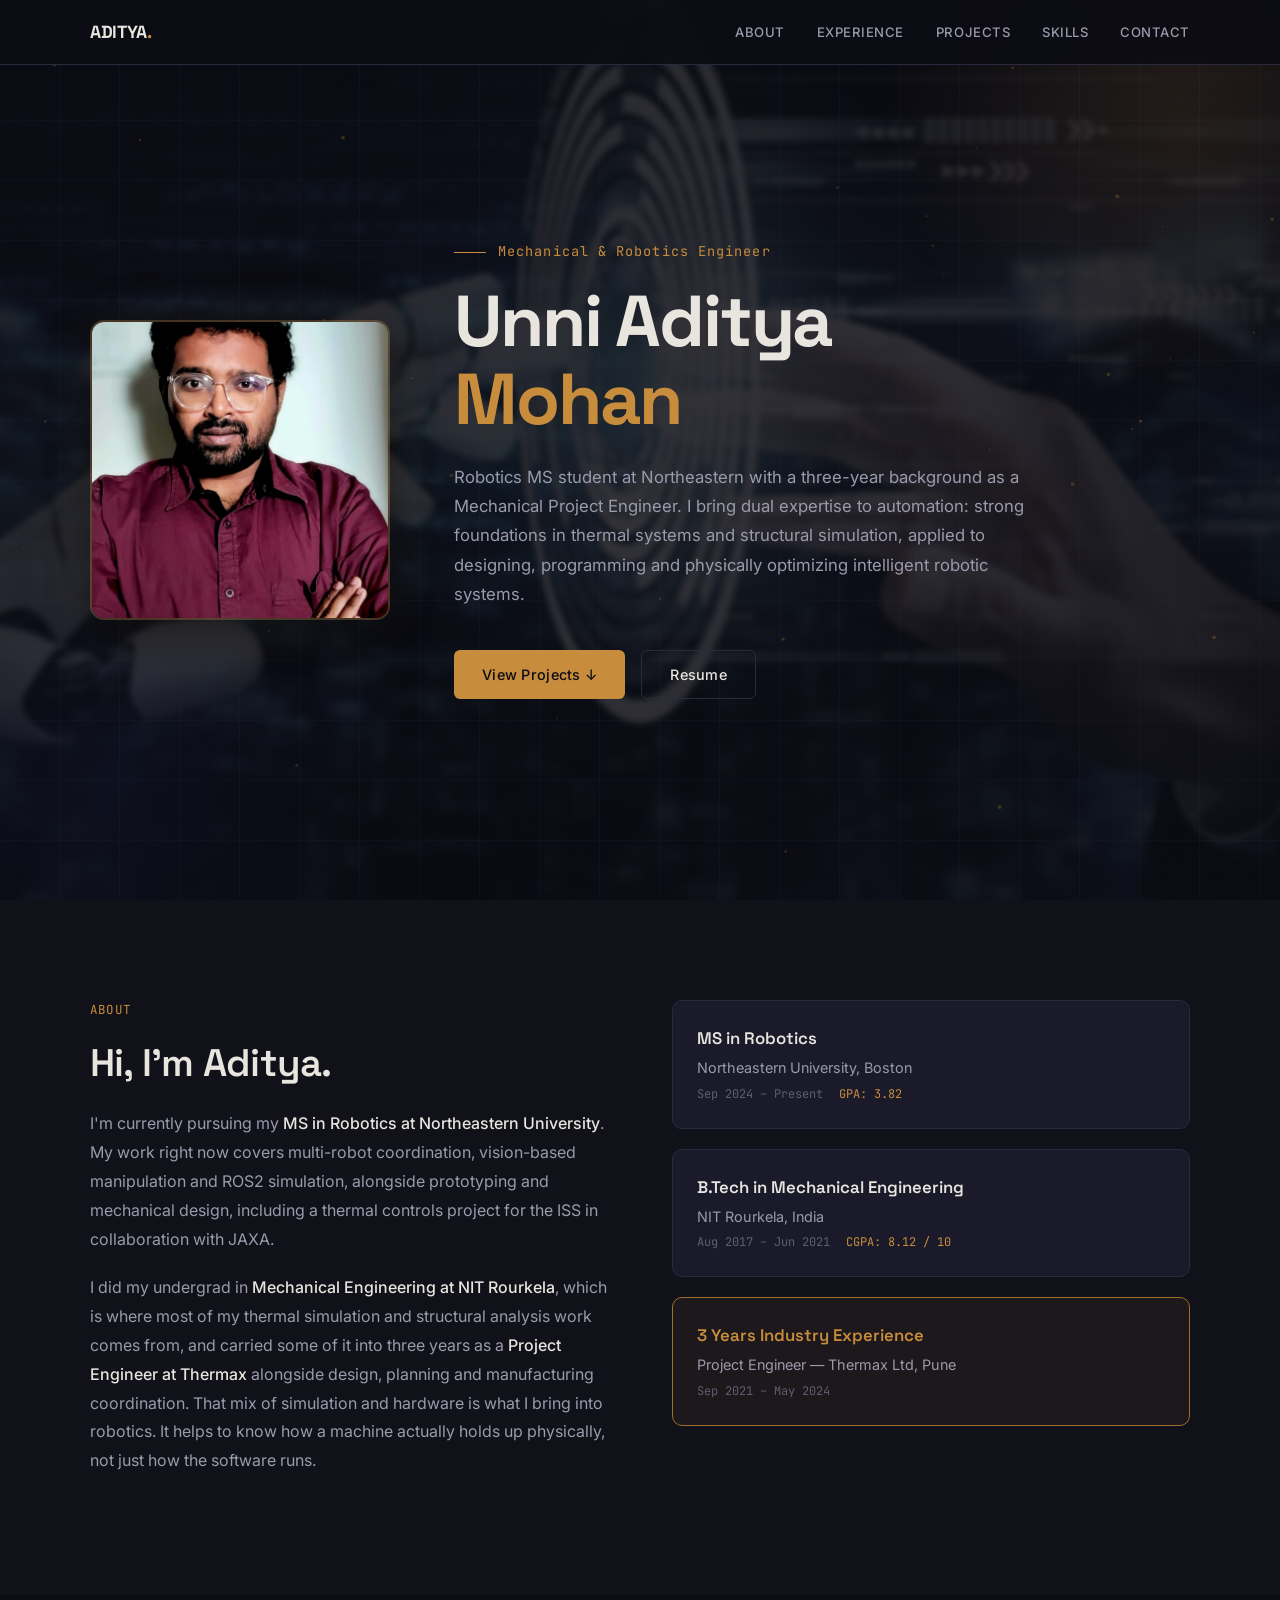
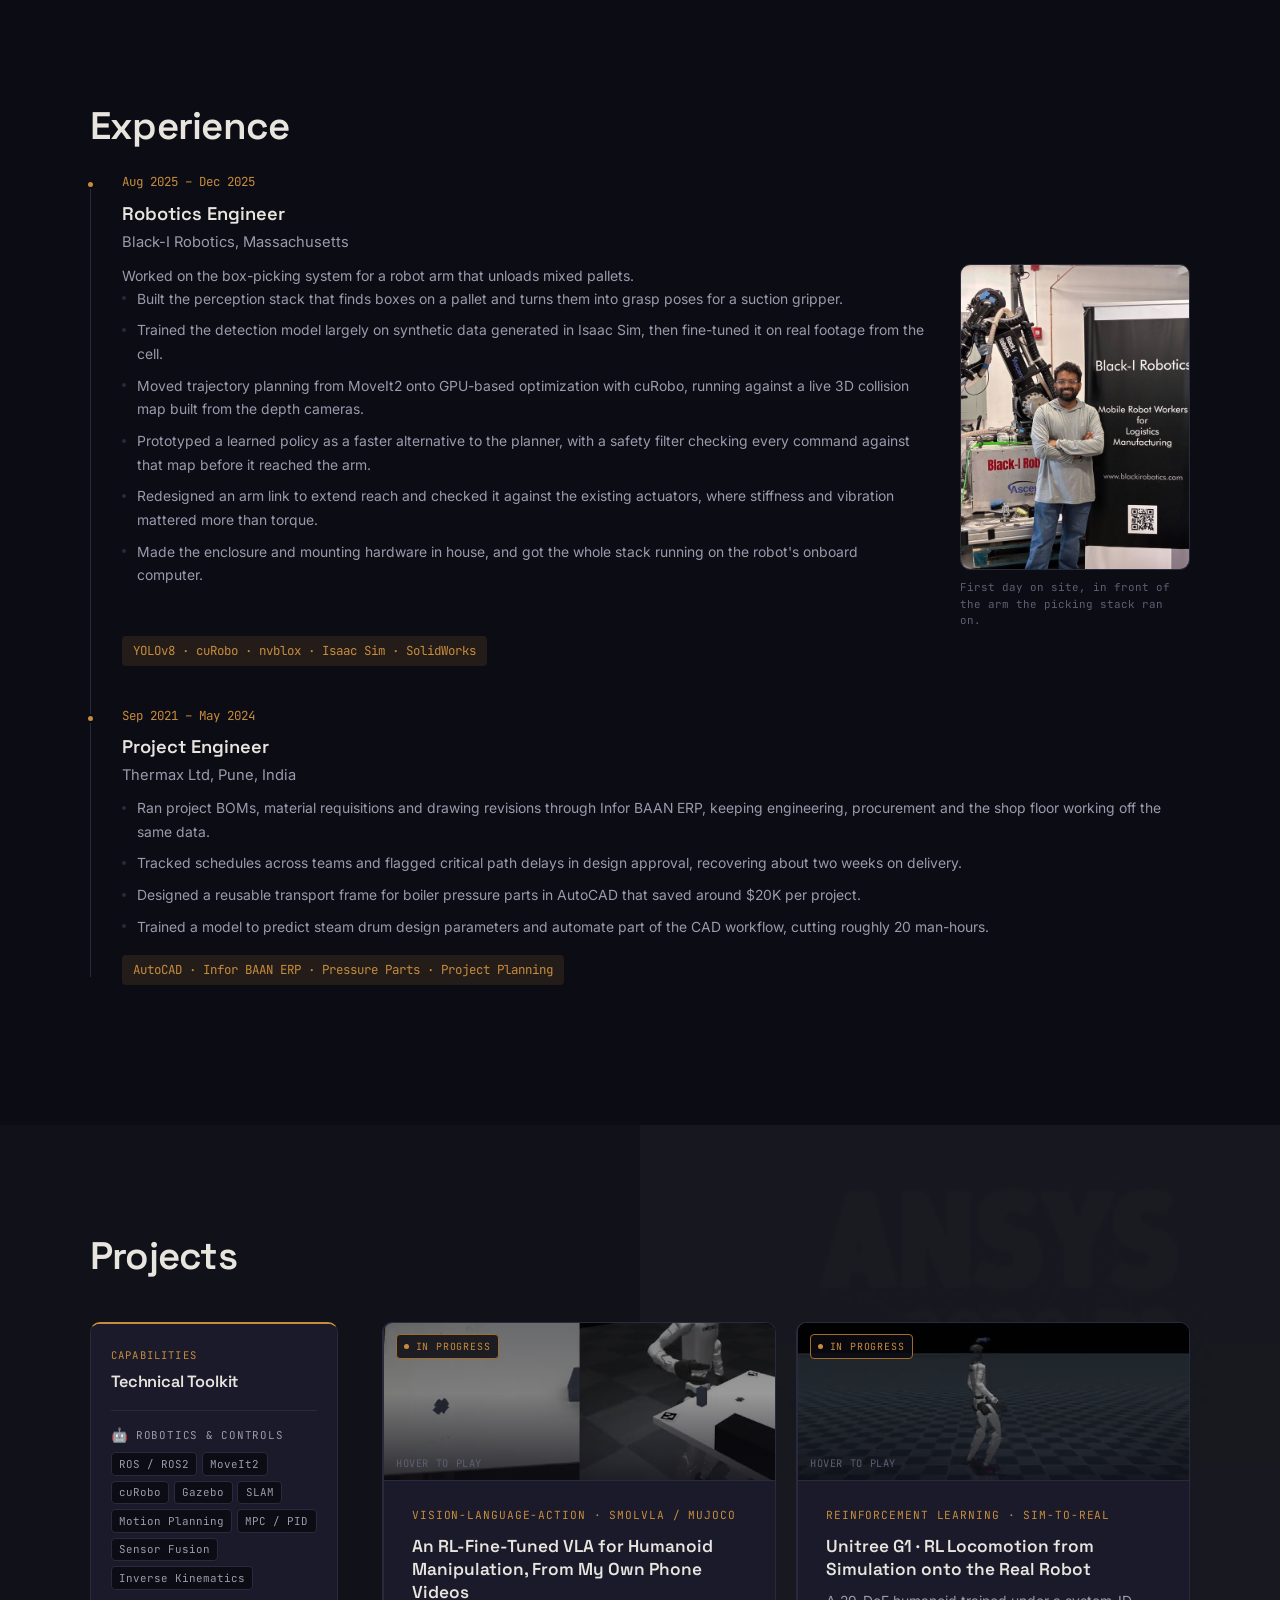
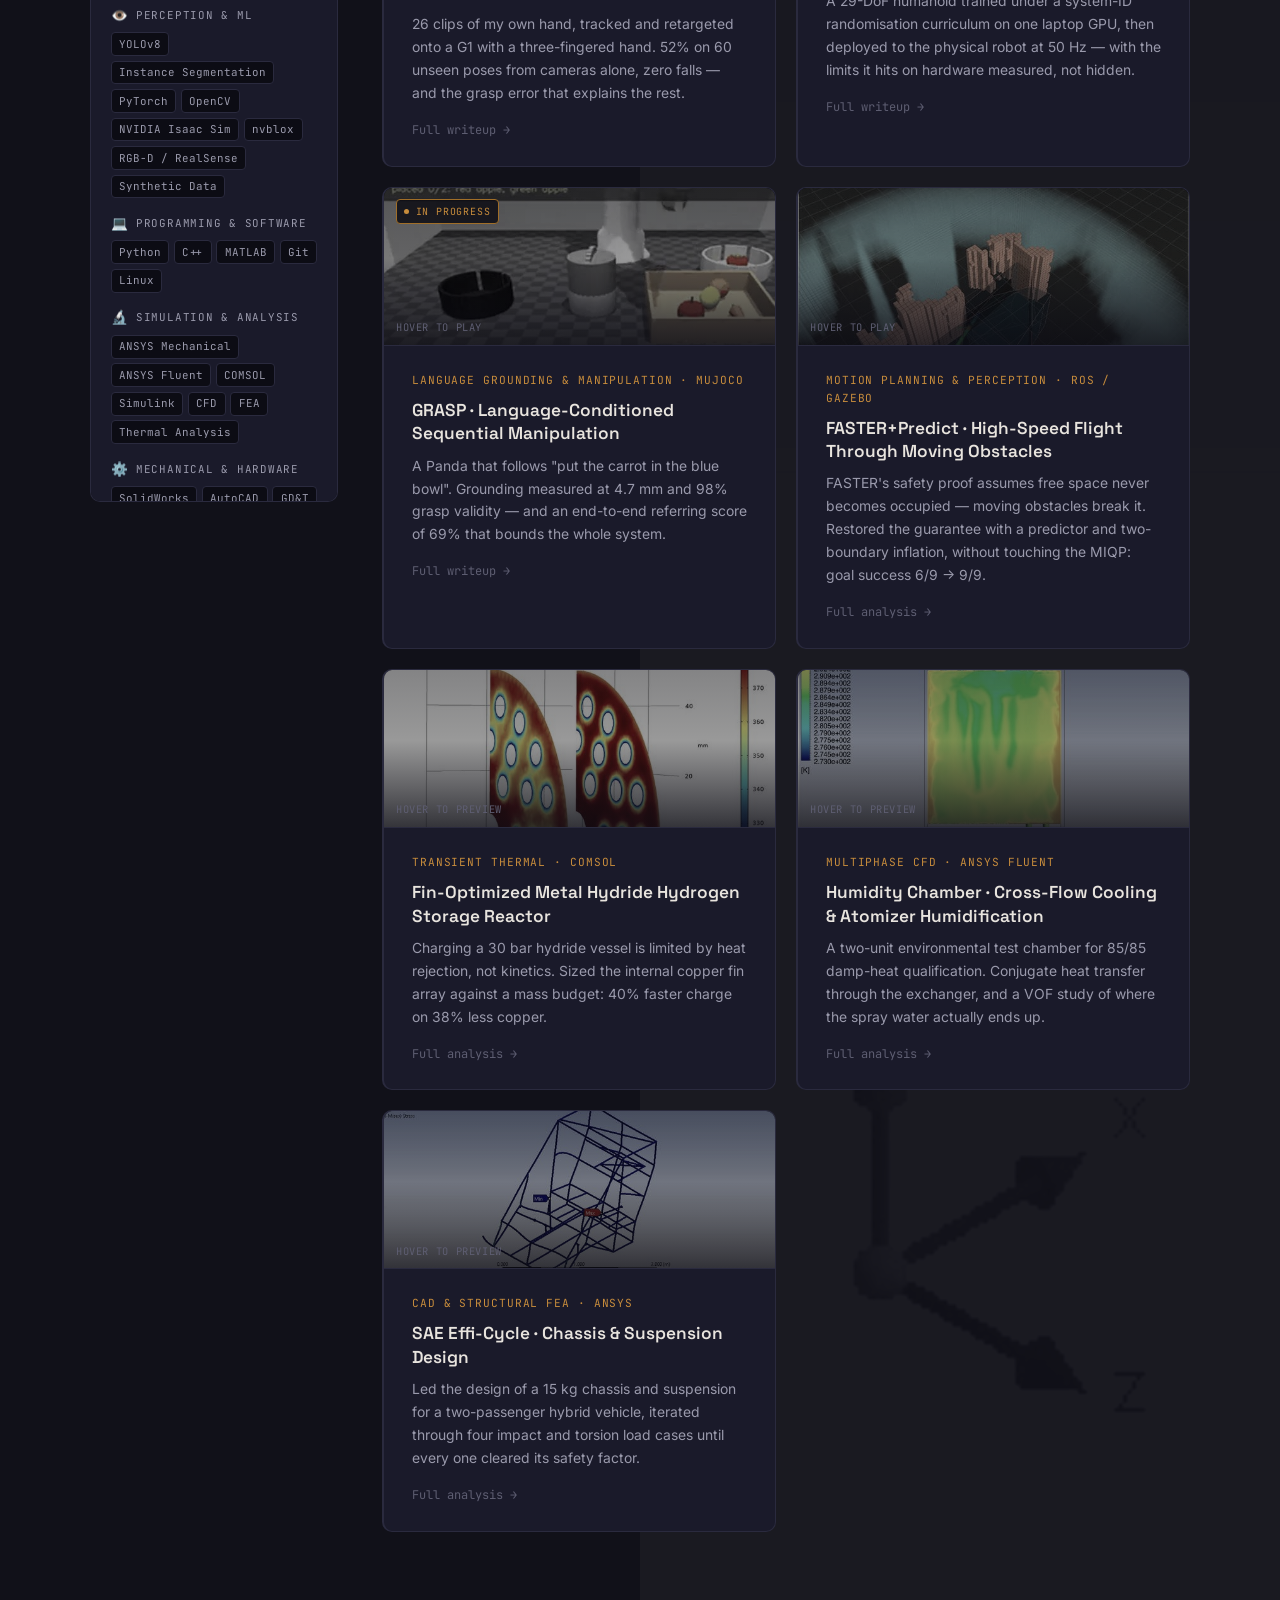
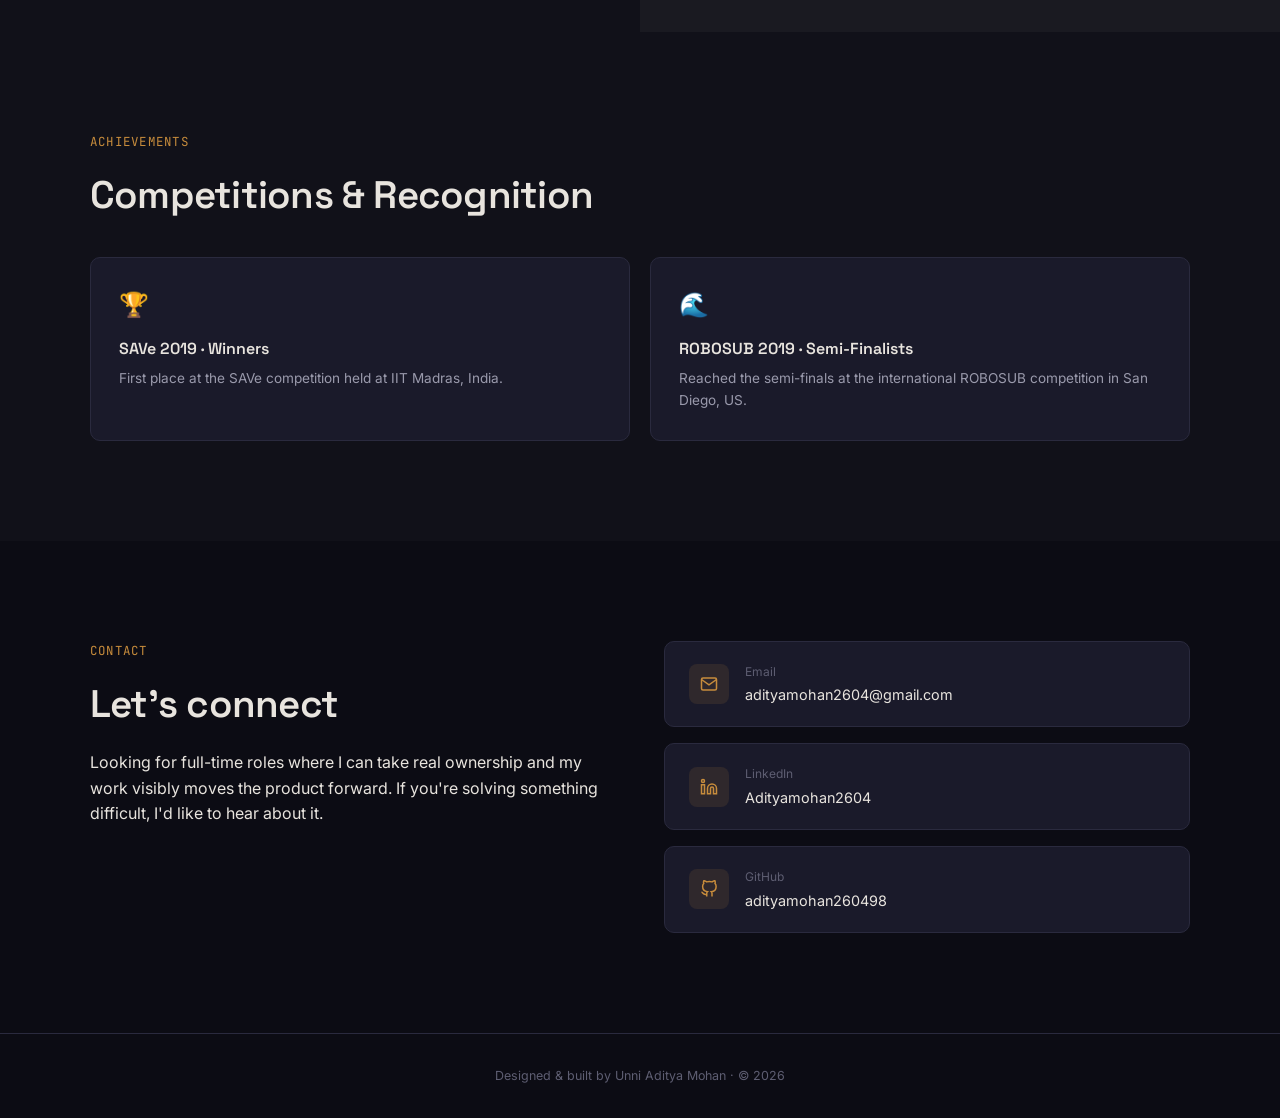
<file: index.html>
<!DOCTYPE html>
<html lang="en">
<head>
  <meta charset="UTF-8">
  <meta name="viewport" content="width=device-width, initial-scale=1.0">
  <title>Unni Aditya Mohan · Mechanical & Robotics Engineer</title>
  <meta name="description" content="Portfolio of Unni Aditya Mohan. Mechanical and robotics engineer: thermal and structural simulation, machine design, robot perception and motion planning. MS Robotics at Northeastern University.">
  <link rel="preconnect" href="https://fonts.googleapis.com">
  <link rel="preconnect" href="https://fonts.gstatic.com" crossorigin>
  <link href="https://fonts.googleapis.com/css2?family=Space+Grotesk:wght@400;500;600;700&family=Inter:wght@300;400;500;600&family=JetBrains+Mono:wght@400;500&display=swap" rel="stylesheet">
  <link rel="stylesheet" href="assets/css/main.css?v=7">
</head>
<body>

<!-- ════════════════════════════════════════════ NAV ════════════════════════════════════════════ -->
<nav>
  <div class="nav-inner">
    <a class="nav-logo" href="#">ADITYA<span>.</span></a>
    <button class="hamburger" onclick="document.querySelector('.nav-links').classList.toggle('open')" aria-label="Menu">
      <span></span><span></span><span></span>
    </button>
    <ul class="nav-links">
      <li><a href="#about">About</a></li>
      <li><a href="#experience">Experience</a></li>
      <li><a href="#projects">Projects</a></li>
      <li><a href="#skills">Skills</a></li>
      <li><a href="#contact">Contact</a></li>
    </ul>
  </div>
</nav>

<!-- ════════════════════════════════════════════ HERO ════════════════════════════════════════════ -->
<section class="hero">
  <div class="hero-bg"></div>
  <div class="hero-overlay"></div>
  <div class="hero-glow-2"></div>
  <canvas id="hero-particles"></canvas>
  <div class="hero-inner">
    <div class="hero-content">
      <div class="hero-eyebrow">Mechanical &amp; Robotics Engineer</div>
      <h1>Unni Aditya<br><span class="accent">Mohan</span></h1>
      <p class="hero-desc">
        Robotics MS student at Northeastern with a three-year background as a Mechanical
        Project Engineer. I bring dual expertise to automation: strong foundations in thermal
        systems and structural simulation, applied to designing, programming and physically
        optimizing intelligent robotic systems.
      </p>
      <div class="hero-ctas">
        <a href="#projects" class="btn btn-primary">View Projects &darr;</a>
        <a href="resume.pdf" class="btn btn-outline" target="_blank">Resume</a>
      </div>
    </div>
    <div class="hero-pic">
      <img src="assets/images/background/profile_pic.jpg" alt="Unni Aditya Mohan">
    </div>
  </div>
</section>

<!-- ════════════════════════════════════════════ ABOUT ════════════════════════════════════════════ -->
<section id="about">
  <div class="section-inner">
    <div class="about-grid">
      <div class="about-text reveal">
        <div class="section-label">About</div>
        <div class="section-title">Hi, I'm Aditya.</div>
        <p>
          I'm currently pursuing my <strong>MS in Robotics at Northeastern University</strong>.
          My work right now covers multi-robot coordination, vision-based manipulation and
          ROS2 simulation, alongside prototyping and mechanical design, including a thermal
          controls project for the ISS in collaboration with JAXA.
        </p>
        <p>
          I did my undergrad in <strong>Mechanical Engineering at NIT Rourkela</strong>, which
          is where most of my thermal simulation and structural analysis work comes from, and
          carried some of it into three years as a <strong>Project Engineer at Thermax</strong>
          alongside design, planning and manufacturing coordination. That mix of simulation and
          hardware is what I bring into robotics. It helps to know how a machine actually holds
          up physically, not just how the software runs.
        </p>
      </div>
      <div class="edu-cards reveal">
        <div class="edu-card">
          <div class="edu-degree">MS in Robotics</div>
          <div class="edu-school">Northeastern University, Boston</div>
          <div class="edu-meta">
            <span>Sep 2024 &ndash; Present</span>
            <span class="gpa">GPA: 3.82</span>
          </div>
        </div>
        <div class="edu-card">
          <div class="edu-degree">B.Tech in Mechanical Engineering</div>
          <div class="edu-school">NIT Rourkela, India</div>
          <div class="edu-meta">
            <span>Aug 2017 &ndash; Jun 2021</span>
            <span class="gpa">CGPA: 8.12 / 10</span>
          </div>
        </div>
        <div class="edu-card" style="border-color: var(--accent-dim); background: var(--accent-soft);">
          <div class="edu-degree" style="color: var(--accent);">3 Years Industry Experience</div>
          <div class="edu-school">Project Engineer &mdash; Thermax Ltd, Pune</div>
          <div class="edu-meta"><span>Sep 2021 &ndash; May 2024</span></div>
        </div>
      </div>
    </div>
  </div>
</section>

<!-- ════════════════════════════════════════════ EXPERIENCE ════════════════════════════════════════════ -->
<section id="experience">
  <div class="section-inner">
    <div class="section-title reveal">Experience</div>
    <div class="timeline">

      <div class="timeline-item reveal">
        <div class="timeline-date">Aug 2025 &ndash; Dec 2025</div>
        <div class="timeline-role">Robotics Engineer</div>
        <div class="timeline-company">Black-I Robotics, Massachusetts</div>

        <div class="exp-split">
          <div class="exp-main">
            <div class="timeline-desc">
              Worked on the box-picking system for a robot arm that unloads mixed pallets.
            </div>
            <div class="exp-group">
              <ul>
                <li>Built the perception stack that finds boxes on a pallet and turns them into grasp poses for a suction gripper.</li>
                <li>Trained the detection model largely on synthetic data generated in Isaac Sim, then fine-tuned it on real footage from the cell.</li>
                <li>Moved trajectory planning from MoveIt2 onto GPU-based optimization with cuRobo, running against a live 3D collision map built from the depth cameras.</li>
                <li>Prototyped a learned policy as a faster alternative to the planner, with a safety filter checking every command against that map before it reached the arm.</li>
                <li>Redesigned an arm link to extend reach and checked it against the existing actuators, where stiffness and vibration mattered more than torque.</li>
                <li>Made the enclosure and mounting hardware in house, and got the whole stack running on the robot's onboard computer.</li>
              </ul>
            </div>
          </div>

          <figure class="exp-photo reveal">
            <img src="assets/images/black-i/joining.jpg" alt="Unni Aditya Mohan at Black-I Robotics, in front of the robot arm" loading="lazy">
            <figcaption>First day on site, in front of the arm the picking stack ran on.</figcaption>
          </figure>
        </div>

        <div class="timeline-highlight">YOLOv8 · cuRobo · nvblox · Isaac Sim · SolidWorks</div>
      </div>

      <div class="timeline-item reveal">
        <div class="timeline-date">Sep 2021 &ndash; May 2024</div>
        <div class="timeline-role">Project Engineer</div>
        <div class="timeline-company">Thermax Ltd, Pune, India</div>
        <div class="exp-group">
          <ul>
            <li>Ran project BOMs, material requisitions and drawing revisions through Infor BAAN ERP, keeping engineering, procurement and the shop floor working off the same data.</li>
            <li>Tracked schedules across teams and flagged critical path delays in design approval, recovering about two weeks on delivery.</li>
            <li>Designed a reusable transport frame for boiler pressure parts in AutoCAD that saved around $20K per project.</li>
            <li>Trained a model to predict steam drum design parameters and automate part of the CAD workflow, cutting roughly 20 man-hours.</li>
          </ul>
        </div>
        <div class="timeline-highlight">AutoCAD · Infor BAAN ERP · Pressure Parts · Project Planning</div>
      </div>

    </div>
  </div>
</section>



<!-- ════════════════════════════════════════════ PROJECTS ════════════════════════════════════════════ -->
<section id="projects">
  <div class="section-inner">
    <div class="section-title reveal">Projects</div>

    <div class="projects-split">
      <aside class="skills-rail" id="skills" aria-label="Technical skills">
        <div class="rail-head">
          <div class="rail-eyebrow">Capabilities</div>
          <div class="rail-title">Technical Toolkit</div>
        </div>
        <div class="rail-group">
          <div class="rail-cat"><span class="rail-ico">🤖</span>Robotics &amp; Controls</div>
          <div class="rail-tags">
            <span class="skill-tag">ROS / ROS2</span>
            <span class="skill-tag">MoveIt2</span>
            <span class="skill-tag">cuRobo</span>
            <span class="skill-tag">Gazebo</span>
            <span class="skill-tag">SLAM</span>
            <span class="skill-tag">Motion Planning</span>
            <span class="skill-tag">MPC / PID</span>
            <span class="skill-tag">Sensor Fusion</span>
            <span class="skill-tag">Inverse Kinematics</span>
          </div>
        </div>
        <div class="rail-group">
          <div class="rail-cat"><span class="rail-ico">👁️</span>Perception &amp; ML</div>
          <div class="rail-tags">
            <span class="skill-tag">YOLOv8</span>
            <span class="skill-tag">Instance Segmentation</span>
            <span class="skill-tag">PyTorch</span>
            <span class="skill-tag">OpenCV</span>
            <span class="skill-tag">NVIDIA Isaac Sim</span>
            <span class="skill-tag">nvblox</span>
            <span class="skill-tag">RGB-D / RealSense</span>
            <span class="skill-tag">Synthetic Data</span>
          </div>
        </div>
        <div class="rail-group">
          <div class="rail-cat"><span class="rail-ico">💻</span>Programming &amp; Software</div>
          <div class="rail-tags">
            <span class="skill-tag">Python</span>
            <span class="skill-tag">C++</span>
            <span class="skill-tag">MATLAB</span>
            <span class="skill-tag">Git</span>
            <span class="skill-tag">Linux</span>
          </div>
        </div>
        <div class="rail-group">
          <div class="rail-cat"><span class="rail-ico">🔬</span>Simulation &amp; Analysis</div>
          <div class="rail-tags">
            <span class="skill-tag">ANSYS Mechanical</span>
            <span class="skill-tag">ANSYS Fluent</span>
            <span class="skill-tag">COMSOL</span>
            <span class="skill-tag">Simulink</span>
            <span class="skill-tag">CFD</span>
            <span class="skill-tag">FEA</span>
            <span class="skill-tag">Thermal Analysis</span>
          </div>
        </div>
        <div class="rail-group">
          <div class="rail-cat"><span class="rail-ico">⚙️</span>Mechanical &amp; Hardware</div>
          <div class="rail-tags">
            <span class="skill-tag">SolidWorks</span>
            <span class="skill-tag">AutoCAD</span>
            <span class="skill-tag">GD&amp;T</span>
            <span class="skill-tag">DFM / DFA</span>
            <span class="skill-tag">3D Printing</span>
            <span class="skill-tag">Laser Cutting</span>
            <span class="skill-tag">CNC Machining</span>
            <span class="skill-tag">Arduino</span>
          </div>
        </div>
      </aside>

      <div class="projects-main">
      <!-- ──── PROJECT INDEX ────────────────────────────────────────────────
           Each card links to its own detail page. The .pc-preview band cycles
           result thumbnails on hover. Frames 2+ use data-src so the landing
           page only loads one image per card.
           Thumbnails are generated by tools/build_thumbs.py.
      ───────────────────────────────────────────────────────────────────── -->
      <div class="project-index">

        <!-- Cards with a .pc-wip pip are live projects — the detail page carries a
             .wip-banner saying what works today and what is still open. -->
        <a class="project-card reveal" id="p-humanoid-vla" href="projects/humanoid-vla.html">
          <div class="pc-preview" data-interval="1000">
            <img class="active" src="assets/images/thumbs/humanoid-vla/01.jpg" alt="Tracked human hand grasping a block beside the G1 doing the same in MuJoCo">
            <img data-src="assets/images/thumbs/humanoid-vla/02.jpg" alt="MediaPipe hand track next to the retargeted robot motion">
            <img data-src="assets/images/thumbs/humanoid-vla/03.jpg" alt="G1 and Dex3-1 hand lifting the block">
            <img data-src="assets/images/thumbs/humanoid-vla/04.jpg" alt="Hand and robot placing the block on the star">
            <video data-src="assets/videos/humanoid-vla/card-loop.mp4" loop muted playsinline preload="none"
                   aria-hidden="true" tabindex="-1"></video>
            <span class="pc-wip">In progress</span>
            <span class="pc-hint">Hover to play</span>
            <div class="pc-dots"><i class="on"></i><i></i><i></i><i></i></div>
          </div>
          <div class="pc-body">
            <div class="pc-type">Vision-Language-Action · SmolVLA / MuJoCo</div>
            <div class="pc-title">An RL-Fine-Tuned VLA for Humanoid Manipulation, From My Own Phone Videos</div>
            <div class="pc-desc">
              26 clips of my own hand, tracked and retargeted onto a G1 with a three-fingered hand. 52% on 60
              unseen poses from cameras alone, zero falls — and the grasp error that explains the rest.
            </div>
            <div class="pc-go">Full writeup <span>→</span></div>
          </div>
        </a>

        <a class="project-card reveal" id="p-g1-locomotion" href="projects/g1-locomotion.html">
          <div class="pc-preview" data-interval="1000">
            <!-- Simulation footage only. The real-robot video lives on the project
                 page, where it has room and a caption. -->
            <img class="active" src="assets/images/thumbs/g1-locomotion/01.jpg" alt="Unitree G1 humanoid walking forward in MuJoCo">
            <img data-src="assets/images/thumbs/g1-locomotion/02.jpg" alt="G1 stepping sideways with command velocity arrow">
            <img data-src="assets/images/thumbs/g1-locomotion/03.jpg" alt="G1 support phase with foot contact markers">
            <img data-src="assets/images/thumbs/g1-locomotion/04.jpg" alt="G1 walking backward during the distance sequence">
            <video data-src="assets/videos/g1/card-loop.mp4" loop muted playsinline preload="none"
                   aria-hidden="true" tabindex="-1"></video>
            <span class="pc-wip">In progress</span>
            <span class="pc-hint">Hover to play</span>
            <div class="pc-dots"><i class="on"></i><i></i><i></i><i></i></div>
          </div>
          <div class="pc-body">
            <div class="pc-type">Reinforcement Learning · Sim-to-Real</div>
            <div class="pc-title">Unitree G1 · RL Locomotion from Simulation onto the Real Robot</div>
            <div class="pc-desc">
              A 29-DoF humanoid trained under a system-ID randomisation curriculum on one laptop GPU, then
              deployed to the physical robot at 50 Hz — with the limits it hits on hardware measured, not hidden.
            </div>
            <div class="pc-go">Full writeup <span>→</span></div>
          </div>
        </a>

        <a class="project-card reveal" id="p-kitchen-pick-place" href="projects/kitchen-pick-place.html">
          <div class="pc-preview" data-interval="1000">
            <img class="active" src="assets/images/thumbs/kitchen-pick-place/01.jpg" alt="OWLv2 grounding with oriented bounding boxes on kitchen objects">
            <img data-src="assets/images/thumbs/kitchen-pick-place/02.jpg" alt="Franka Panda executing a pick in the randomised kitchen">
            <img data-src="assets/images/thumbs/kitchen-pick-place/03.jpg" alt="Command to VLM to execution pipeline demo">
            <img data-src="assets/images/thumbs/kitchen-pick-place/04.jpg" alt="Forearm camera view of the counter">
            <video data-src="assets/videos/kitchen/card-loop.mp4" loop muted playsinline preload="none"
                   aria-hidden="true" tabindex="-1"></video>
            <span class="pc-wip">In progress</span>
            <span class="pc-hint">Hover to play</span>
            <div class="pc-dots"><i class="on"></i><i></i><i></i><i></i></div>
          </div>
          <div class="pc-body">
            <div class="pc-type">Language Grounding &amp; Manipulation · MuJoCo</div>
            <div class="pc-title">GRASP · Language-Conditioned Sequential Manipulation</div>
            <div class="pc-desc">
              A Panda that follows "put the carrot in the blue bowl". Grounding measured at 4.7 mm and 98%
              grasp validity — and an end-to-end referring score of 69% that bounds the whole system.
            </div>
            <div class="pc-go">Full writeup <span>→</span></div>
          </div>
        </a>

        <!-- This card plays a real clip on hover. The four stills below are the
             fallback: they cycle exactly like every other card if JS is off, if
             autoplay is blocked, or under prefers-reduced-motion. The video
             carries data-src so the clip is only fetched once someone hovers. -->
        <a class="project-card reveal" id="p-faster-dynamic" href="projects/faster-dynamic.html">
          <div class="pc-preview" data-interval="1000">
            <img class="active" src="assets/images/thumbs/faster-dynamic/01.jpg" alt="RViz view of occupancy voxels, unknown space and the committed trajectory">
            <img data-src="assets/images/thumbs/faster-dynamic/02.jpg" alt="Gazebo corridor world with moving wall panels">
            <img data-src="assets/images/thumbs/faster-dynamic/03.jpg" alt="Convex corridor polyhedra around the planned path">
            <img data-src="assets/images/thumbs/faster-dynamic/04.jpg" alt="Dynamic forest world in Gazebo">
            <video data-src="assets/videos/faster/card-loop.mp4" loop muted playsinline preload="none"
                   aria-hidden="true" tabindex="-1"></video>
            <span class="pc-hint">Hover to play</span>
            <div class="pc-dots"><i class="on"></i><i></i><i></i><i></i></div>
          </div>
          <div class="pc-body">
            <div class="pc-type">Motion Planning &amp; Perception · ROS / Gazebo</div>
            <div class="pc-title">FASTER+Predict · High-Speed Flight Through Moving Obstacles</div>
            <div class="pc-desc">
              FASTER's safety proof assumes free space never becomes occupied — moving obstacles break it.
              Restored the guarantee with a predictor and two-boundary inflation, without touching the MIQP:
              goal success 6/9 → 9/9.
            </div>
            <div class="pc-go">Full analysis <span>→</span></div>
          </div>
        </a>

        <a class="project-card reveal" id="p-metal-hydride-reactor" href="projects/metal-hydride-reactor.html">
          <div class="pc-preview" data-interval="1000">
            <img class="active" src="assets/images/thumbs/metal-hydride-reactor/01.jpg" alt="Hydride bed temperature field at 50 s">
            <img data-src="assets/images/thumbs/metal-hydride-reactor/02.jpg" alt="Hydride bed temperature field at 200 s">
            <img data-src="assets/images/thumbs/metal-hydride-reactor/03.jpg" alt="3-D quarter-symmetry reactor model">
            <img data-src="assets/images/thumbs/metal-hydride-reactor/04.jpg" alt="2-D cross-section with 60 cooling tubes">
            <span class="pc-hint">Hover to preview</span>
            <div class="pc-dots"><i class="on"></i><i></i><i></i><i></i></div>
          </div>
          <div class="pc-body">
            <div class="pc-type">Transient Thermal · COMSOL</div>
            <div class="pc-title">Fin-Optimized Metal Hydride Hydrogen Storage Reactor</div>
            <div class="pc-desc">
              Charging a 30 bar hydride vessel is limited by heat rejection, not kinetics. Sized the internal copper
              fin array against a mass budget: 40% faster charge on 38% less copper.
            </div>
            <div class="pc-go">Full analysis <span>→</span></div>
          </div>
        </a>

        <a class="project-card reveal" id="p-humidity-chamber" href="projects/humidity-chamber.html">
          <div class="pc-preview" data-interval="1000">
            <img class="active" src="assets/images/thumbs/humidity-chamber/01.jpg" alt="Air-side temperature field through the heat exchanger">
            <img data-src="assets/images/thumbs/humidity-chamber/02.jpg" alt="Air velocity streamlines through the exchanger core">
            <img data-src="assets/images/thumbs/humidity-chamber/03.jpg" alt="Atomizer spray volume fraction at the orifices">
            <img data-src="assets/images/thumbs/humidity-chamber/04.jpg" alt="Cross-flow finned heat exchanger CAD">
            <span class="pc-hint">Hover to preview</span>
            <div class="pc-dots"><i class="on"></i><i></i><i></i><i></i></div>
          </div>
          <div class="pc-body">
            <div class="pc-type">Multiphase CFD · ANSYS Fluent</div>
            <div class="pc-title">Humidity Chamber · Cross-Flow Cooling &amp; Atomizer Humidification</div>
            <div class="pc-desc">
              A two-unit environmental test chamber for 85/85 damp-heat qualification. Conjugate heat transfer through
              the exchanger, and a VOF study of where the spray water actually ends up.
            </div>
            <div class="pc-go">Full analysis <span>→</span></div>
          </div>
        </a>

        <!-- ══════════════════════════════════════════════════════════════
           PARKED: ISS Active Thermal Control System
           Writeup source is still at content/iss-thermal-control.frag.
           To put it back: uncomment this card, re-enable the entry in
           PAGES in tools/build_project_pages.py, then run that script.
           ══════════════════════════════════════════════════════════════
       No result imagery captured for this one yet. Drop screenshots into
             assets/images/iss-thermal/, list them in tools/build_thumbs.py, then
             replace this .pc-stat band with an image band like the cards above. 
        <a class="project-card reveal" id="p-iss-thermal-control" href="projects/iss-thermal-control.html">
          <div class="pc-preview pc-stat">
            <div class="pc-stat-num">13.9<small> kW</small></div>
            <div class="pc-stat-label">Peak solar load · 6 panels</div>
          </div>
          <div class="pc-body">
            <div class="pc-type">Thermal Controls · ROS 2</div>
            <div class="pc-title">ISS Active Thermal Control System</div>
            <div class="pc-desc">
              A two-stage water-to-ammonia heat rejection architecture in C++, with a URDF-derived conduction network
              integrated at 10 Hz. Built for Space Station OS in collaboration with JAXA.
            </div>
            <div class="pc-go">Full analysis <span>→</span></div>
          </div>
        </a>
      -->

        <a class="project-card reveal" id="p-effi-cycle" href="projects/effi-cycle.html">
          <div class="pc-preview" data-interval="1000">
            <img class="active" src="assets/images/thumbs/effi-cycle/01.jpg" alt="Von Mises stress under front impact">
            <img data-src="assets/images/thumbs/effi-cycle/02.jpg" alt="Total deformation contour">
            <img data-src="assets/images/thumbs/effi-cycle/03.jpg" alt="Factor of safety contour">
            <img data-src="assets/images/thumbs/effi-cycle/04.jpg" alt="Chassis CAD top view">
            <span class="pc-hint">Hover to preview</span>
            <div class="pc-dots"><i class="on"></i><i></i><i></i><i></i></div>
          </div>
          <div class="pc-body">
            <div class="pc-type">CAD &amp; Structural FEA · ANSYS</div>
            <div class="pc-title">SAE Effi-Cycle · Chassis &amp; Suspension Design</div>
            <div class="pc-desc">
              Led the design of a 15 kg chassis and suspension for a two-passenger hybrid vehicle, iterated through
              four impact and torsion load cases until every one cleared its safety factor.
            </div>
            <div class="pc-go">Full analysis <span>→</span></div>
          </div>
        </a>

      </div>
      </div>
    </div>

    <!--
      ══════════════════════════════════════════════════════════════
      ADDING A PROJECT (see README for the full steps)
      ══════════════════════════════════════════════════════════════
      1. Write the writeup body into  content/<slug>.frag
      2. Register it in  PAGES  in tools/build_project_pages.py
      3. Add hover thumbnails via  THUMBS  in tools/build_thumbs.py
      4. Copy a .project-card above; the id MUST be  p-<slug>
         (the detail page's back link returns to that anchor)
      5. Run: python tools/build_project_pages.py
      ══════════════════════════════════════════════════════════════
    -->

  </div>
</section>





<!-- ════════════════════════════════════════════ ACHIEVEMENTS ════════════════════════════════════════════ -->
<section id="achievements">
  <div class="section-inner">
    <div class="section-label reveal">Achievements</div>
    <div class="section-title reveal">Competitions &amp; Recognition</div>
    <div class="achieve-grid" style="margin-top: 2rem;">
      <div class="achieve-card reveal">
        <div class="achieve-icon">🏆</div>
        <div class="achieve-title">SAVe 2019 · Winners</div>
        <div class="achieve-desc">First place at the SAVe competition held at IIT Madras, India.</div>
      </div>
      <div class="achieve-card reveal">
        <div class="achieve-icon">🌊</div>
        <div class="achieve-title">ROBOSUB 2019 · Semi-Finalists</div>
        <div class="achieve-desc">Reached the semi-finals at the international ROBOSUB competition in San Diego, US.</div>
      </div>
    </div>
  </div>
</section>

<!-- ════════════════════════════════════════════ CONTACT ════════════════════════════════════════════ -->
<section id="contact">
  <div class="section-inner">
    <div class="contact-grid">
      <div class="reveal">
        <div class="section-label">Contact</div>
        <div class="section-title">Let's connect</div>
        <p class="contact-text">
          Looking for full-time roles where I can take real ownership and my work visibly
          moves the product forward. If you're solving something difficult, I'd like to hear
          about it.
        </p>
      </div>
      <div class="contact-links reveal">
        <a href="mailto:adityamohan2604@gmail.com" class="contact-item">
          <div class="contact-icon">
            <svg viewBox="0 0 24 24"><path d="M4 4h16c1.1 0 2 .9 2 2v12c0 1.1-.9 2-2 2H4c-1.1 0-2-.9-2-2V6c0-1.1.9-2 2-2z"/><polyline points="22,6 12,13 2,6"/></svg>
          </div>
          <div>
            <div class="contact-item-label">Email</div>
            <div class="contact-item-value">adityamohan2604@gmail.com</div>
          </div>
        </a>
        <a href="https://linkedin.com/in/Adityamohan2604" class="contact-item" target="_blank">
          <div class="contact-icon">
            <svg viewBox="0 0 24 24"><path d="M16 8a6 6 0 0 1 6 6v7h-4v-7a2 2 0 0 0-2-2 2 2 0 0 0-2 2v7h-4v-7a6 6 0 0 1 6-6z"/><rect x="2" y="9" width="4" height="12"/><circle cx="4" cy="4" r="2"/></svg>
          </div>
          <div>
            <div class="contact-item-label">LinkedIn</div>
            <div class="contact-item-value">Adityamohan2604</div>
          </div>
        </a>
        <a href="https://github.com/adityamohan260498" class="contact-item" target="_blank">
          <div class="contact-icon">
            <svg viewBox="0 0 24 24"><path d="M9 19c-5 1.5-5-2.5-7-3m14 6v-3.87a3.37 3.37 0 0 0-.94-2.61c3.14-.35 6.44-1.54 6.44-7A5.44 5.44 0 0 0 20 4.77 5.07 5.07 0 0 0 19.91 1S18.73.65 16 2.48a13.38 13.38 0 0 0-7 0C6.27.65 5.09 1 5.09 1A5.07 5.07 0 0 0 5 4.77a5.44 5.44 0 0 0-1.5 3.78c0 5.42 3.3 6.61 6.44 7A3.37 3.37 0 0 0 9 18.13V22"/></svg>
          </div>
          <div>
            <div class="contact-item-label">GitHub</div>
            <div class="contact-item-value">adityamohan260498</div>
          </div>
        </a>
      </div>
    </div>
  </div>
</section>

<footer>
  <p>Designed &amp; built by Unni Aditya Mohan · © 2026</p>
</footer>

<script src="assets/js/main.js?v=7"></script>

</body>
</html>
</file>
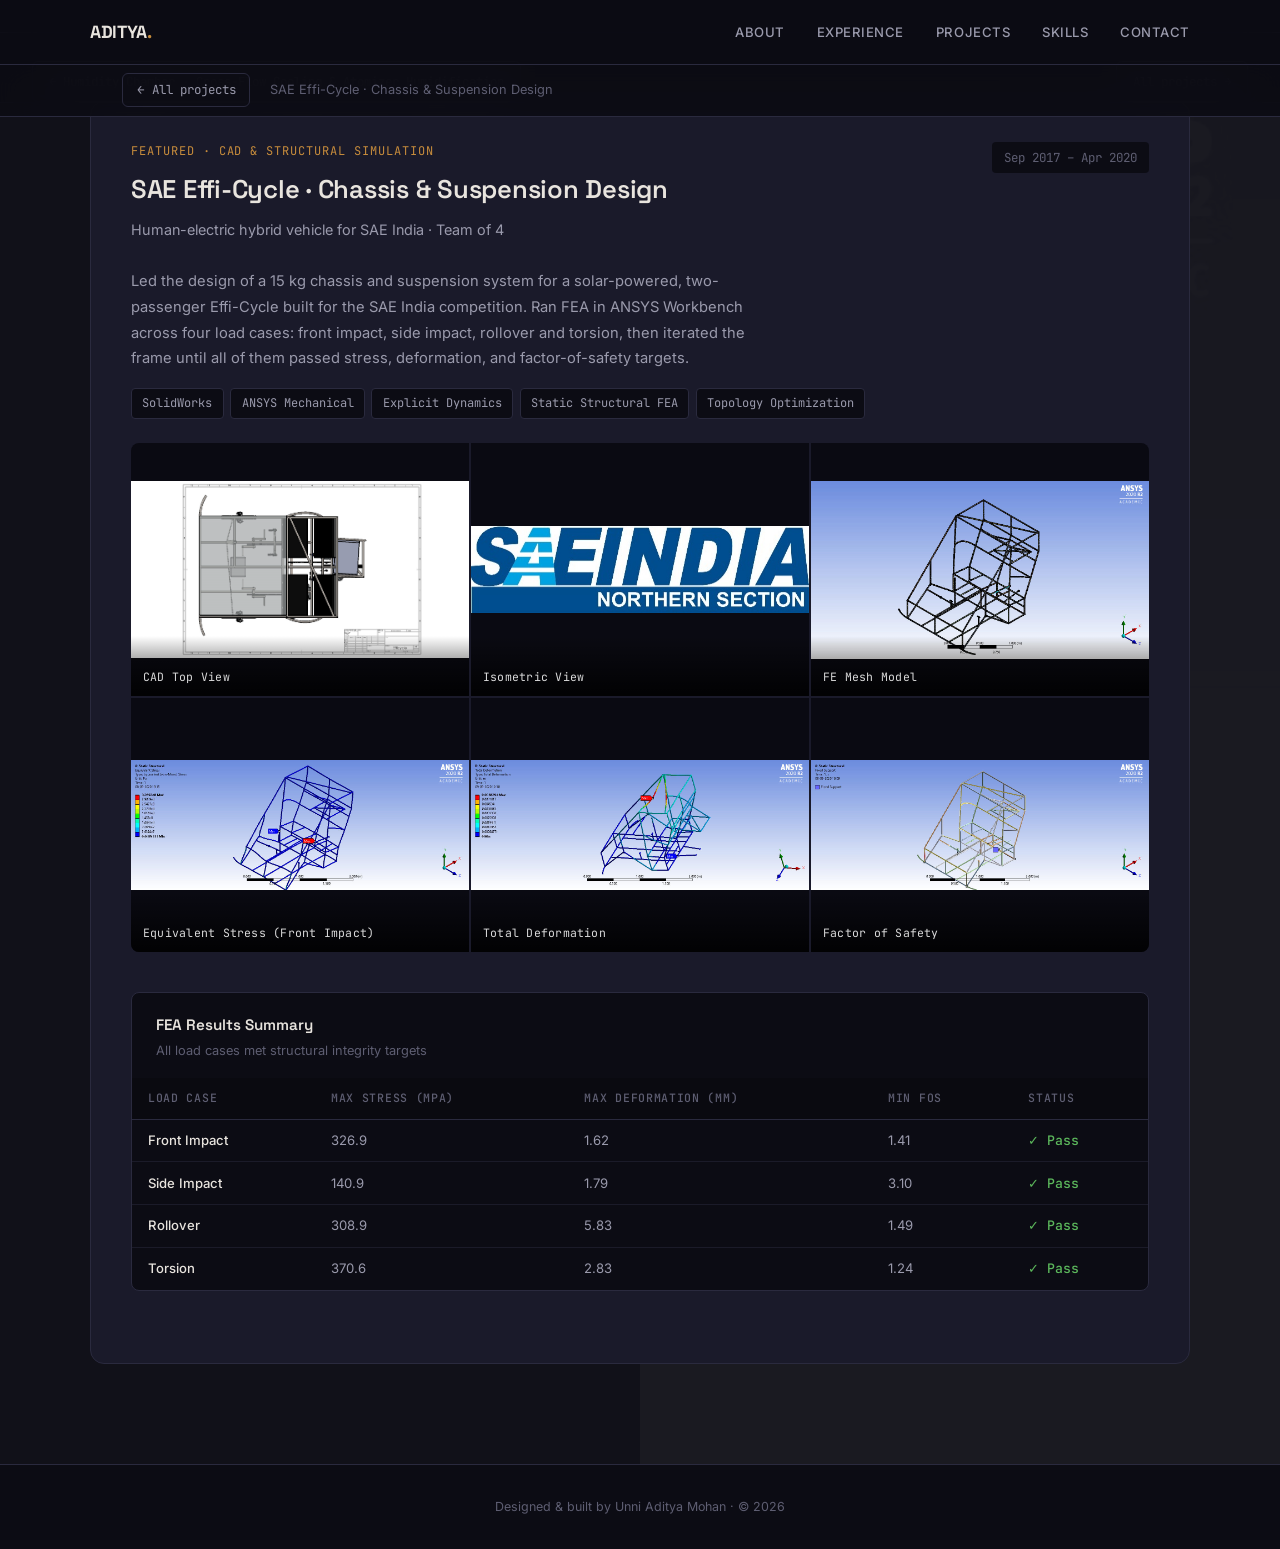
<file: projects/effi-cycle.html>
<!DOCTYPE html>
<!-- GENERATED FILE: do not edit directly.
     Source: content/effi-cycle.frag   Rebuild: python tools/build_project_pages.py -->
<html lang="en">
<head>
  <meta charset="UTF-8">
  <meta name="viewport" content="width=device-width, initial-scale=1.0">
  <title>SAE Effi-Cycle · Chassis & Suspension Design · Unni Aditya Mohan</title>
  <meta name="description" content="CAD and structural FEA of a 15 kg human-electric hybrid vehicle chassis and suspension, validated across four impact and torsion load cases in ANSYS Workbench.">
  <link rel="preconnect" href="https://fonts.googleapis.com">
  <link rel="preconnect" href="https://fonts.gstatic.com" crossorigin>
  <link href="https://fonts.googleapis.com/css2?family=Space+Grotesk:wght@400;500;600;700&family=Inter:wght@300;400;500;600&family=JetBrains+Mono:wght@400;500&display=swap" rel="stylesheet">
  <link rel="stylesheet" href="../assets/css/main.css?v=7">
</head>
<body>

<!-- ════════════════════════════════════════════ NAV ════════════════════════════════════════════ -->
<nav>
  <div class="nav-inner">
    <a class="nav-logo" href="../index.html">ADITYA<span>.</span></a>
    <button class="hamburger" onclick="document.querySelector('.nav-links').classList.toggle('open')" aria-label="Menu">
      <span></span><span></span><span></span>
    </button>
    <ul class="nav-links">
      <li><a href="../index.html#about">About</a></li>
      <li><a href="../index.html#experience">Experience</a></li>
      <li><a href="../index.html#projects">Projects</a></li>
      <li><a href="../index.html#skills">Skills</a></li>
      <li><a href="../index.html#contact">Contact</a></li>
    </ul>
  </div>
</nav>

<!-- ════════════════════════════════════════════ BACK BAR ════════════════════════════════════════════ -->
<div class="backbar">
  <div class="backbar-inner">
    <a class="back-link" href="../index.html#p-effi-cycle"><span>←</span> All projects</a>
    <span class="backbar-title">SAE Effi-Cycle · Chassis & Suspension Design</span>
  </div>
</div>

<!-- ════════════════════════════════════════════ PROJECT ════════════════════════════════════════════ -->
<section id="projects" class="project-detail">
  <div class="section-inner">

    <!-- ──── FEATURED: SAE Effi-Cycle ──── -->
    <div class="featured-project reveal">
      <div class="featured-header">
        <div>
          <div class="featured-label">Featured · CAD &amp; Structural Simulation</div>
          <div class="featured-title">SAE Effi-Cycle · Chassis &amp; Suspension Design</div>
          <div class="featured-subtitle">Human-electric hybrid vehicle for SAE India · Team of 4</div>
        </div>
        <div class="featured-date">Sep 2017 – Apr 2020</div>
      </div>
      <div class="featured-desc">
        Led the design of a 15 kg chassis and suspension system for a solar-powered, two-passenger
        Effi-Cycle built for the SAE India competition. Ran FEA in ANSYS Workbench across four load
        cases: front impact, side impact, rollover and torsion, then iterated the frame until all
        of them passed stress, deformation, and factor-of-safety targets.
      </div>
      <div class="featured-tech">
        <span class="skill-tag">SolidWorks</span>
        <span class="skill-tag">ANSYS Mechanical</span>
        <span class="skill-tag">Explicit Dynamics</span>
        <span class="skill-tag">Static Structural FEA</span>
        <span class="skill-tag">Topology Optimization</span>
      </div>

      <!-- IMAGE GALLERY: uses relative paths from assets/ folder -->
      <div class="project-gallery">
        <div class="gallery-item">
          <img src="../assets/images/effi-cycle/cad-topview.png" alt="CAD Top View" loading="lazy">
          <div class="gallery-caption">CAD Top View</div>
        </div>
        <div class="gallery-item">
          <img src="../assets/images/effi-cycle/isometric.jpg" alt="Isometric View" loading="lazy">
          <div class="gallery-caption">Isometric View</div>
        </div>
        <div class="gallery-item">
          <img src="../assets/images/effi-cycle/mesh.png" alt="FE Mesh Model" loading="lazy">
          <div class="gallery-caption">FE Mesh Model</div>
        </div>
        <div class="gallery-item">
          <img src="../assets/images/effi-cycle/stress.png" alt="Von Mises Stress" loading="lazy">
          <div class="gallery-caption">Equivalent Stress (Front Impact)</div>
        </div>
        <div class="gallery-item">
          <img src="../assets/images/effi-cycle/deformation.png" alt="Total Deformation" loading="lazy">
          <div class="gallery-caption">Total Deformation</div>
        </div>
        <div class="gallery-item">
          <img src="../assets/images/effi-cycle/fos.png" alt="Factor of Safety" loading="lazy">
          <div class="gallery-caption">Factor of Safety</div>
        </div>
      </div>

      <!-- FEA RESULTS TABLE -->
      <div class="results-section">
        <div class="results-title">FEA Results Summary</div>
        <div class="results-subtitle">All load cases met structural integrity targets</div>
        <table class="results-table">
          <thead>
            <tr><th>Load Case</th><th>Max Stress (MPa)</th><th>Max Deformation (mm)</th><th>Min FoS</th><th>Status</th></tr>
          </thead>
          <tbody>
            <tr><td>Front Impact</td><td>326.9</td><td>1.62</td><td>1.41</td><td><span class="pass">✓ Pass</span></td></tr>
            <tr><td>Side Impact</td><td>140.9</td><td>1.79</td><td>3.10</td><td><span class="pass">✓ Pass</span></td></tr>
            <tr><td>Rollover</td><td>308.9</td><td>5.83</td><td>1.49</td><td><span class="pass">✓ Pass</span></td></tr>
            <tr><td>Torsion</td><td>370.6</td><td>2.83</td><td>1.24</td><td><span class="pass">✓ Pass</span></td></tr>
          </tbody>
        </table>
      </div>

      <!--
        TO ADD A VIDEO: uncomment and replace the src
        <div class="project-video">
          <video controls preload="metadata" poster="../assets/images/effi-cycle/thumbnail.jpg">
            <source src="../assets/videos/effi-cycle-demo.mp4" type="video/mp4">
          </video>
        </div>

        TO EMBED A YOUTUBE VIDEO:
        <div class="project-video">
          <iframe src="https://www.youtube.com/embed/YOUR_VIDEO_ID" allowfullscreen></iframe>
        </div>
      -->

      <!-- REPO / EXTERNAL LINKS -->
      <div class="project-actions">
        <!--
        <a href="https://github.com/adityamohan/effi-cycle" class="project-link" target="_blank">
          <svg viewBox="0 0 24 24"><path d="M9 19c-5 1.5-5-2.5-7-3m14 6v-3.87a3.37 3.37 0 0 0-.94-2.61c3.14-.35 6.44-1.54 6.44-7A5.44 5.44 0 0 0 20 4.77 5.07 5.07 0 0 0 19.91 1S18.73.65 16 2.48a13.38 13.38 0 0 0-7 0C6.27.65 5.09 1 5.09 1A5.07 5.07 0 0 0 5 4.77a5.44 5.44 0 0 0-1.5 3.78c0 5.42 3.3 6.61 6.44 7A3.37 3.37 0 0 0 9 18.13V22"/></svg>
          GitHub Repo
        </a>
        -->
      </div>
    </div>

    <nav class="page-nav" aria-label="Project navigation">
      <a href="humidity-chamber.html">← Humidity Chamber · Cross-Flow Cooling & Atomizer Humidification</a>
      <a href="../index.html#projects">All projects →</a>
    </nav>

  </div>
</section>

<footer>
  <p>Designed &amp; built by Unni Aditya Mohan · © 2026</p>
</footer>

<script src="../assets/js/main.js?v=7"></script>
</body>
</html>
</file>
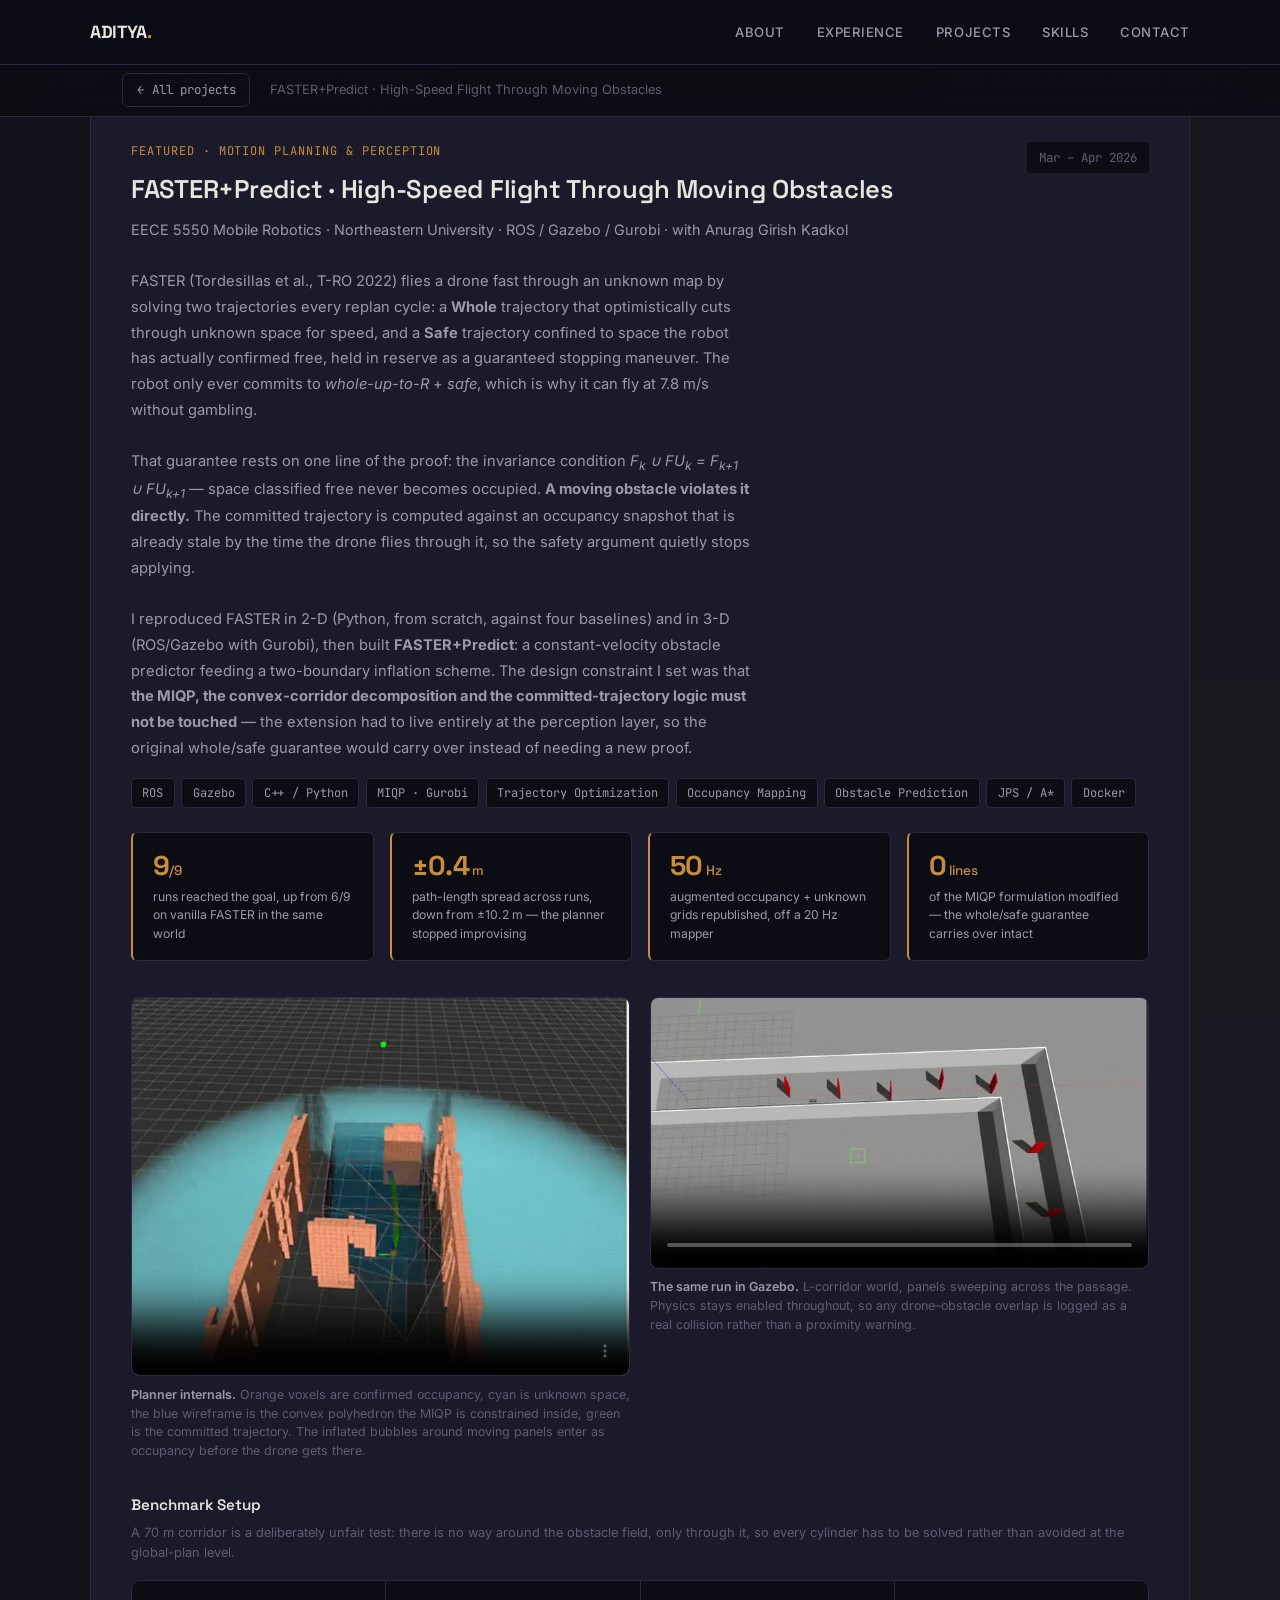
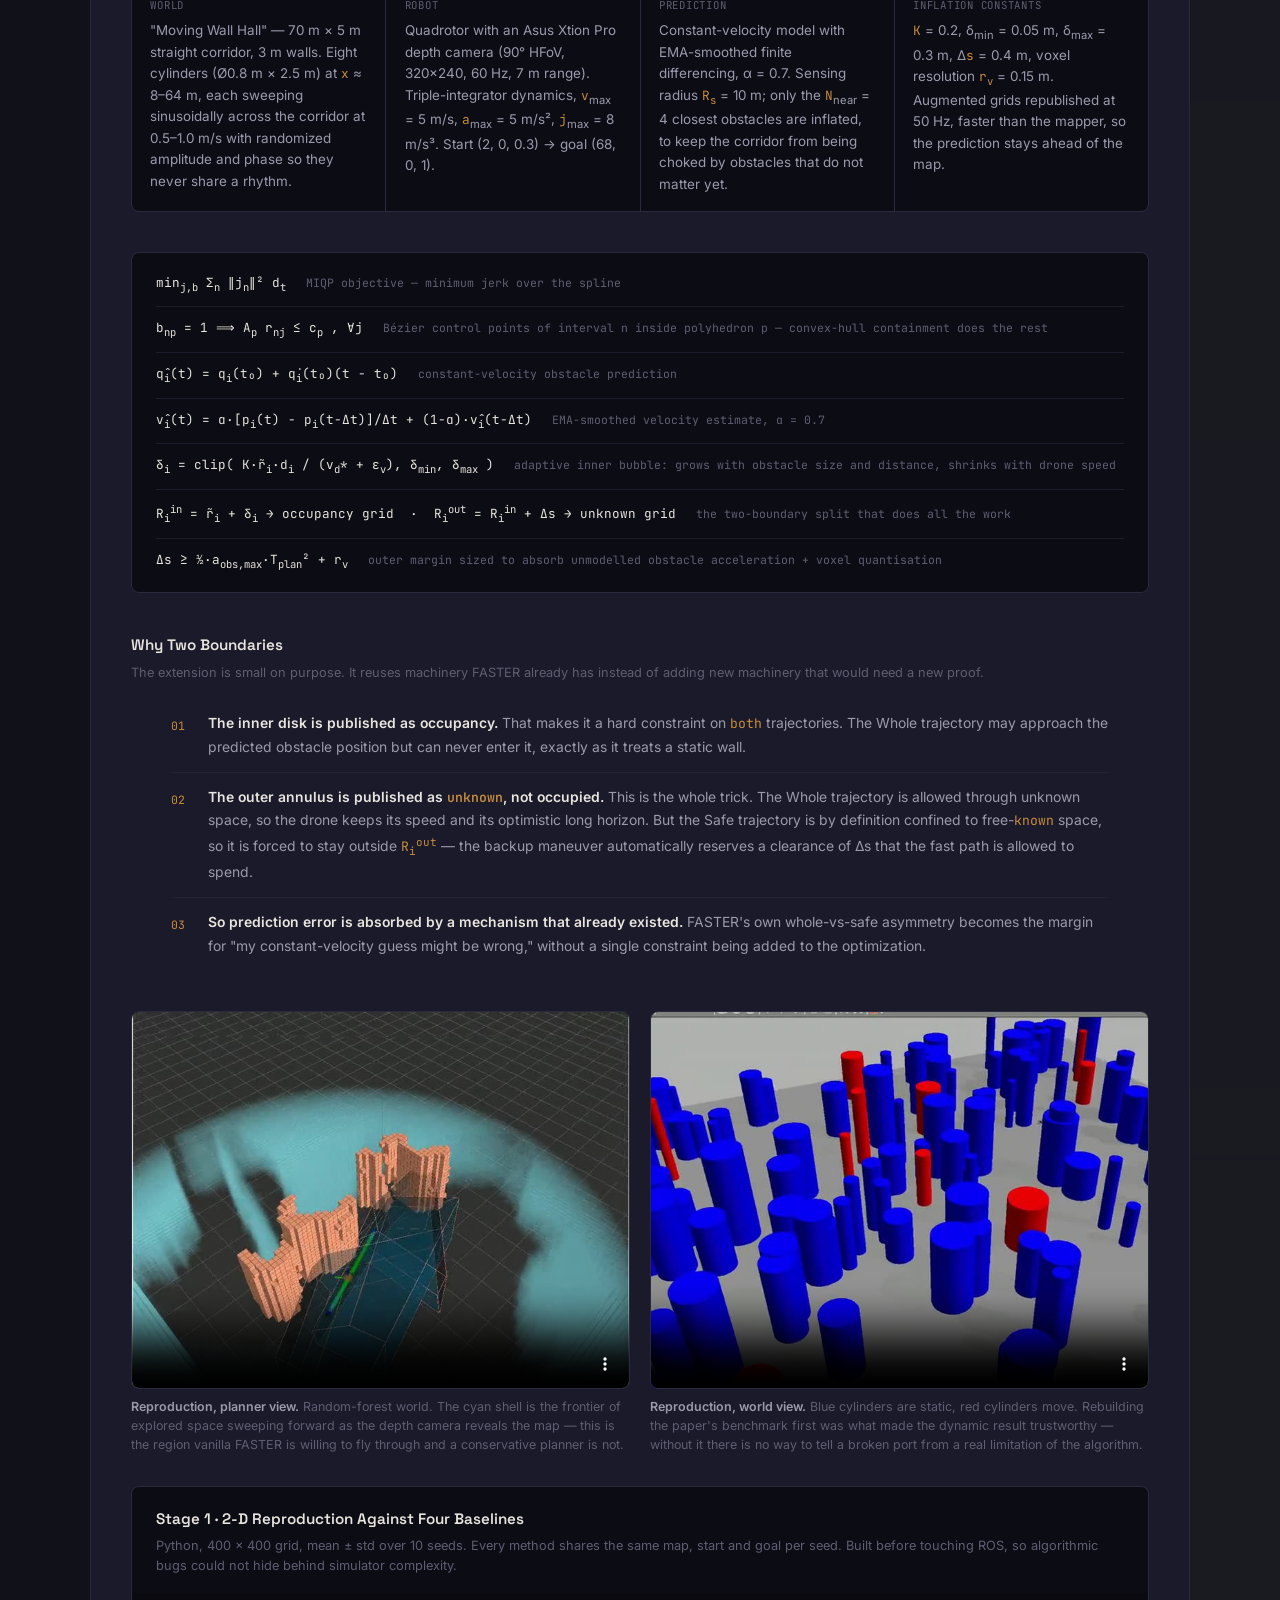
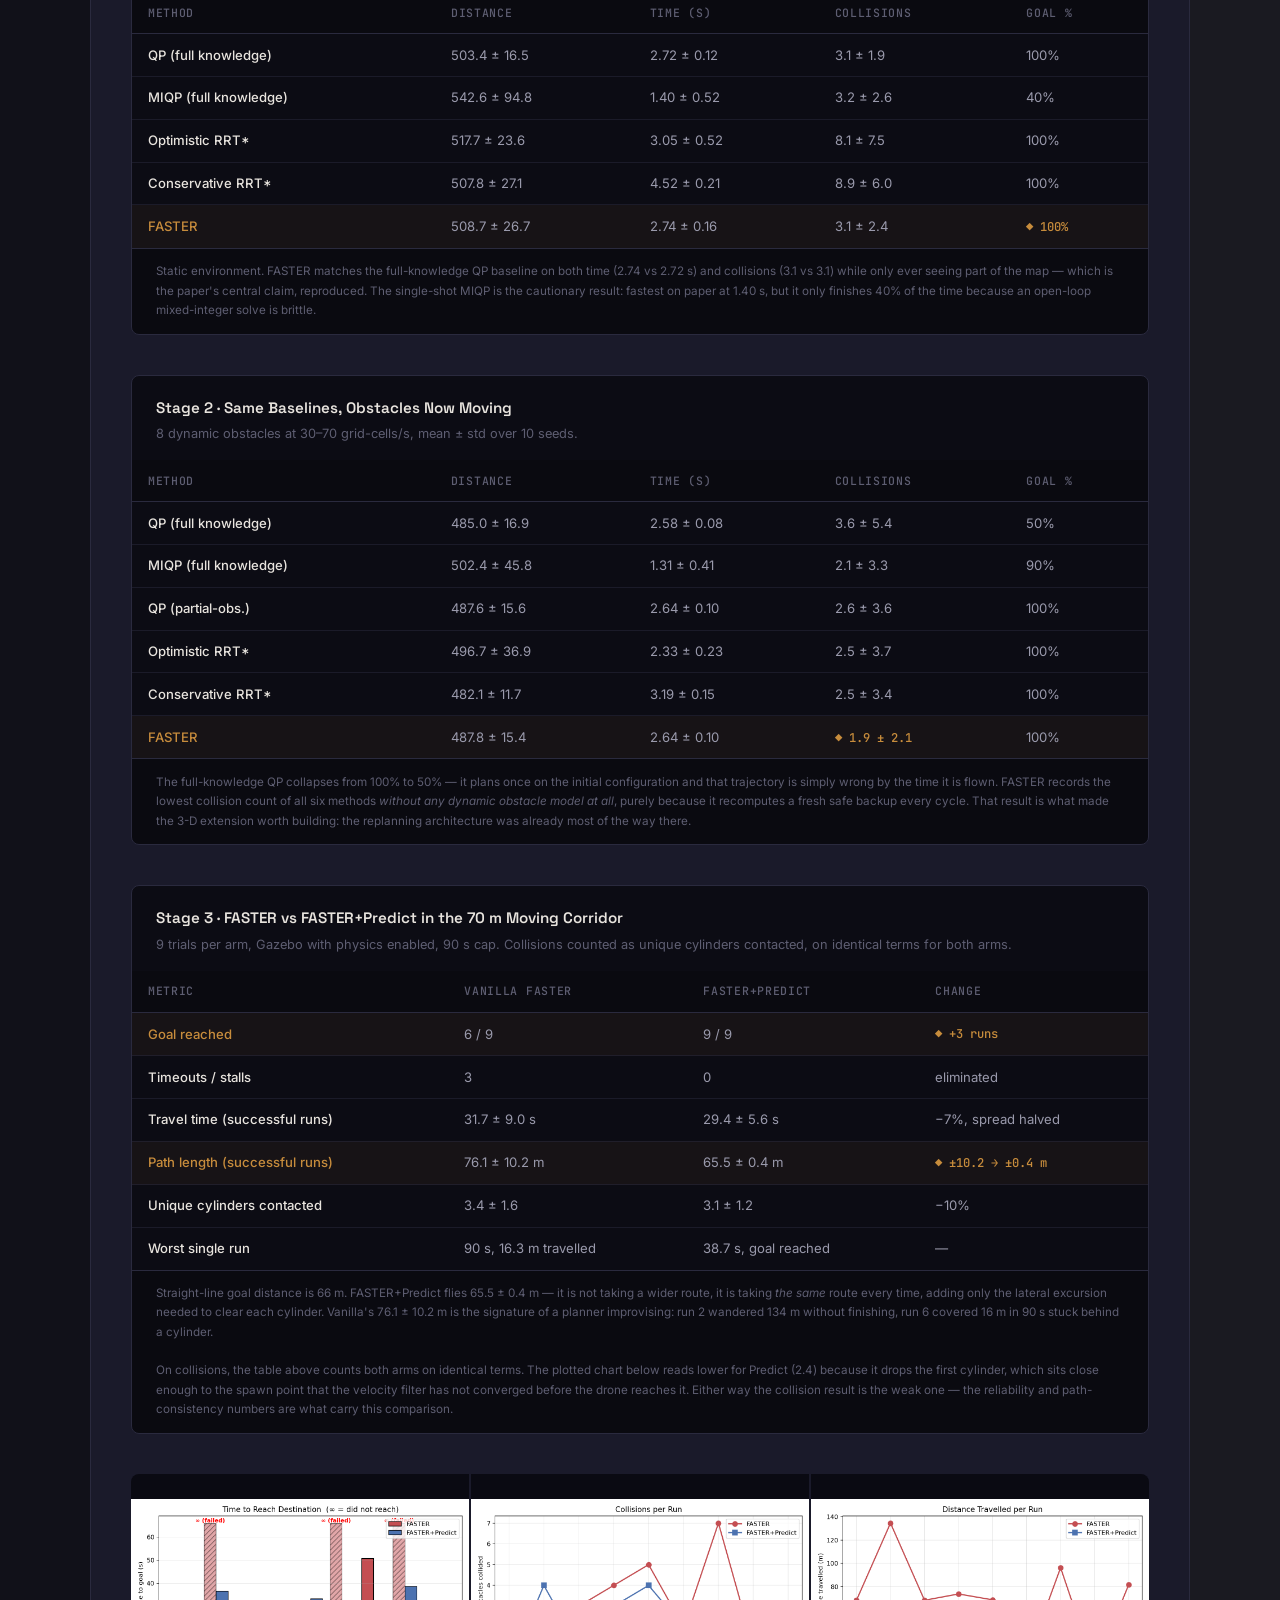
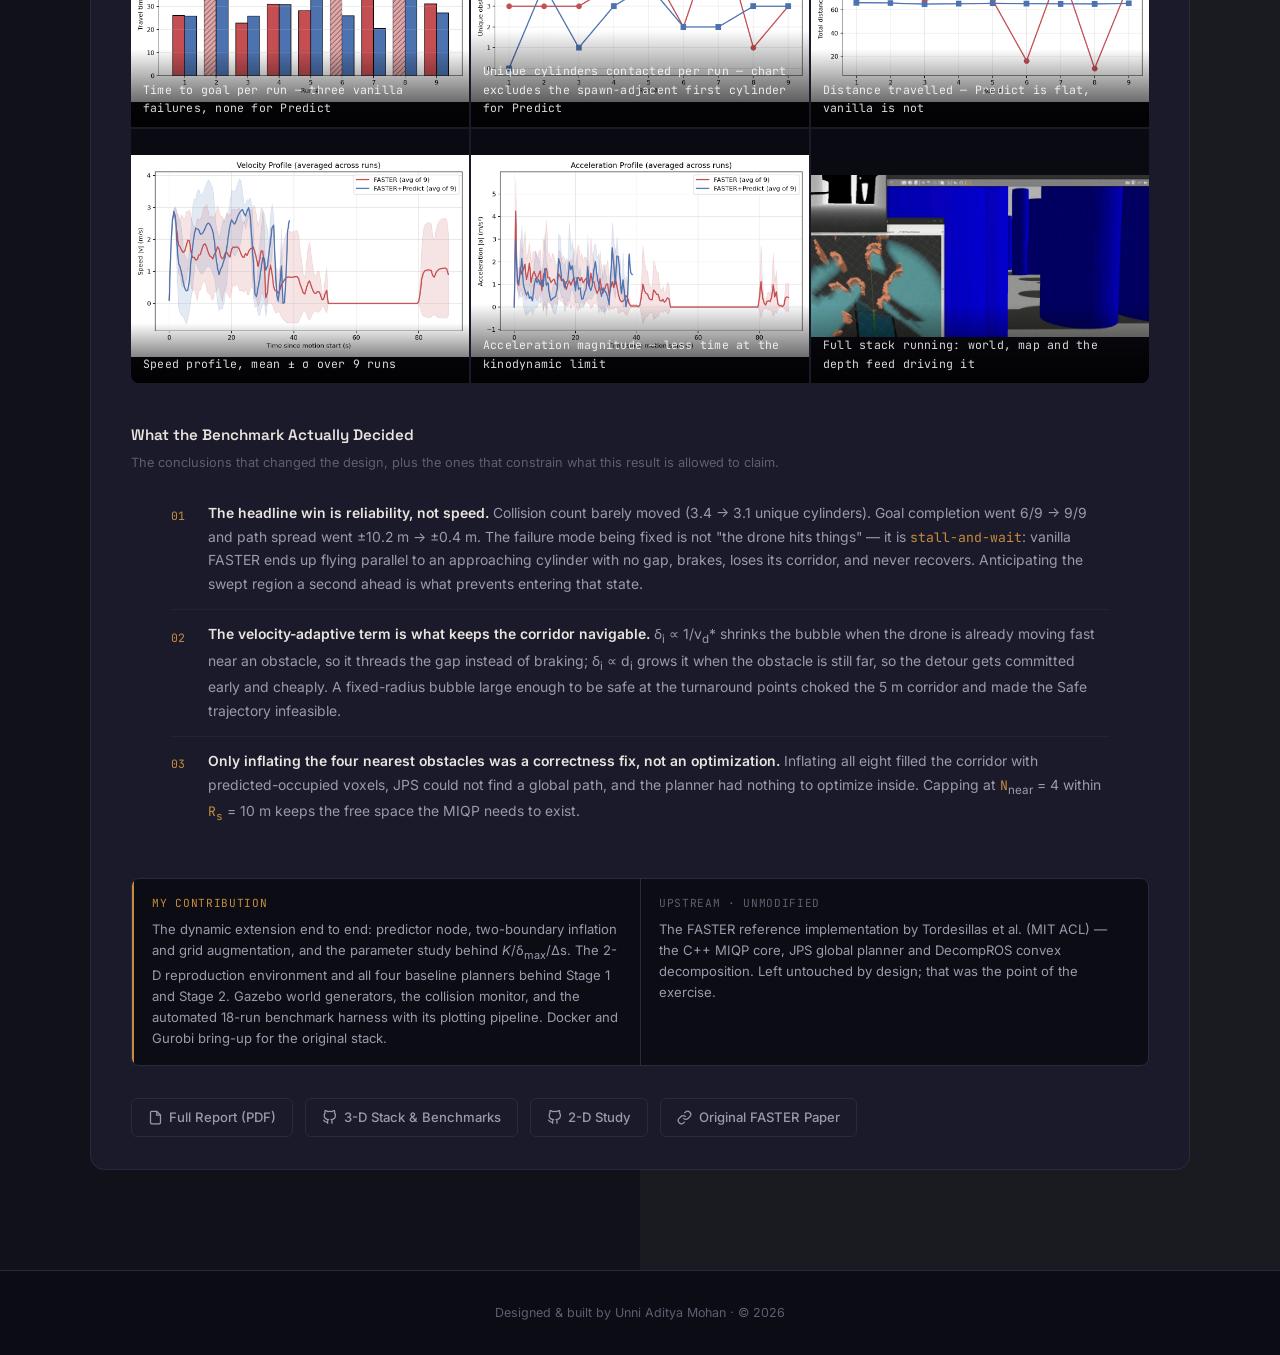
<file: projects/faster-dynamic.html>
<!DOCTYPE html>
<!-- GENERATED FILE: do not edit directly.
     Source: content/faster-dynamic.frag   Rebuild: python tools/build_project_pages.py -->
<html lang="en">
<head>
  <meta charset="UTF-8">
  <meta name="viewport" content="width=device-width, initial-scale=1.0">
  <title>FASTER+Predict · High-Speed Flight Through Moving Obstacles · Unni Aditya Mohan</title>
  <meta name="description" content="Reproduction of the FASTER trajectory planner in 2-D and in ROS/Gazebo, plus FASTER+Predict: a constant-velocity obstacle predictor and two-boundary grid inflation that restores the planner's safety guarantee in dynamic environments without modifying its MIQP.">
  <link rel="preconnect" href="https://fonts.googleapis.com">
  <link rel="preconnect" href="https://fonts.gstatic.com" crossorigin>
  <link href="https://fonts.googleapis.com/css2?family=Space+Grotesk:wght@400;500;600;700&family=Inter:wght@300;400;500;600&family=JetBrains+Mono:wght@400;500&display=swap" rel="stylesheet">
  <link rel="stylesheet" href="../assets/css/main.css?v=7">
</head>
<body>

<!-- ════════════════════════════════════════════ NAV ════════════════════════════════════════════ -->
<nav>
  <div class="nav-inner">
    <a class="nav-logo" href="../index.html">ADITYA<span>.</span></a>
    <button class="hamburger" onclick="document.querySelector('.nav-links').classList.toggle('open')" aria-label="Menu">
      <span></span><span></span><span></span>
    </button>
    <ul class="nav-links">
      <li><a href="../index.html#about">About</a></li>
      <li><a href="../index.html#experience">Experience</a></li>
      <li><a href="../index.html#projects">Projects</a></li>
      <li><a href="../index.html#skills">Skills</a></li>
      <li><a href="../index.html#contact">Contact</a></li>
    </ul>
  </div>
</nav>

<!-- ════════════════════════════════════════════ BACK BAR ════════════════════════════════════════════ -->
<div class="backbar">
  <div class="backbar-inner">
    <a class="back-link" href="../index.html#p-faster-dynamic"><span>←</span> All projects</a>
    <span class="backbar-title">FASTER+Predict · High-Speed Flight Through Moving Obstacles</span>
  </div>
</div>

<!-- ════════════════════════════════════════════ PROJECT ════════════════════════════════════════════ -->
<section id="projects" class="project-detail">
  <div class="section-inner">

    <!-- ──── FEATURED: FASTER for Dynamic Environments ──── -->
    <div class="featured-project reveal">
      <div class="featured-header">
        <div>
          <div class="featured-label">Featured · Motion Planning &amp; Perception</div>
          <div class="featured-title">FASTER+Predict · High-Speed Flight Through Moving Obstacles</div>
          <div class="featured-subtitle">EECE 5550 Mobile Robotics · Northeastern University · ROS / Gazebo / Gurobi · with Anurag Girish Kadkol</div>
        </div>
        <div class="featured-date">Mar – Apr 2026</div>
      </div>
      <div class="featured-desc">
        FASTER (Tordesillas et al., T-RO 2022) flies a drone fast through an unknown map by solving two
        trajectories every replan cycle: a <strong>Whole</strong> trajectory that optimistically cuts through
        unknown space for speed, and a <strong>Safe</strong> trajectory confined to space the robot has actually
        confirmed free, held in reserve as a guaranteed stopping maneuver. The robot only ever commits to
        <em>whole-up-to-R</em> + <em>safe</em>, which is why it can fly at 7.8 m/s without gambling.
        <br><br>
        That guarantee rests on one line of the proof: the invariance condition
        <em>F<sub>k</sub> ∪ FU<sub>k</sub> = F<sub>k+1</sub> ∪ FU<sub>k+1</sub></em> — space classified free
        never becomes occupied. <strong>A moving obstacle violates it directly.</strong> The committed trajectory
        is computed against an occupancy snapshot that is already stale by the time the drone flies through it,
        so the safety argument quietly stops applying.
        <br><br>
        I reproduced FASTER in 2-D (Python, from scratch, against four baselines) and in 3-D (ROS/Gazebo with
        Gurobi), then built <strong>FASTER+Predict</strong>: a constant-velocity obstacle predictor feeding a
        two-boundary inflation scheme. The design constraint I set was that
        <strong>the MIQP, the convex-corridor decomposition and the committed-trajectory logic must not be
        touched</strong> — the extension had to live entirely at the perception layer, so the original
        whole/safe guarantee would carry over instead of needing a new proof.
      </div>
      <div class="featured-tech">
        <span class="skill-tag">ROS</span>
        <span class="skill-tag">Gazebo</span>
        <span class="skill-tag">C++ / Python</span>
        <span class="skill-tag">MIQP · Gurobi</span>
        <span class="skill-tag">Trajectory Optimization</span>
        <span class="skill-tag">Occupancy Mapping</span>
        <span class="skill-tag">Obstacle Prediction</span>
        <span class="skill-tag">JPS / A*</span>
        <span class="skill-tag">Docker</span>
      </div>

      <div class="metric-row">
        <div class="metric">
          <div class="metric-num">9<small>/9</small></div>
          <div class="metric-label">runs reached the goal, up from 6/9 on vanilla FASTER in the same world</div>
        </div>
        <div class="metric">
          <div class="metric-num">&plusmn;0.4<small> m</small></div>
          <div class="metric-label">path-length spread across runs, down from &plusmn;10.2 m — the planner stopped improvising</div>
        </div>
        <div class="metric">
          <div class="metric-num">50<small> Hz</small></div>
          <div class="metric-label">augmented occupancy + unknown grids republished, off a 20 Hz mapper</div>
        </div>
        <div class="metric">
          <div class="metric-num">0<small> lines</small></div>
          <div class="metric-label">of the MIQP formulation modified — the whole/safe guarantee carries over intact</div>
        </div>
      </div>

      <!-- DYNAMIC RUNS -->
      <div class="video-grid">
        <figure>
          <video src="../assets/videos/faster/corridor-rviz.mp4" poster="../assets/images/faster/poster-corridor-rviz.jpg"
                 autoplay loop muted playsinline controls preload="metadata"></video>
          <figcaption><b>Planner internals.</b> Orange voxels are confirmed occupancy, cyan is unknown space,
            the blue wireframe is the convex polyhedron the MIQP is constrained inside, green is the committed
            trajectory. The inflated bubbles around moving panels enter as occupancy before the drone gets there.</figcaption>
        </figure>
        <figure>
          <video src="../assets/videos/faster/corridor-gazebo.mp4" poster="../assets/images/faster/poster-corridor-gazebo.jpg"
                 autoplay loop muted playsinline controls preload="metadata"></video>
          <figcaption><b>The same run in Gazebo.</b> L-corridor world, panels sweeping across the passage.
            Physics stays enabled throughout, so any drone–obstacle overlap is logged as a real collision
            rather than a proximity warning.</figcaption>
        </figure>
      </div>

      <!-- SETUP -->
      <div class="spec-block">
        <div class="block-title">Benchmark Setup</div>
        <div class="block-sub">A 70 m corridor is a deliberately unfair test: there is no way around the obstacle field, only through it, so every cylinder has to be solved rather than avoided at the global-plan level.</div>
        <div class="spec-grid">
          <div class="spec-item">
            <div class="spec-key">World</div>
            <div class="spec-val">"Moving Wall Hall" — 70 m × 5 m straight corridor, 3 m walls. Eight cylinders (Ø0.8 m × 2.5 m) at <em>x</em> ≈ 8–64 m, each sweeping sinusoidally across the corridor at 0.5–1.0 m/s with randomized amplitude and phase so they never share a rhythm.</div>
          </div>
          <div class="spec-item">
            <div class="spec-key">Robot</div>
            <div class="spec-val">Quadrotor with an Asus Xtion Pro depth camera (90° HFoV, 320×240, 60 Hz, 7 m range). Triple-integrator dynamics, <em>v</em><sub>max</sub> = 5 m/s, <em>a</em><sub>max</sub> = 5 m/s², <em>j</em><sub>max</sub> = 8 m/s³. Start (2, 0, 0.3) → goal (68, 0, 1).</div>
          </div>
          <div class="spec-item">
            <div class="spec-key">Prediction</div>
            <div class="spec-val">Constant-velocity model with EMA-smoothed finite differencing, α = 0.7. Sensing radius <em>R<sub>s</sub></em> = 10 m; only the <em>N</em><sub>near</sub> = 4 closest obstacles are inflated, to keep the corridor from being choked by obstacles that do not matter yet.</div>
          </div>
          <div class="spec-item">
            <div class="spec-key">Inflation Constants</div>
            <div class="spec-val"><em>K</em> = 0.2, δ<sub>min</sub> = 0.05 m, δ<sub>max</sub> = 0.3 m, Δ<em>s</em> = 0.4 m, voxel resolution <em>r<sub>v</sub></em> = 0.15 m. Augmented grids republished at 50 Hz, faster than the mapper, so the prediction stays ahead of the map.</div>
          </div>
        </div>
      </div>

      <!-- MATH -->
      <div class="eqn-list">
        <div class="eqn">min<sub>j,b</sub> Σ<sub>n</sub> ‖j<sub>n</sub>‖² d<sub>t</sub><i>MIQP objective — minimum jerk over the spline</i></div>
        <div class="eqn">b<sub>np</sub> = 1 ⟹ A<sub>p</sub> r<sub>nj</sub> ≤ c<sub>p</sub> , ∀j<i>Bézier control points of interval n inside polyhedron p — convex-hull containment does the rest</i></div>
        <div class="eqn">q̂<sub>i</sub>(t) = q<sub>i</sub>(t₀) + q̇<sub>i</sub>(t₀)(t − t₀)<i>constant-velocity obstacle prediction</i></div>
        <div class="eqn">v̂<sub>i</sub>(t) = α·[p<sub>i</sub>(t) − p<sub>i</sub>(t−Δt)]/Δt + (1−α)·v̂<sub>i</sub>(t−Δt)<i>EMA-smoothed velocity estimate, α = 0.7</i></div>
        <div class="eqn">δ<sub>i</sub> = clip( K·r̃<sub>i</sub>·d<sub>i</sub> / (v<sub>d</sub>* + ε<sub>v</sub>), δ<sub>min</sub>, δ<sub>max</sub> )<i>adaptive inner bubble: grows with obstacle size and distance, shrinks with drone speed</i></div>
        <div class="eqn">R<sub>i</sub><sup>in</sup> = r̃<sub>i</sub> + δ<sub>i</sub> → occupancy grid&nbsp;&nbsp;·&nbsp;&nbsp;R<sub>i</sub><sup>out</sup> = R<sub>i</sub><sup>in</sup> + Δs → unknown grid<i>the two-boundary split that does all the work</i></div>
        <div class="eqn">Δs ≥ ½·a<sub>obs,max</sub>·T<sub>plan</sub>² + r<sub>v</sub><i>outer margin sized to absorb unmodelled obstacle acceleration + voxel quantisation</i></div>
      </div>

      <!-- THE IDEA -->
      <div class="spec-block">
        <div class="block-title">Why Two Boundaries</div>
        <div class="block-sub">The extension is small on purpose. It reuses machinery FASTER already has instead of adding new machinery that would need a new proof.</div>
        <div class="findings">
          <div class="finding"><span class="finding-n">01</span><span>
            <b>The inner disk is published as occupancy.</b> That makes it a hard constraint on
            <em>both</em> trajectories. The Whole trajectory may approach the predicted obstacle position but
            can never enter it, exactly as it treats a static wall.
          </span></div>
          <div class="finding"><span class="finding-n">02</span><span>
            <b>The outer annulus is published as <em>unknown</em>, not occupied.</b> This is the whole trick.
            The Whole trajectory is allowed through unknown space, so the drone keeps its speed and its
            optimistic long horizon. But the Safe trajectory is by definition confined to free-<em>known</em>
            space, so it is forced to stay outside <em>R<sub>i</sub><sup>out</sup></em> — the backup maneuver
            automatically reserves a clearance of Δs that the fast path is allowed to spend.
          </span></div>
          <div class="finding"><span class="finding-n">03</span><span>
            <b>So prediction error is absorbed by a mechanism that already existed.</b> FASTER's own
            whole-vs-safe asymmetry becomes the margin for "my constant-velocity guess might be wrong,"
            without a single constraint being added to the optimization.
          </span></div>
        </div>
      </div>

      <!-- REPRODUCTION -->
      <div class="video-grid">
        <figure>
          <video src="../assets/videos/faster/forest-rviz.mp4" poster="../assets/images/faster/poster-forest-rviz.jpg"
                 loop muted playsinline controls preload="none"></video>
          <figcaption><b>Reproduction, planner view.</b> Random-forest world. The cyan shell is the frontier of
            explored space sweeping forward as the depth camera reveals the map — this is the region vanilla
            FASTER is willing to fly through and a conservative planner is not.</figcaption>
        </figure>
        <figure>
          <video src="../assets/videos/faster/forest-gazebo.mp4" poster="../assets/images/faster/poster-forest-gazebo.jpg"
                 loop muted playsinline controls preload="none"></video>
          <figcaption><b>Reproduction, world view.</b> Blue cylinders are static, red cylinders move. Rebuilding
            the paper's benchmark first was what made the dynamic result trustworthy — without it there is no
            way to tell a broken port from a real limitation of the algorithm.</figcaption>
        </figure>
      </div>

      <!-- 2-D STUDY -->
      <div class="results-section">
        <div class="results-title">Stage 1 · 2-D Reproduction Against Four Baselines</div>
        <div class="results-subtitle">Python, 400 × 400 grid, mean ± std over 10 seeds. Every method shares the same map, start and goal per seed. Built before touching ROS, so algorithmic bugs could not hide behind simulator complexity.</div>
        <table class="results-table">
          <thead>
            <tr><th>Method</th><th>Distance</th><th>Time (s)</th><th>Collisions</th><th>Goal %</th></tr>
          </thead>
          <tbody>
            <tr><td>QP (full knowledge)</td><td>503.4 ± 16.5</td><td>2.72 ± 0.12</td><td>3.1 ± 1.9</td><td>100%</td></tr>
            <tr><td>MIQP (full knowledge)</td><td>542.6 ± 94.8</td><td>1.40 ± 0.52</td><td>3.2 ± 2.6</td><td>40%</td></tr>
            <tr><td>Optimistic RRT*</td><td>517.7 ± 23.6</td><td>3.05 ± 0.52</td><td>8.1 ± 7.5</td><td>100%</td></tr>
            <tr><td>Conservative RRT*</td><td>507.8 ± 27.1</td><td>4.52 ± 0.21</td><td>8.9 ± 6.0</td><td>100%</td></tr>
            <tr class="chosen"><td>FASTER</td><td>508.7 ± 26.7</td><td>2.74 ± 0.16</td><td>3.1 ± 2.4</td><td><span class="sel">◆ 100%</span></td></tr>
          </tbody>
        </table>
        <div class="results-note">
          Static environment. FASTER matches the full-knowledge QP baseline on both time (2.74 vs 2.72 s) and
          collisions (3.1 vs 3.1) while only ever seeing part of the map — which is the paper's central claim,
          reproduced. The single-shot MIQP is the cautionary result: fastest on paper at 1.40 s, but it only
          finishes 40% of the time because an open-loop mixed-integer solve is brittle.
        </div>
      </div>

      <div class="results-section">
        <div class="results-title">Stage 2 · Same Baselines, Obstacles Now Moving</div>
        <div class="results-subtitle">8 dynamic obstacles at 30–70 grid-cells/s, mean ± std over 10 seeds.</div>
        <table class="results-table">
          <thead>
            <tr><th>Method</th><th>Distance</th><th>Time (s)</th><th>Collisions</th><th>Goal %</th></tr>
          </thead>
          <tbody>
            <tr><td>QP (full knowledge)</td><td>485.0 ± 16.9</td><td>2.58 ± 0.08</td><td>3.6 ± 5.4</td><td>50%</td></tr>
            <tr><td>MIQP (full knowledge)</td><td>502.4 ± 45.8</td><td>1.31 ± 0.41</td><td>2.1 ± 3.3</td><td>90%</td></tr>
            <tr><td>QP (partial-obs.)</td><td>487.6 ± 15.6</td><td>2.64 ± 0.10</td><td>2.6 ± 3.6</td><td>100%</td></tr>
            <tr><td>Optimistic RRT*</td><td>496.7 ± 36.9</td><td>2.33 ± 0.23</td><td>2.5 ± 3.7</td><td>100%</td></tr>
            <tr><td>Conservative RRT*</td><td>482.1 ± 11.7</td><td>3.19 ± 0.15</td><td>2.5 ± 3.4</td><td>100%</td></tr>
            <tr class="chosen"><td>FASTER</td><td>487.8 ± 15.4</td><td>2.64 ± 0.10</td><td><span class="sel">◆ 1.9 ± 2.1</span></td><td>100%</td></tr>
          </tbody>
        </table>
        <div class="results-note">
          The full-knowledge QP collapses from 100% to 50% — it plans once on the initial configuration and
          that trajectory is simply wrong by the time it is flown. FASTER records the lowest collision count of
          all six methods <em>without any dynamic obstacle model at all</em>, purely because it recomputes a
          fresh safe backup every cycle. That result is what made the 3-D extension worth building: the
          replanning architecture was already most of the way there.
        </div>
      </div>

      <!-- 3-D BENCHMARK -->
      <div class="results-section">
        <div class="results-title">Stage 3 · FASTER vs FASTER+Predict in the 70 m Moving Corridor</div>
        <div class="results-subtitle">9 trials per arm, Gazebo with physics enabled, 90 s cap. Collisions counted as unique cylinders contacted, on identical terms for both arms.</div>
        <table class="results-table">
          <thead>
            <tr><th>Metric</th><th>Vanilla FASTER</th><th>FASTER+Predict</th><th>Change</th></tr>
          </thead>
          <tbody>
            <tr class="chosen"><td>Goal reached</td><td>6 / 9</td><td>9 / 9</td><td><span class="sel">◆ +3 runs</span></td></tr>
            <tr><td>Timeouts / stalls</td><td>3</td><td>0</td><td>eliminated</td></tr>
            <tr><td>Travel time (successful runs)</td><td>31.7 ± 9.0 s</td><td>29.4 ± 5.6 s</td><td>&minus;7%, spread halved</td></tr>
            <tr class="chosen"><td>Path length (successful runs)</td><td>76.1 ± 10.2 m</td><td>65.5 ± 0.4 m</td><td><span class="sel">◆ ±10.2 → ±0.4 m</span></td></tr>
            <tr><td>Unique cylinders contacted</td><td>3.4 ± 1.6</td><td>3.1 ± 1.2</td><td>&minus;10%</td></tr>
            <tr><td>Worst single run</td><td>90 s, 16.3 m travelled</td><td>38.7 s, goal reached</td><td>&mdash;</td></tr>
          </tbody>
        </table>
        <div class="results-note">
          Straight-line goal distance is 66 m. FASTER+Predict flies 65.5 ± 0.4 m — it is not taking a wider
          route, it is taking <em>the same</em> route every time, adding only the lateral excursion needed to
          clear each cylinder. Vanilla's 76.1 ± 10.2 m is the signature of a planner improvising: run 2
          wandered 134 m without finishing, run 6 covered 16 m in 90 s stuck behind a cylinder.
          <br><br>
          On collisions, the table above counts both arms on identical terms. The plotted chart below reads
          lower for Predict (2.4) because it drops the first cylinder, which sits close enough to the spawn
          point that the velocity filter has not converged before the drone reaches it. Either way the
          collision result is the weak one — the reliability and path-consistency numbers are what carry
          this comparison.
        </div>
      </div>

      <!-- PLOTS -->
      <div class="project-gallery">
        <div class="gallery-item">
          <img src="../assets/images/faster/bench-travel-time.png" alt="Travel time to goal per run, FASTER vs FASTER+Predict" loading="lazy">
          <div class="gallery-caption">Time to goal per run — three vanilla failures, none for Predict</div>
        </div>
        <div class="gallery-item">
          <img src="../assets/images/faster/bench-collisions.png" alt="Unique obstacles collided per run" loading="lazy">
          <div class="gallery-caption">Unique cylinders contacted per run — chart excludes the spawn-adjacent first cylinder for Predict</div>
        </div>
        <div class="gallery-item">
          <img src="../assets/images/faster/bench-distance.png" alt="Total distance travelled per run" loading="lazy">
          <div class="gallery-caption">Distance travelled — Predict is flat, vanilla is not</div>
        </div>
        <div class="gallery-item">
          <img src="../assets/images/faster/bench-velocity.png" alt="Speed profile averaged across runs" loading="lazy">
          <div class="gallery-caption">Speed profile, mean ± σ over 9 runs</div>
        </div>
        <div class="gallery-item">
          <img src="../assets/images/faster/bench-acceleration.png" alt="Acceleration magnitude profile averaged across runs" loading="lazy">
          <div class="gallery-caption">Acceleration magnitude — less time at the kinodynamic limit</div>
        </div>
        <div class="gallery-item">
          <img src="../assets/images/faster/overview-composite.jpg" alt="Gazebo, RViz and depth camera views during a reproduction run" loading="lazy">
          <div class="gallery-caption">Full stack running: world, map and the depth feed driving it</div>
        </div>
      </div>

      <!-- FINDINGS -->
      <div class="spec-block">
        <div class="block-title">What the Benchmark Actually Decided</div>
        <div class="block-sub">The conclusions that changed the design, plus the ones that constrain what this result is allowed to claim.</div>
        <div class="findings">
          <div class="finding"><span class="finding-n">01</span><span>
            <b>The headline win is reliability, not speed.</b> Collision count barely moved (3.4 → 3.1 unique
            cylinders). Goal completion went 6/9 → 9/9 and path spread went ±10.2 m → ±0.4 m. The failure mode
            being fixed is not "the drone hits things" — it is <em>stall-and-wait</em>: vanilla FASTER ends up
            flying parallel to an approaching cylinder with no gap, brakes, loses its corridor, and never
            recovers. Anticipating the swept region a second ahead is what prevents entering that state.
          </span></div>
          <div class="finding"><span class="finding-n">02</span><span>
            <b>The velocity-adaptive term is what keeps the corridor navigable.</b> δ<sub>i</sub> ∝ 1/v<sub>d</sub>*
            shrinks the bubble when the drone is already moving fast near an obstacle, so it threads the gap
            instead of braking; δ<sub>i</sub> ∝ d<sub>i</sub> grows it when the obstacle is still far, so the
            detour gets committed early and cheaply. A fixed-radius bubble large enough to be safe at the
            turnaround points choked the 5 m corridor and made the Safe trajectory infeasible.
          </span></div>
          <div class="finding"><span class="finding-n">03</span><span>
            <b>Only inflating the four nearest obstacles was a correctness fix, not an optimization.</b>
            Inflating all eight filled the corridor with predicted-occupied voxels, JPS could not find a global
            path, and the planner had nothing to optimize inside. Capping at <em>N</em><sub>near</sub> = 4
            within <em>R<sub>s</sub></em> = 10 m keeps the free space the MIQP needs to exist.
          </span></div>
        </div>
      </div>

      <!-- ATTRIBUTION -->
      <div class="credit-bar">
        <div class="credit mine">
          <div class="credit-who">My contribution</div>
          <div class="credit-what">
            The dynamic extension end to end: predictor node, two-boundary inflation and grid augmentation,
            and the parameter study behind <em>K</em>/δ<sub>max</sub>/Δs. The 2-D reproduction environment
            and all four baseline planners behind Stage 1 and Stage 2. Gazebo world generators, the collision
            monitor, and the automated 18-run benchmark harness with its plotting pipeline. Docker and Gurobi
            bring-up for the original stack.
          </div>
        </div>
        <div class="credit">
          <div class="credit-who">Upstream · unmodified</div>
          <div class="credit-what">
            The FASTER reference implementation by Tordesillas et al. (MIT ACL) — the C++ MIQP core, JPS
            global planner and DecompROS convex decomposition. Left untouched by design; that was the point
            of the exercise.
          </div>
        </div>
      </div>

      <div class="project-actions">
        <a href="../assets/docs/faster-dynamic-planner-report.pdf" class="project-link" target="_blank">
          <svg viewBox="0 0 24 24"><path d="M14 2H6a2 2 0 0 0-2 2v16a2 2 0 0 0 2 2h12a2 2 0 0 0 2-2V8z"/><path d="M14 2v6h6"/></svg>
          Full Report (PDF)
        </a>
        <a href="https://github.com/Adityamohan260498/FASTER-for-dynamic-environment-" class="project-link" target="_blank">
          <svg viewBox="0 0 24 24"><path d="M9 19c-5 1.5-5-2.5-7-3m14 6v-3.87a3.37 3.37 0 0 0-.94-2.61c3.14-.35 6.44-1.54 6.44-7A5.44 5.44 0 0 0 20 4.77 5.07 5.07 0 0 0 19.91 1S18.73.65 16 2.48a13.38 13.38 0 0 0-7 0C6.27.65 5.09 1 5.09 1A5.07 5.07 0 0 0 5 4.77a5.44 5.44 0 0 0-1.5 3.78c0 5.42 3.3 6.61 6.44 7A3.37 3.37 0 0 0 9 18.13V22"/></svg>
          3-D Stack &amp; Benchmarks
        </a>
        <a href="https://github.com/kadkola08/faster_2d_dynamic" class="project-link" target="_blank">
          <svg viewBox="0 0 24 24"><path d="M9 19c-5 1.5-5-2.5-7-3m14 6v-3.87a3.37 3.37 0 0 0-.94-2.61c3.14-.35 6.44-1.54 6.44-7A5.44 5.44 0 0 0 20 4.77 5.07 5.07 0 0 0 19.91 1S18.73.65 16 2.48a13.38 13.38 0 0 0-7 0C6.27.65 5.09 1 5.09 1A5.07 5.07 0 0 0 5 4.77a5.44 5.44 0 0 0-1.5 3.78c0 5.42 3.3 6.61 6.44 7A3.37 3.37 0 0 0 9 18.13V22"/></svg>
          2-D Study
        </a>
        <a href="https://doi.org/10.1109/TRO.2021.3120185" class="project-link" target="_blank">
          <svg viewBox="0 0 24 24"><path d="M10 13a5 5 0 0 0 7.54.54l3-3a5 5 0 0 0-7.07-7.07l-1.72 1.71"/><path d="M14 11a5 5 0 0 0-7.54-.54l-3 3a5 5 0 0 0 7.07 7.07l1.71-1.71"/></svg>
          Original FASTER Paper
        </a>
      </div>
    </div>

    <nav class="page-nav" aria-label="Project navigation">
      <a href="kitchen-pick-place.html">← GRASP · Language-Conditioned Sequential Manipulation</a>
      <a href="metal-hydride-reactor.html">Metal Hydride Hydrogen Storage Reactor →</a>
    </nav>

  </div>
</section>

<footer>
  <p>Designed &amp; built by Unni Aditya Mohan · © 2026</p>
</footer>

<script src="../assets/js/main.js?v=7"></script>
</body>
</html>
</file>
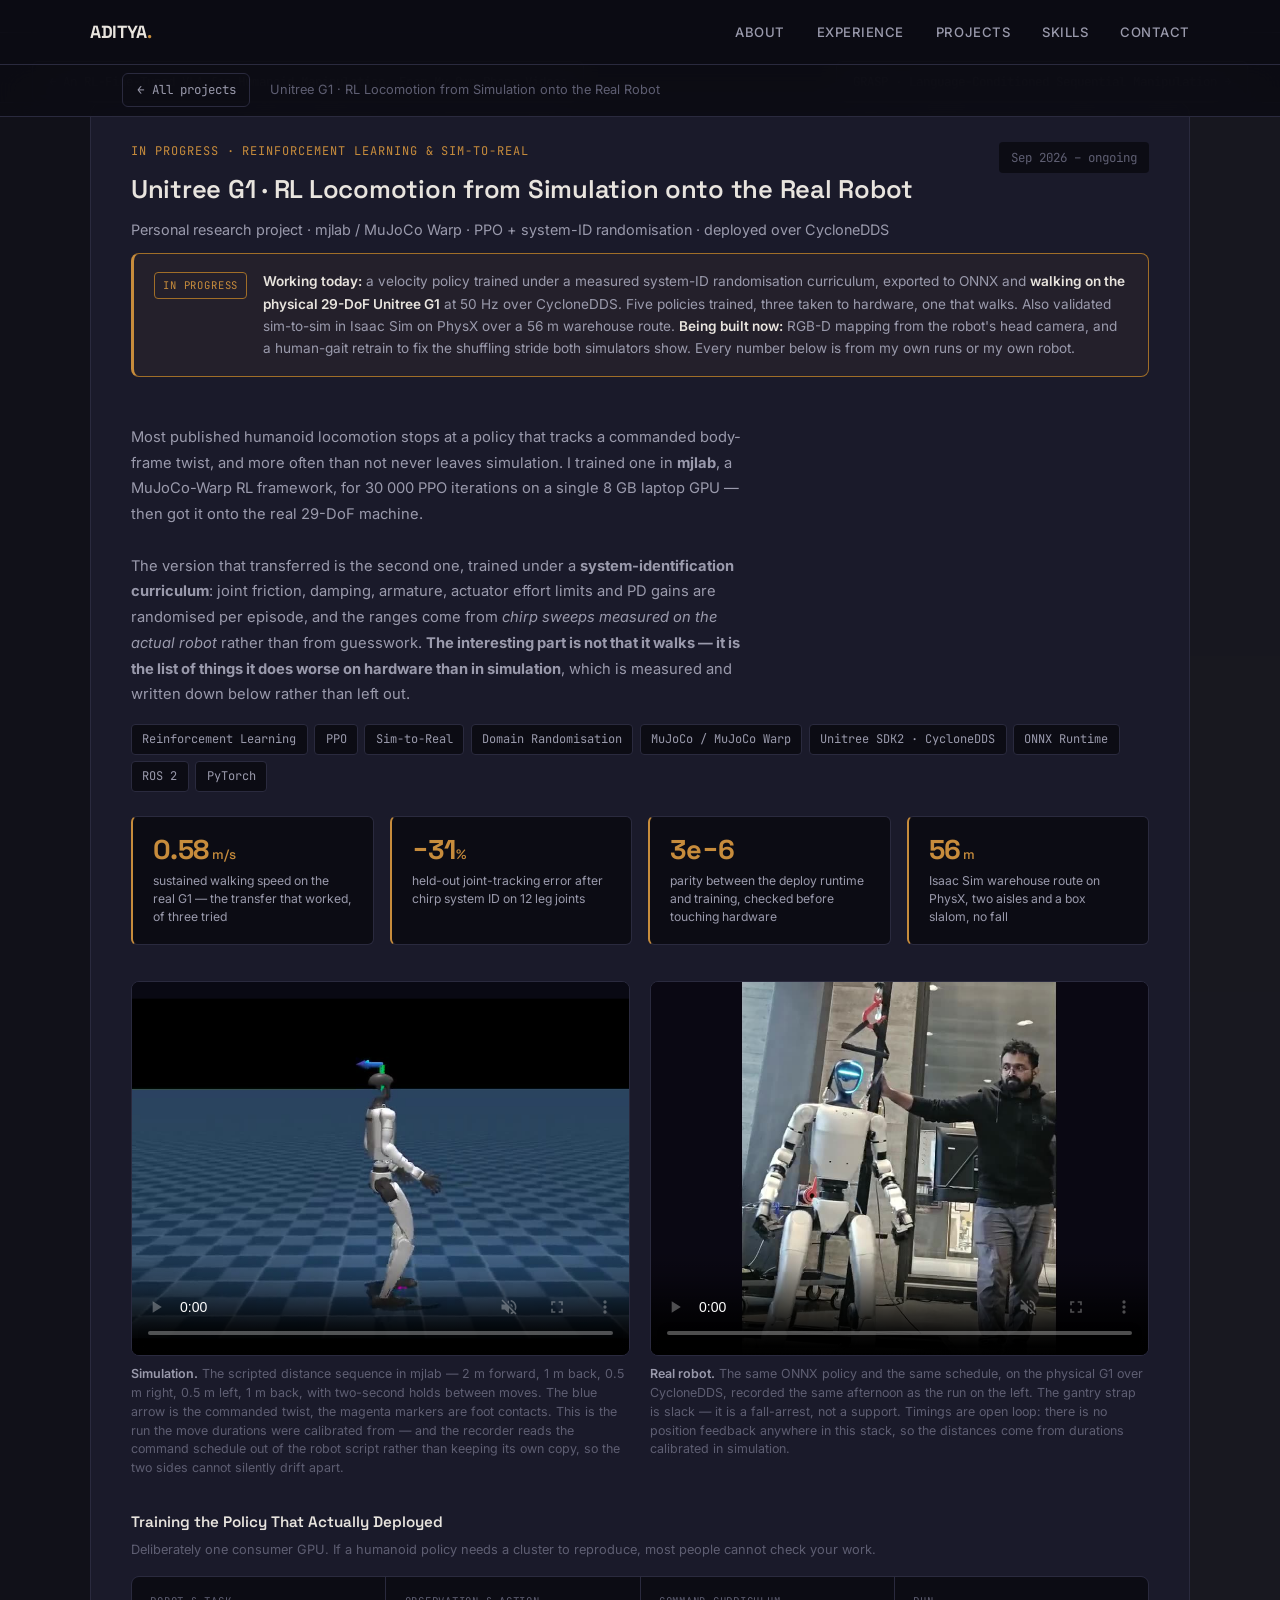
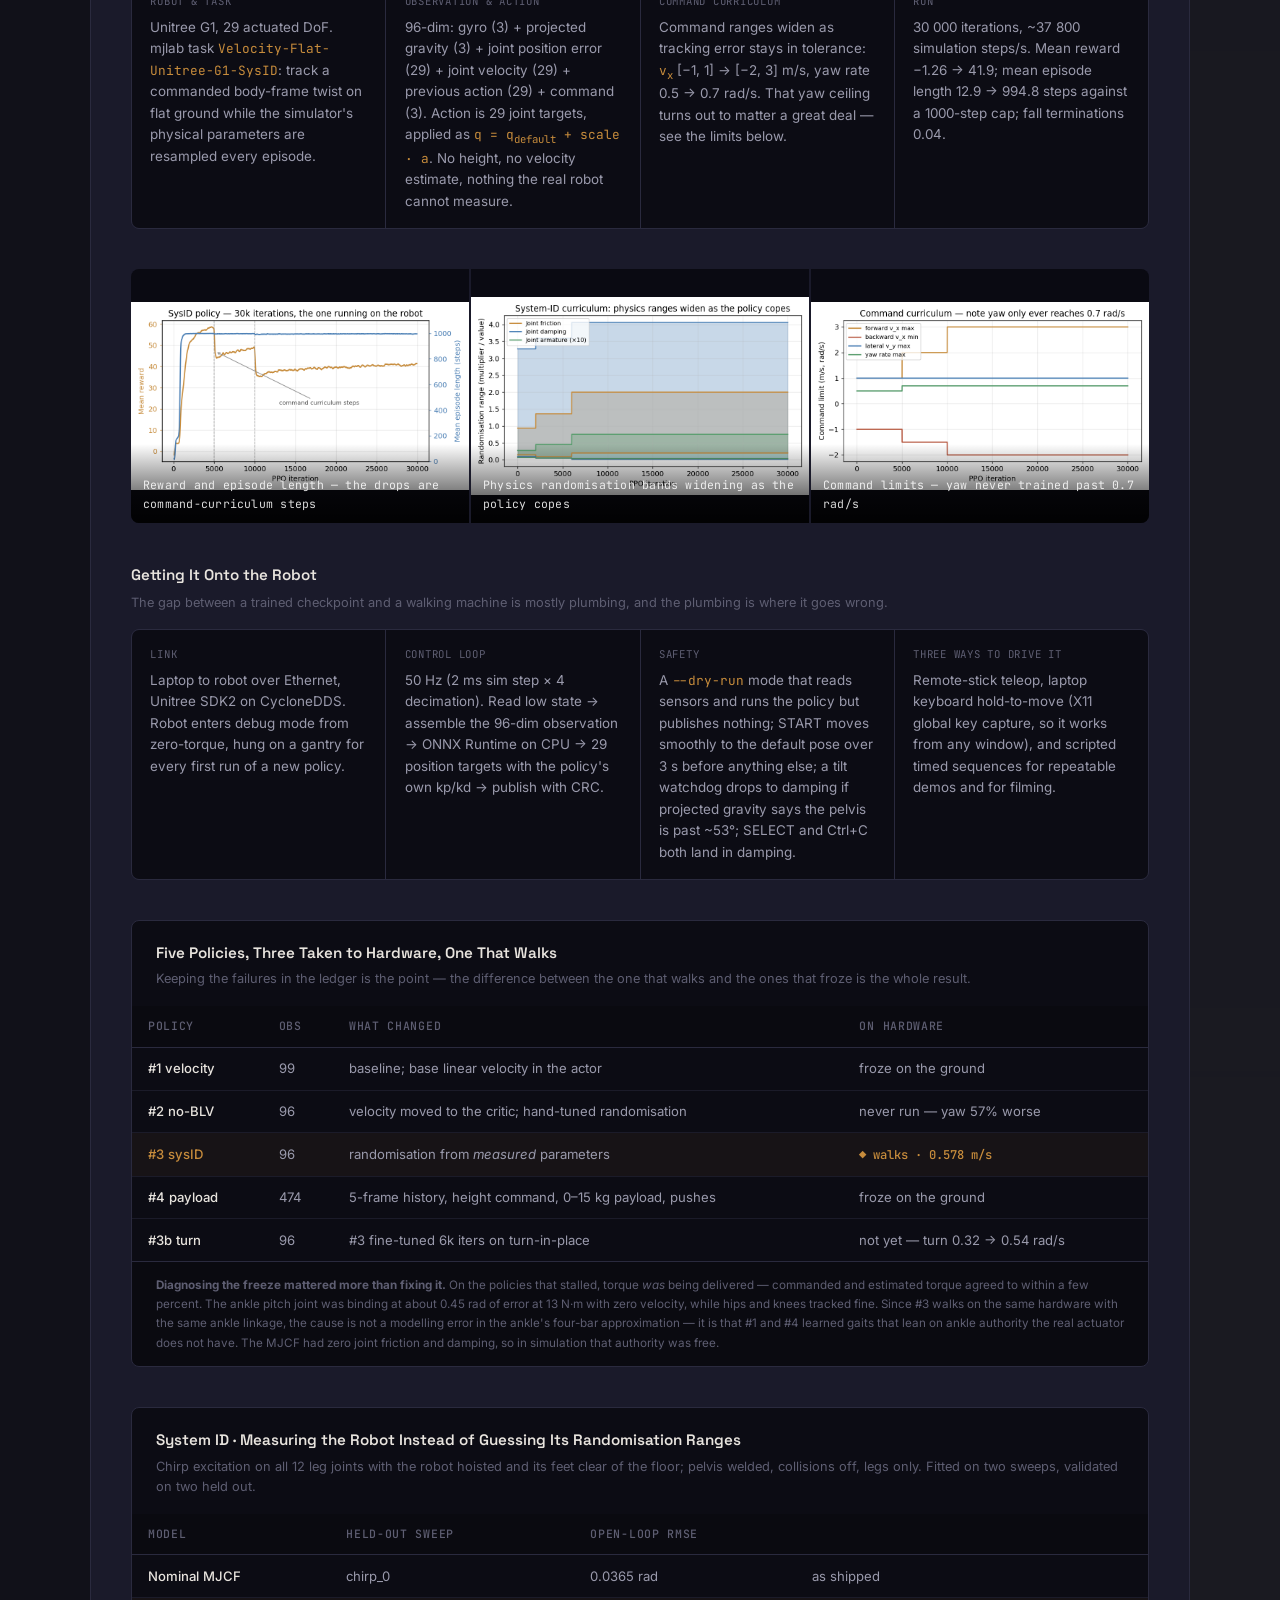
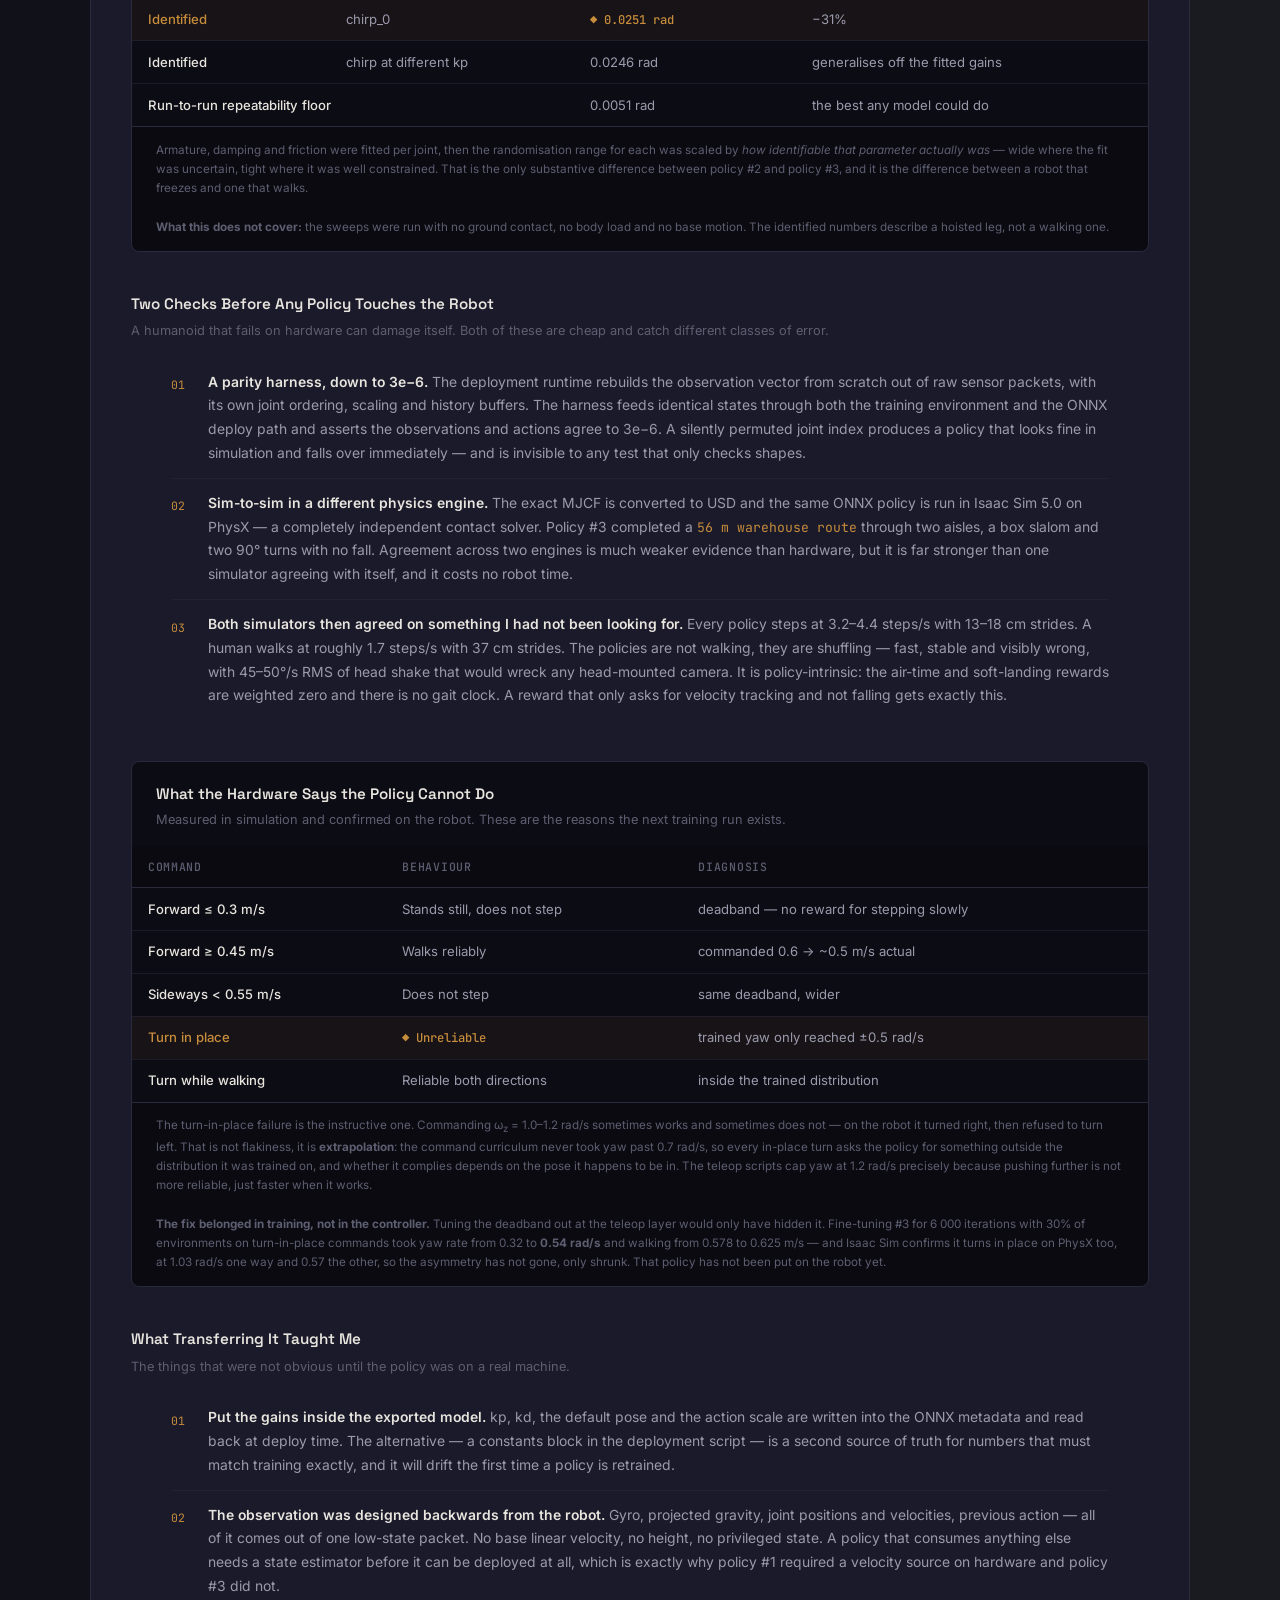
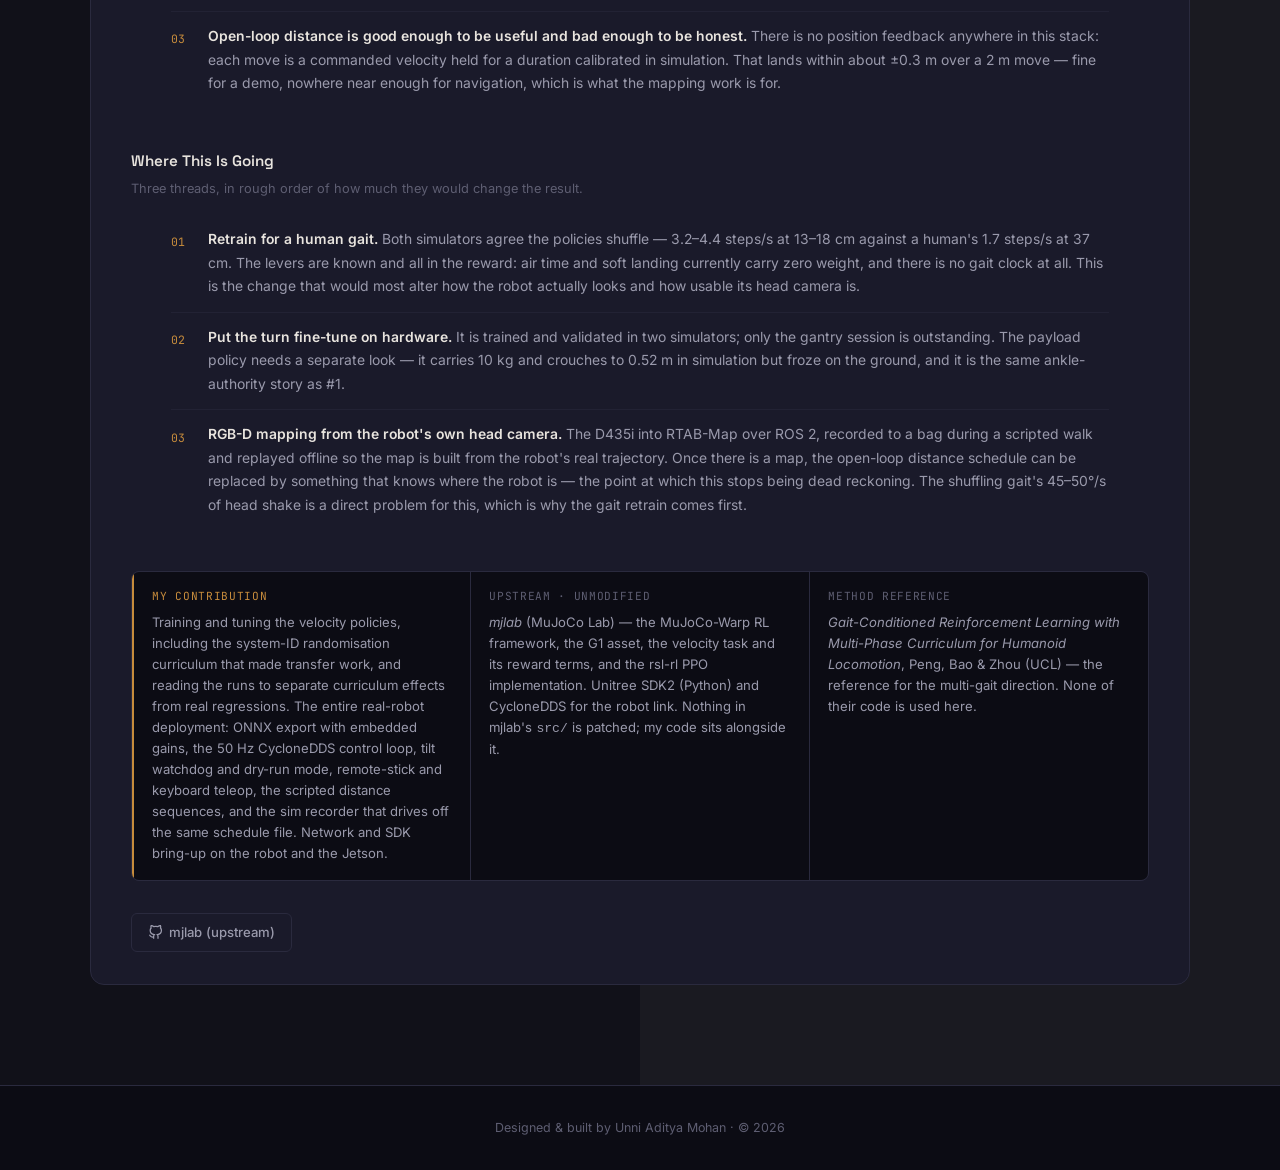
<file: projects/g1-locomotion.html>
<!DOCTYPE html>
<!-- GENERATED FILE: do not edit directly.
     Source: content/g1-locomotion.frag   Rebuild: python tools/build_project_pages.py -->
<html lang="en">
<head>
  <meta charset="UTF-8">
  <meta name="viewport" content="width=device-width, initial-scale=1.0">
  <title>Unitree G1 · RL Locomotion from Simulation onto the Real Robot · Unni Aditya Mohan</title>
  <meta name="description" content="Reinforcement-learning locomotion for a 29-DoF Unitree G1 humanoid, trained in mjlab / MuJoCo Warp under a system-identification randomisation curriculum and deployed to the physical robot at 50 Hz over CycloneDDS, with the measured hardware limits written down.">
  <link rel="preconnect" href="https://fonts.googleapis.com">
  <link rel="preconnect" href="https://fonts.gstatic.com" crossorigin>
  <link href="https://fonts.googleapis.com/css2?family=Space+Grotesk:wght@400;500;600;700&family=Inter:wght@300;400;500;600&family=JetBrains+Mono:wght@400;500&display=swap" rel="stylesheet">
  <link rel="stylesheet" href="../assets/css/main.css?v=7">
</head>
<body>

<!-- ════════════════════════════════════════════ NAV ════════════════════════════════════════════ -->
<nav>
  <div class="nav-inner">
    <a class="nav-logo" href="../index.html">ADITYA<span>.</span></a>
    <button class="hamburger" onclick="document.querySelector('.nav-links').classList.toggle('open')" aria-label="Menu">
      <span></span><span></span><span></span>
    </button>
    <ul class="nav-links">
      <li><a href="../index.html#about">About</a></li>
      <li><a href="../index.html#experience">Experience</a></li>
      <li><a href="../index.html#projects">Projects</a></li>
      <li><a href="../index.html#skills">Skills</a></li>
      <li><a href="../index.html#contact">Contact</a></li>
    </ul>
  </div>
</nav>

<!-- ════════════════════════════════════════════ BACK BAR ════════════════════════════════════════════ -->
<div class="backbar">
  <div class="backbar-inner">
    <a class="back-link" href="../index.html#p-g1-locomotion"><span>←</span> All projects</a>
    <span class="backbar-title">Unitree G1 · RL Locomotion from Simulation onto the Real Robot</span>
  </div>
</div>

<!-- ════════════════════════════════════════════ PROJECT ════════════════════════════════════════════ -->
<section id="projects" class="project-detail">
  <div class="section-inner">

    <!-- ──── FEATURED: Unitree G1 RL Locomotion, sim → real ──── -->
    <div class="featured-project reveal">
      <div class="featured-header">
        <div>
          <div class="featured-label">In Progress · Reinforcement Learning &amp; Sim-to-Real</div>
          <div class="featured-title">Unitree G1 · RL Locomotion from Simulation onto the Real Robot</div>
          <div class="featured-subtitle">Personal research project · mjlab / MuJoCo Warp · PPO + system-ID randomisation · deployed over CycloneDDS</div>
        </div>
        <div class="featured-date">Sep 2026 – ongoing</div>
      </div>

      <div class="wip-banner">
        <span class="wip-tag">In progress</span>
        <div class="wip-text">
          <b>Working today:</b> a velocity policy trained under a measured system-ID randomisation curriculum,
          exported to ONNX and <b>walking on the physical 29-DoF Unitree G1</b> at 50 Hz over CycloneDDS.
          Five policies trained, three taken to hardware, one that walks. Also validated sim-to-sim in
          Isaac Sim on PhysX over a 56 m warehouse route. <b>Being built now:</b> RGB-D mapping from the
          robot's head camera, and a human-gait retrain to fix the shuffling stride both simulators show.
          Every number below is from my own runs or my own robot.
        </div>
      </div>

      <div class="featured-desc">
        Most published humanoid locomotion stops at a policy that tracks a commanded body-frame twist, and
        more often than not never leaves simulation. I trained one in <strong>mjlab</strong>, a MuJoCo-Warp RL
        framework, for 30 000 PPO iterations on a single 8 GB laptop GPU — then got it onto the real
        29-DoF machine.
        <br><br>
        The version that transferred is the second one, trained under a <strong>system-identification
        curriculum</strong>: joint friction, damping, armature, actuator effort limits and PD gains are
        randomised per episode, and the ranges come from <em>chirp sweeps measured on the actual robot</em>
        rather than from guesswork. <strong>The interesting part is not that it walks — it is the list of
        things it does worse on hardware than in simulation</strong>, which is measured and written down
        below rather than left out.
      </div>

      <div class="featured-tech">
        <span class="skill-tag">Reinforcement Learning</span>
        <span class="skill-tag">PPO</span>
        <span class="skill-tag">Sim-to-Real</span>
        <span class="skill-tag">Domain Randomisation</span>
        <span class="skill-tag">MuJoCo / MuJoCo Warp</span>
        <span class="skill-tag">Unitree SDK2 · CycloneDDS</span>
        <span class="skill-tag">ONNX Runtime</span>
        <span class="skill-tag">ROS 2</span>
        <span class="skill-tag">PyTorch</span>
      </div>

      <div class="metric-row">
        <div class="metric">
          <div class="metric-num">0.58<small> m/s</small></div>
          <div class="metric-label">sustained walking speed on the real G1 — the transfer that worked, of three tried</div>
        </div>
        <div class="metric">
          <div class="metric-num">&minus;31<small>%</small></div>
          <div class="metric-label">held-out joint-tracking error after chirp system ID on 12 leg joints</div>
        </div>
        <div class="metric">
          <div class="metric-num">3e&minus;6</div>
          <div class="metric-label">parity between the deploy runtime and training, checked before touching hardware</div>
        </div>
        <div class="metric">
          <div class="metric-num">56<small> m</small></div>
          <div class="metric-label">Isaac Sim warehouse route on PhysX, two aisles and a box slalom, no fall</div>
        </div>
      </div>

      <!-- SIM vs REAL — same policy, same command schedule, same durations -->
      <div class="video-grid">
        <figure>
          <video src="../assets/videos/g1/distance-sequence-sim.mp4" poster="../assets/images/g1/poster-distance-sim.jpg"
                 autoplay loop muted playsinline controls preload="metadata"></video>
          <figcaption><b>Simulation.</b> The scripted distance sequence in mjlab — 2 m forward, 1 m back,
            0.5 m right, 0.5 m left, 1 m back, with two-second holds between moves. The blue arrow is the
            commanded twist, the magenta markers are foot contacts. This is the run the move durations were
            calibrated from — and the recorder reads the command schedule out of the robot script rather than
            keeping its own copy, so the two sides cannot silently drift apart.</figcaption>
        </figure>
        <figure>
          <video src="../assets/videos/g1/distance-sequence-real.mp4" poster="../assets/images/g1/poster-distance-real.jpg"
                 autoplay loop muted playsinline controls preload="metadata"></video>
          <figcaption><b>Real robot.</b> The same ONNX policy and the same schedule, on the physical G1 over
            CycloneDDS, recorded the same afternoon as the run on the left. The gantry strap is slack — it is
            a fall-arrest, not a support. Timings are open loop: there is no position feedback anywhere in
            this stack, so the distances come from durations calibrated in simulation.</figcaption>
        </figure>
      </div>

      <!-- TRAINING -->
      <div class="spec-block">
        <div class="block-title">Training the Policy That Actually Deployed</div>
        <div class="block-sub">Deliberately one consumer GPU. If a humanoid policy needs a cluster to reproduce, most people cannot check your work.</div>
        <div class="spec-grid">
          <div class="spec-item">
            <div class="spec-key">Robot &amp; Task</div>
            <div class="spec-val">Unitree G1, 29 actuated DoF. mjlab task <em>Velocity-Flat-Unitree-G1-SysID</em>: track a commanded body-frame twist on flat ground while the simulator's physical parameters are resampled every episode.</div>
          </div>
          <div class="spec-item">
            <div class="spec-key">Observation &amp; Action</div>
            <div class="spec-val">96-dim: gyro (3) + projected gravity (3) + joint position error (29) + joint velocity (29) + previous action (29) + command (3). Action is 29 joint targets, applied as <em>q = q<sub>default</sub> + scale · a</em>. No height, no velocity estimate, nothing the real robot cannot measure.</div>
          </div>
          <div class="spec-item">
            <div class="spec-key">Command Curriculum</div>
            <div class="spec-val">Command ranges widen as tracking error stays in tolerance: <em>v<sub>x</sub></em> [&minus;1, 1] → [&minus;2, 3] m/s, yaw rate 0.5 → 0.7 rad/s. That yaw ceiling turns out to matter a great deal — see the limits below.</div>
          </div>
          <div class="spec-item">
            <div class="spec-key">Run</div>
            <div class="spec-val">30 000 iterations, ~37 800 simulation steps/s. Mean reward &minus;1.26 → 41.9; mean episode length 12.9 → 994.8 steps against a 1000-step cap; fall terminations 0.04.</div>
          </div>
        </div>
      </div>

      <div class="project-gallery">
        <div class="gallery-item">
          <img src="../assets/images/g1/train-reward.png" alt="Mean reward and episode length over 30k PPO iterations for the sysid policy" loading="lazy">
          <div class="gallery-caption">Reward and episode length — the drops are command-curriculum steps</div>
        </div>
        <div class="gallery-item">
          <img src="../assets/images/g1/train-sysid-dr.png" alt="System identification randomisation ranges widening over training" loading="lazy">
          <div class="gallery-caption">Physics randomisation bands widening as the policy copes</div>
        </div>
        <div class="gallery-item">
          <img src="../assets/images/g1/train-curriculum.png" alt="Command velocity limits over training" loading="lazy">
          <div class="gallery-caption">Command limits — yaw never trained past 0.7 rad/s</div>
        </div>
      </div>

      <!-- DEPLOYMENT -->
      <div class="spec-block">
        <div class="block-title">Getting It Onto the Robot</div>
        <div class="block-sub">The gap between a trained checkpoint and a walking machine is mostly plumbing, and the plumbing is where it goes wrong.</div>
        <div class="spec-grid">
          <div class="spec-item">
            <div class="spec-key">Link</div>
            <div class="spec-val">Laptop to robot over Ethernet, Unitree SDK2 on CycloneDDS. Robot enters debug mode from zero-torque, hung on a gantry for every first run of a new policy.</div>
          </div>
          <div class="spec-item">
            <div class="spec-key">Control Loop</div>
            <div class="spec-val">50 Hz (2 ms sim step × 4 decimation). Read low state → assemble the 96-dim observation → ONNX Runtime on CPU → 29 position targets with the policy's own kp/kd → publish with CRC.</div>
          </div>
          <div class="spec-item">
            <div class="spec-key">Safety</div>
            <div class="spec-val">A <em>--dry-run</em> mode that reads sensors and runs the policy but publishes nothing; START moves smoothly to the default pose over 3 s before anything else; a tilt watchdog drops to damping if projected gravity says the pelvis is past ~53°; SELECT and Ctrl+C both land in damping.</div>
          </div>
          <div class="spec-item">
            <div class="spec-key">Three Ways to Drive It</div>
            <div class="spec-val">Remote-stick teleop, laptop keyboard hold-to-move (X11 global key capture, so it works from any window), and scripted timed sequences for repeatable demos and for filming.</div>
          </div>
        </div>
      </div>

      <!-- POLICY LEDGER -->
      <div class="results-section">
        <div class="results-title">Five Policies, Three Taken to Hardware, One That Walks</div>
        <div class="results-subtitle">Keeping the failures in the ledger is the point — the difference between the one that walks and the ones that froze is the whole result.</div>
        <table class="results-table">
          <thead>
            <tr><th>Policy</th><th>Obs</th><th>What changed</th><th>On hardware</th></tr>
          </thead>
          <tbody>
            <tr><td>#1 velocity</td><td>99</td><td>baseline; base linear velocity in the actor</td><td>froze on the ground</td></tr>
            <tr><td>#2 no-BLV</td><td>96</td><td>velocity moved to the critic; hand-tuned randomisation</td><td>never run — yaw 57% worse</td></tr>
            <tr class="chosen"><td>#3 sysID</td><td>96</td><td>randomisation from <em>measured</em> parameters</td><td><span class="sel">◆ walks · 0.578 m/s</span></td></tr>
            <tr><td>#4 payload</td><td>474</td><td>5-frame history, height command, 0–15 kg payload, pushes</td><td>froze on the ground</td></tr>
            <tr><td>#3b turn</td><td>96</td><td>#3 fine-tuned 6k iters on turn-in-place</td><td>not yet — turn 0.32 → 0.54 rad/s</td></tr>
          </tbody>
        </table>
        <div class="results-note">
          <strong>Diagnosing the freeze mattered more than fixing it.</strong> On the policies that stalled,
          torque <em>was</em> being delivered — commanded and estimated torque agreed to within a few percent.
          The ankle pitch joint was binding at about 0.45 rad of error at 13 N·m with zero velocity, while
          hips and knees tracked fine. Since #3 walks on the same hardware with the same ankle linkage, the
          cause is not a modelling error in the ankle's four-bar approximation — it is that #1 and #4 learned
          gaits that lean on ankle authority the real actuator does not have. The MJCF had zero joint friction
          and damping, so in simulation that authority was free.
        </div>
      </div>

      <!-- SYSTEM ID -->
      <div class="results-section">
        <div class="results-title">System ID · Measuring the Robot Instead of Guessing Its Randomisation Ranges</div>
        <div class="results-subtitle">Chirp excitation on all 12 leg joints with the robot hoisted and its feet clear of the floor; pelvis welded, collisions off, legs only. Fitted on two sweeps, validated on two held out.</div>
        <table class="results-table">
          <thead>
            <tr><th>Model</th><th>Held-out sweep</th><th>Open-loop RMSE</th><th></th></tr>
          </thead>
          <tbody>
            <tr><td>Nominal MJCF</td><td>chirp_0</td><td>0.0365 rad</td><td>as shipped</td></tr>
            <tr class="chosen"><td>Identified</td><td>chirp_0</td><td><span class="sel">◆ 0.0251 rad</span></td><td>&minus;31%</td></tr>
            <tr><td>Identified</td><td>chirp at different kp</td><td>0.0246 rad</td><td>generalises off the fitted gains</td></tr>
            <tr><td colspan="2">Run-to-run repeatability floor</td><td>0.0051 rad</td><td>the best any model could do</td></tr>
          </tbody>
        </table>
        <div class="results-note">
          Armature, damping and friction were fitted per joint, then the randomisation range for each was
          scaled by <em>how identifiable that parameter actually was</em> — wide where the fit was uncertain,
          tight where it was well constrained. That is the only substantive difference between policy #2 and
          policy #3, and it is the difference between a robot that freezes and one that walks.
          <br><br>
          <strong>What this does not cover:</strong> the sweeps were run with no ground contact, no body load
          and no base motion. The identified numbers describe a hoisted leg, not a walking one.
        </div>
      </div>

      <!-- SIM2SIM -->
      <div class="spec-block">
        <div class="block-title">Two Checks Before Any Policy Touches the Robot</div>
        <div class="block-sub">A humanoid that fails on hardware can damage itself. Both of these are cheap and catch different classes of error.</div>
        <div class="findings">
          <div class="finding"><span class="finding-n">01</span><span>
            <b>A parity harness, down to 3e&minus;6.</b> The deployment runtime rebuilds the observation
            vector from scratch out of raw sensor packets, with its own joint ordering, scaling and history
            buffers. The harness feeds identical states through both the training environment and the ONNX
            deploy path and asserts the observations and actions agree to 3e&minus;6. A silently permuted
            joint index produces a policy that looks fine in simulation and falls over immediately — and is
            invisible to any test that only checks shapes.
          </span></div>
          <div class="finding"><span class="finding-n">02</span><span>
            <b>Sim-to-sim in a different physics engine.</b> The exact MJCF is converted to USD and the same
            ONNX policy is run in Isaac Sim 5.0 on PhysX — a completely independent contact solver. Policy #3
            completed a <em>56 m warehouse route</em> through two aisles, a box slalom and two 90° turns with
            no fall. Agreement across two engines is much weaker evidence than hardware, but it is far
            stronger than one simulator agreeing with itself, and it costs no robot time.
          </span></div>
          <div class="finding"><span class="finding-n">03</span><span>
            <b>Both simulators then agreed on something I had not been looking for.</b> Every policy steps at
            3.2–4.4 steps/s with 13–18 cm strides. A human walks at roughly 1.7 steps/s with 37 cm strides.
            The policies are not walking, they are shuffling — fast, stable and visibly wrong, with 45–50°/s
            RMS of head shake that would wreck any head-mounted camera. It is policy-intrinsic: the air-time
            and soft-landing rewards are weighted zero and there is no gait clock. A reward that only asks for
            velocity tracking and not falling gets exactly this.
          </span></div>
        </div>
      </div>

      <!-- LIMITS -->
      <div class="results-section">
        <div class="results-title">What the Hardware Says the Policy Cannot Do</div>
        <div class="results-subtitle">Measured in simulation and confirmed on the robot. These are the reasons the next training run exists.</div>
        <table class="results-table">
          <thead>
            <tr><th>Command</th><th>Behaviour</th><th>Diagnosis</th></tr>
          </thead>
          <tbody>
            <tr><td>Forward &le; 0.3 m/s</td><td>Stands still, does not step</td><td>deadband — no reward for stepping slowly</td></tr>
            <tr><td>Forward &ge; 0.45 m/s</td><td>Walks reliably</td><td>commanded 0.6 → ~0.5 m/s actual</td></tr>
            <tr><td>Sideways &lt; 0.55 m/s</td><td>Does not step</td><td>same deadband, wider</td></tr>
            <tr class="chosen"><td>Turn in place</td><td><span class="sel">◆ Unreliable</span></td><td>trained yaw only reached ±0.5 rad/s</td></tr>
            <tr><td>Turn while walking</td><td>Reliable both directions</td><td>inside the trained distribution</td></tr>
          </tbody>
        </table>
        <div class="results-note">
          The turn-in-place failure is the instructive one. Commanding ω<sub>z</sub> = 1.0–1.2 rad/s sometimes
          works and sometimes does not — on the robot it turned right, then refused to turn left. That is not
          flakiness, it is <strong>extrapolation</strong>: the command curriculum never took yaw past
          0.7 rad/s, so every in-place turn asks the policy for something outside the distribution it was
          trained on, and whether it complies depends on the pose it happens to be in. The teleop scripts cap
          yaw at 1.2 rad/s precisely because pushing further is not more reliable, just faster when it works.
          <br><br>
          <strong>The fix belonged in training, not in the controller.</strong> Tuning the deadband out at
          the teleop layer would only have hidden it. Fine-tuning #3 for 6 000 iterations with 30% of
          environments on turn-in-place commands took yaw rate from 0.32 to <strong>0.54 rad/s</strong> and
          walking from 0.578 to 0.625 m/s — and Isaac Sim confirms it turns in place on PhysX too, at
          1.03 rad/s one way and 0.57 the other, so the asymmetry has not gone, only shrunk. That policy has
          not been put on the robot yet.
        </div>
      </div>

      <!-- FINDINGS -->
      <div class="spec-block">
        <div class="block-title">What Transferring It Taught Me</div>
        <div class="block-sub">The things that were not obvious until the policy was on a real machine.</div>
        <div class="findings">
          <div class="finding"><span class="finding-n">01</span><span>
            <b>Put the gains inside the exported model.</b> kp, kd, the default pose and the action scale are
            written into the ONNX metadata and read back at deploy time. The alternative — a constants block
            in the deployment script — is a second source of truth for numbers that must match training
            exactly, and it will drift the first time a policy is retrained.
          </span></div>
          <div class="finding"><span class="finding-n">02</span><span>
            <b>The observation was designed backwards from the robot.</b> Gyro, projected gravity, joint
            positions and velocities, previous action — all of it comes out of one low-state packet. No base
            linear velocity, no height, no privileged state. A policy that consumes anything else needs a
            state estimator before it can be deployed at all, which is exactly why policy #1 required a
            velocity source on hardware and policy #3 did not.
          </span></div>
          <div class="finding"><span class="finding-n">03</span><span>
            <b>Open-loop distance is good enough to be useful and bad enough to be honest.</b> There is no
            position feedback anywhere in this stack: each move is a commanded velocity held for a duration
            calibrated in simulation. That lands within about ±0.3 m over a 2 m move — fine for a demo,
            nowhere near enough for navigation, which is what the mapping work is for.
          </span></div>
        </div>
      </div>

      <!-- NEXT -->
      <div class="spec-block">
        <div class="block-title">Where This Is Going</div>
        <div class="block-sub">Three threads, in rough order of how much they would change the result.</div>
        <div class="findings">
          <div class="finding"><span class="finding-n">01</span><span>
            <b>Retrain for a human gait.</b> Both simulators agree the policies shuffle — 3.2–4.4 steps/s at
            13–18 cm against a human's 1.7 steps/s at 37 cm. The levers are known and all in the reward:
            air time and soft landing currently carry zero weight, and there is no gait clock at all. This is
            the change that would most alter how the robot actually looks and how usable its head camera is.
          </span></div>
          <div class="finding"><span class="finding-n">02</span><span>
            <b>Put the turn fine-tune on hardware.</b> It is trained and validated in two simulators; only
            the gantry session is outstanding. The payload policy needs a separate look — it carries 10 kg
            and crouches to 0.52 m in simulation but froze on the ground, and it is the same ankle-authority
            story as #1.
          </span></div>
          <div class="finding"><span class="finding-n">03</span><span>
            <b>RGB-D mapping from the robot's own head camera.</b> The D435i into RTAB-Map over ROS 2,
            recorded to a bag during a scripted walk and replayed offline so the map is built from the robot's
            real trajectory. Once there is a map, the open-loop distance schedule can be replaced by something
            that knows where the robot is — the point at which this stops being dead reckoning. The shuffling
            gait's 45–50°/s of head shake is a direct problem for this, which is why the gait retrain comes
            first.
          </span></div>
        </div>
      </div>

      <!-- ATTRIBUTION -->
      <div class="credit-bar">
        <div class="credit mine">
          <div class="credit-who">My contribution</div>
          <div class="credit-what">
            Training and tuning the velocity policies, including the system-ID randomisation curriculum that
            made transfer work, and reading the runs to separate curriculum effects from real regressions.
            The entire real-robot deployment: ONNX export with embedded gains, the 50 Hz CycloneDDS control
            loop, tilt watchdog and dry-run mode, remote-stick and keyboard teleop, the scripted distance
            sequences, and the sim recorder that drives off the same schedule file. Network and SDK bring-up
            on the robot and the Jetson.
          </div>
        </div>
        <div class="credit">
          <div class="credit-who">Upstream · unmodified</div>
          <div class="credit-what">
            <em>mjlab</em> (MuJoCo Lab) — the MuJoCo-Warp RL framework, the G1 asset, the velocity task and
            its reward terms, and the rsl-rl PPO implementation. Unitree SDK2 (Python) and CycloneDDS for the
            robot link. Nothing in mjlab's <code>src/</code> is patched; my code sits alongside it.
          </div>
        </div>
        <div class="credit">
          <div class="credit-who">Method reference</div>
          <div class="credit-what">
            <em>Gait-Conditioned Reinforcement Learning with Multi-Phase Curriculum for Humanoid Locomotion</em>,
            Peng, Bao &amp; Zhou (UCL) — the reference for the multi-gait direction. None of their code is
            used here.
          </div>
        </div>
      </div>

      <div class="project-actions">
        <a href="https://github.com/mujocolab/mjlab" class="project-link" target="_blank">
          <svg viewBox="0 0 24 24"><path d="M9 19c-5 1.5-5-2.5-7-3m14 6v-3.87a3.37 3.37 0 0 0-.94-2.61c3.14-.35 6.44-1.54 6.44-7A5.44 5.44 0 0 0 20 4.77 5.07 5.07 0 0 0 19.91 1S18.73.65 16 2.48a13.38 13.38 0 0 0-7 0C6.27.65 5.09 1 5.09 1A5.07 5.07 0 0 0 5 4.77a5.44 5.44 0 0 0-1.5 3.78c0 5.42 3.3 6.61 6.44 7A3.37 3.37 0 0 0 9 18.13V22"/></svg>
          mjlab (upstream)
        </a>
      </div>
    </div>

    <nav class="page-nav" aria-label="Project navigation">
      <a href="humanoid-vla.html">← An RL-Fine-Tuned VLA for Humanoid Manipulation, From My Own Phone Videos</a>
      <a href="kitchen-pick-place.html">GRASP · Language-Conditioned Sequential Manipulation →</a>
    </nav>

  </div>
</section>

<footer>
  <p>Designed &amp; built by Unni Aditya Mohan · © 2026</p>
</footer>

<script src="../assets/js/main.js?v=7"></script>
</body>
</html>
</file>
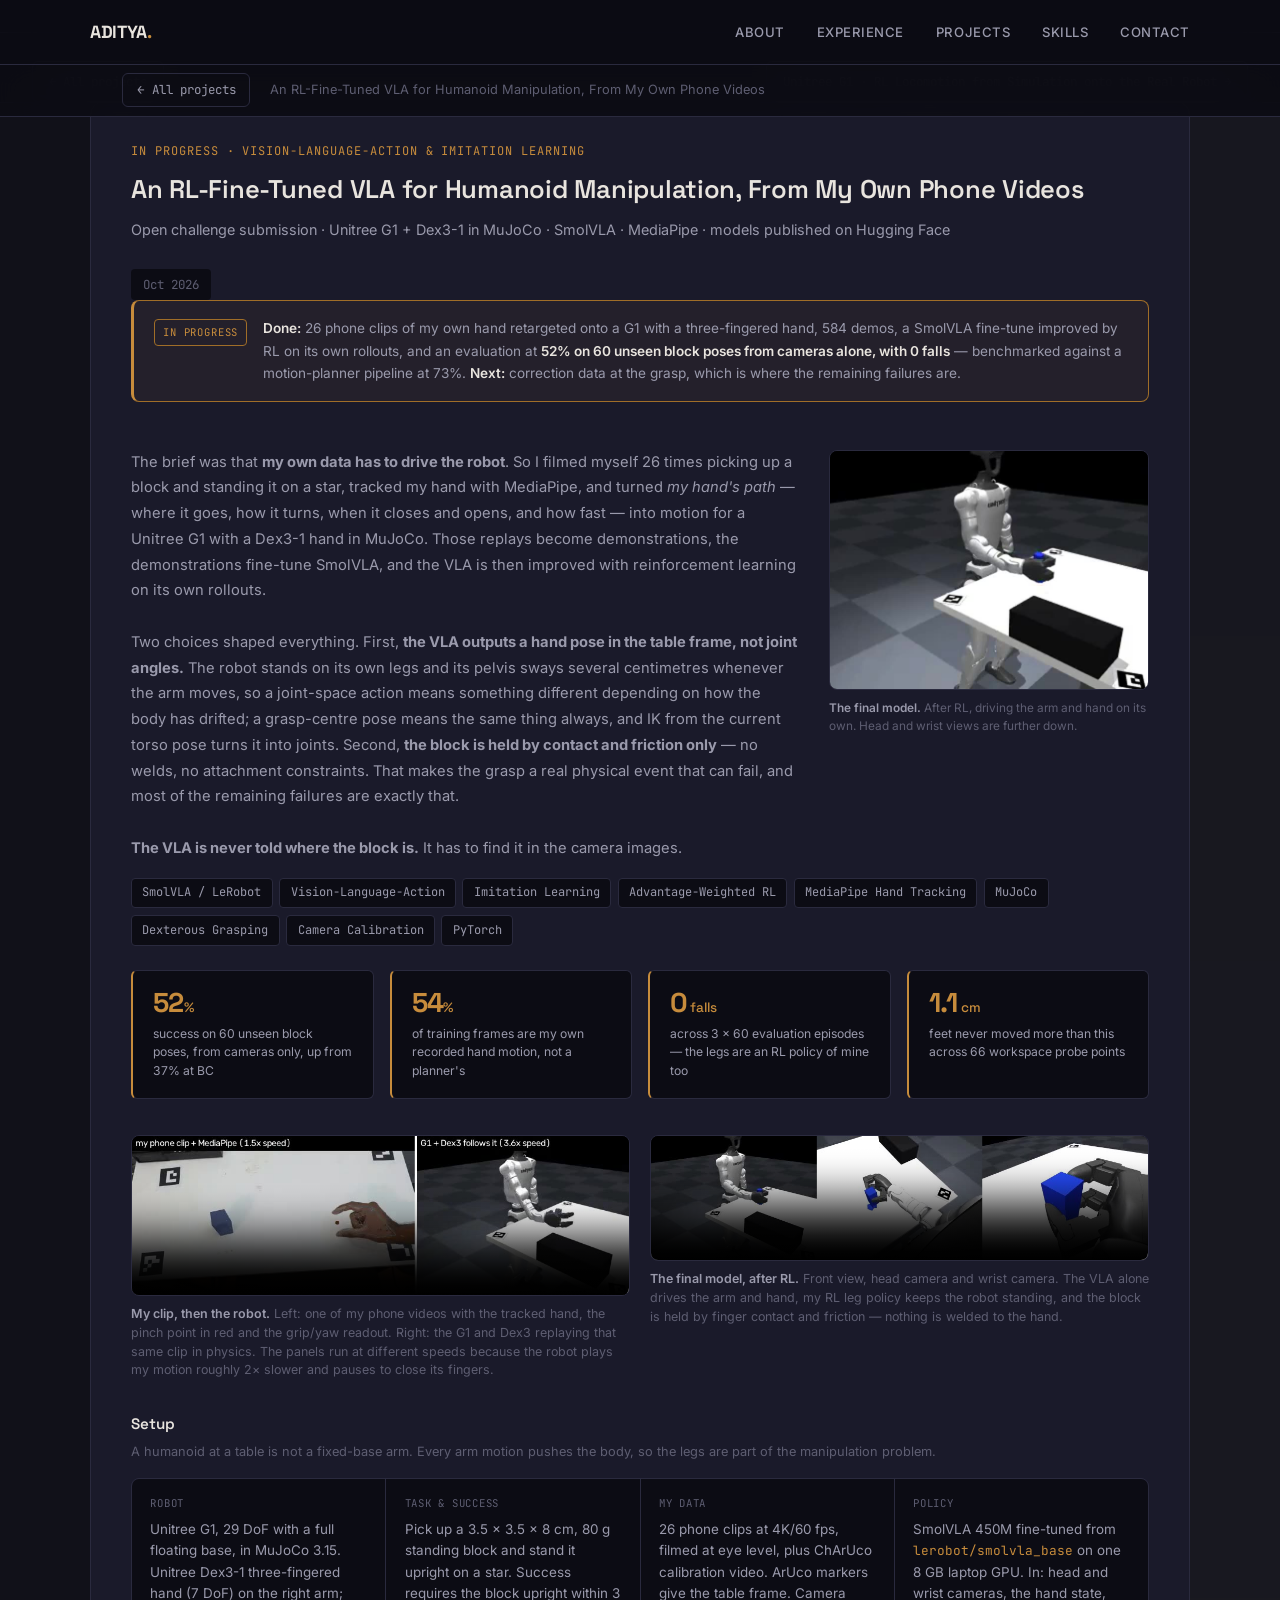
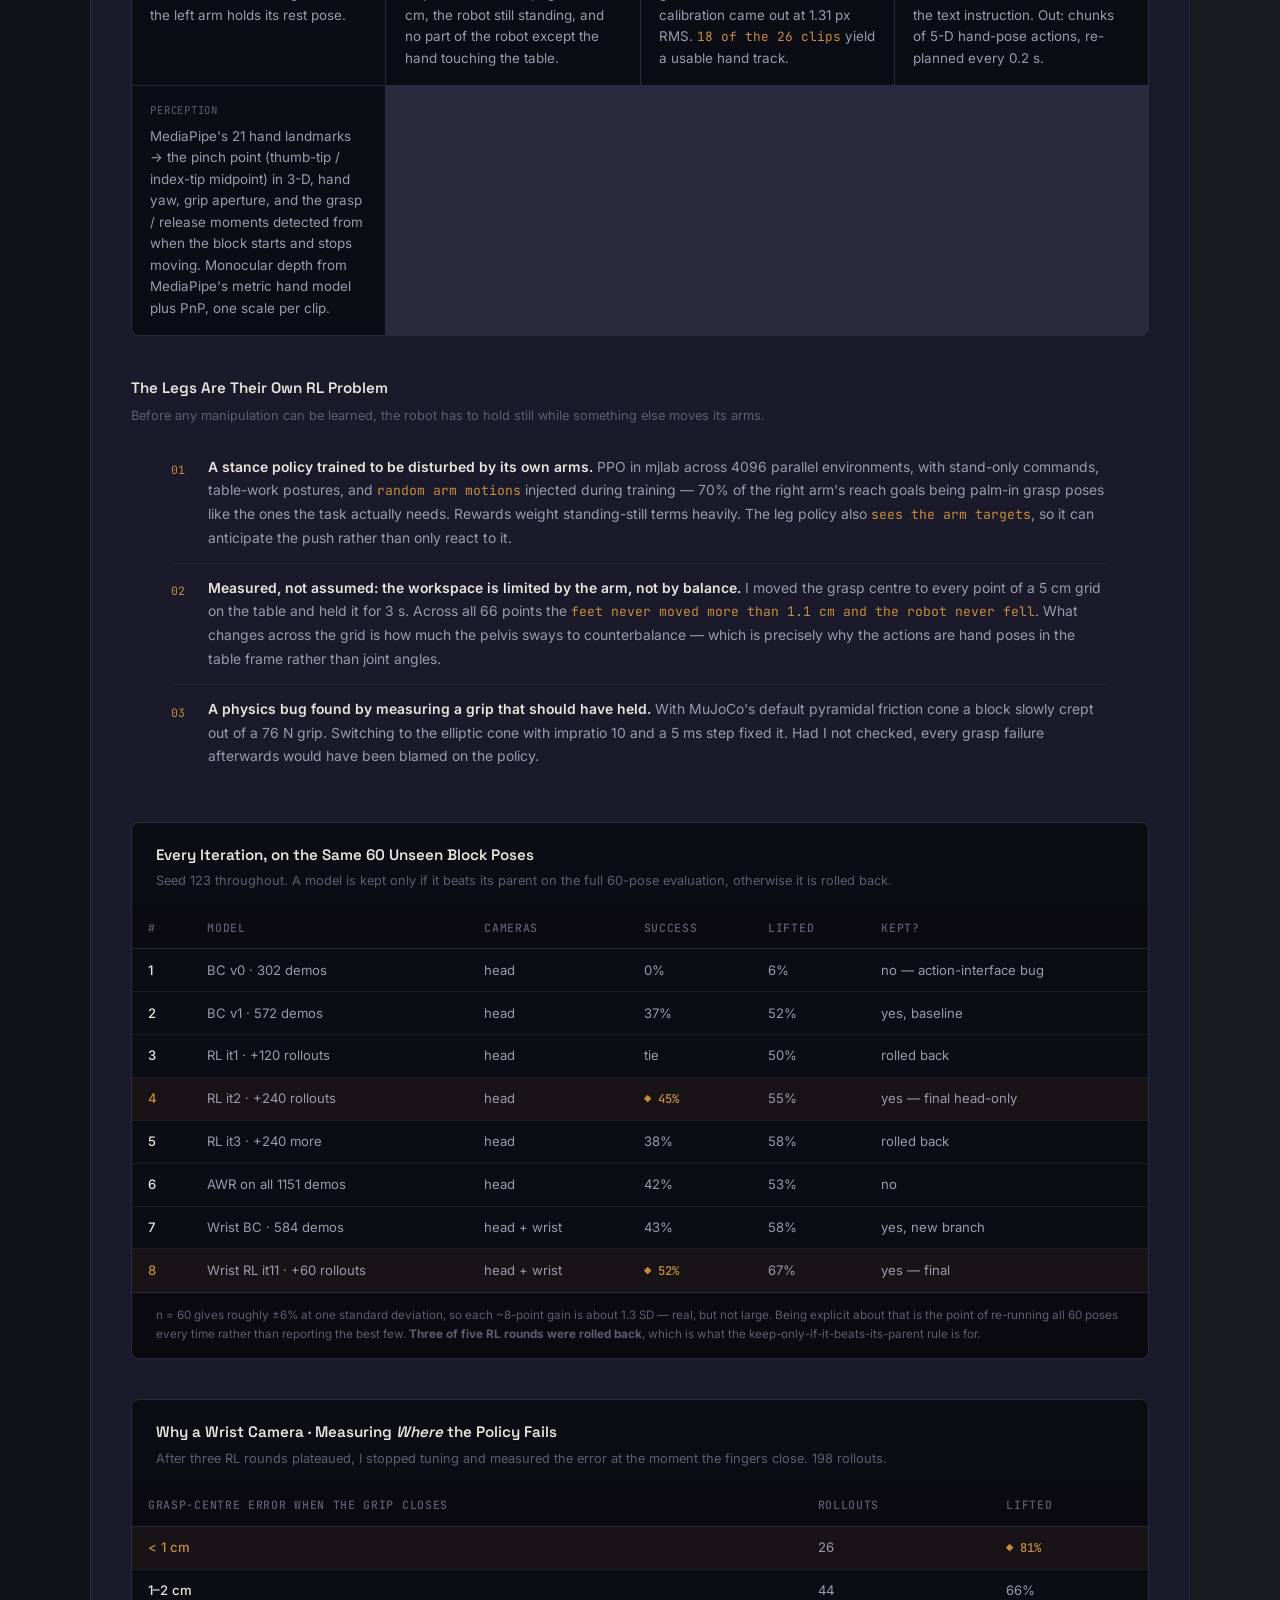
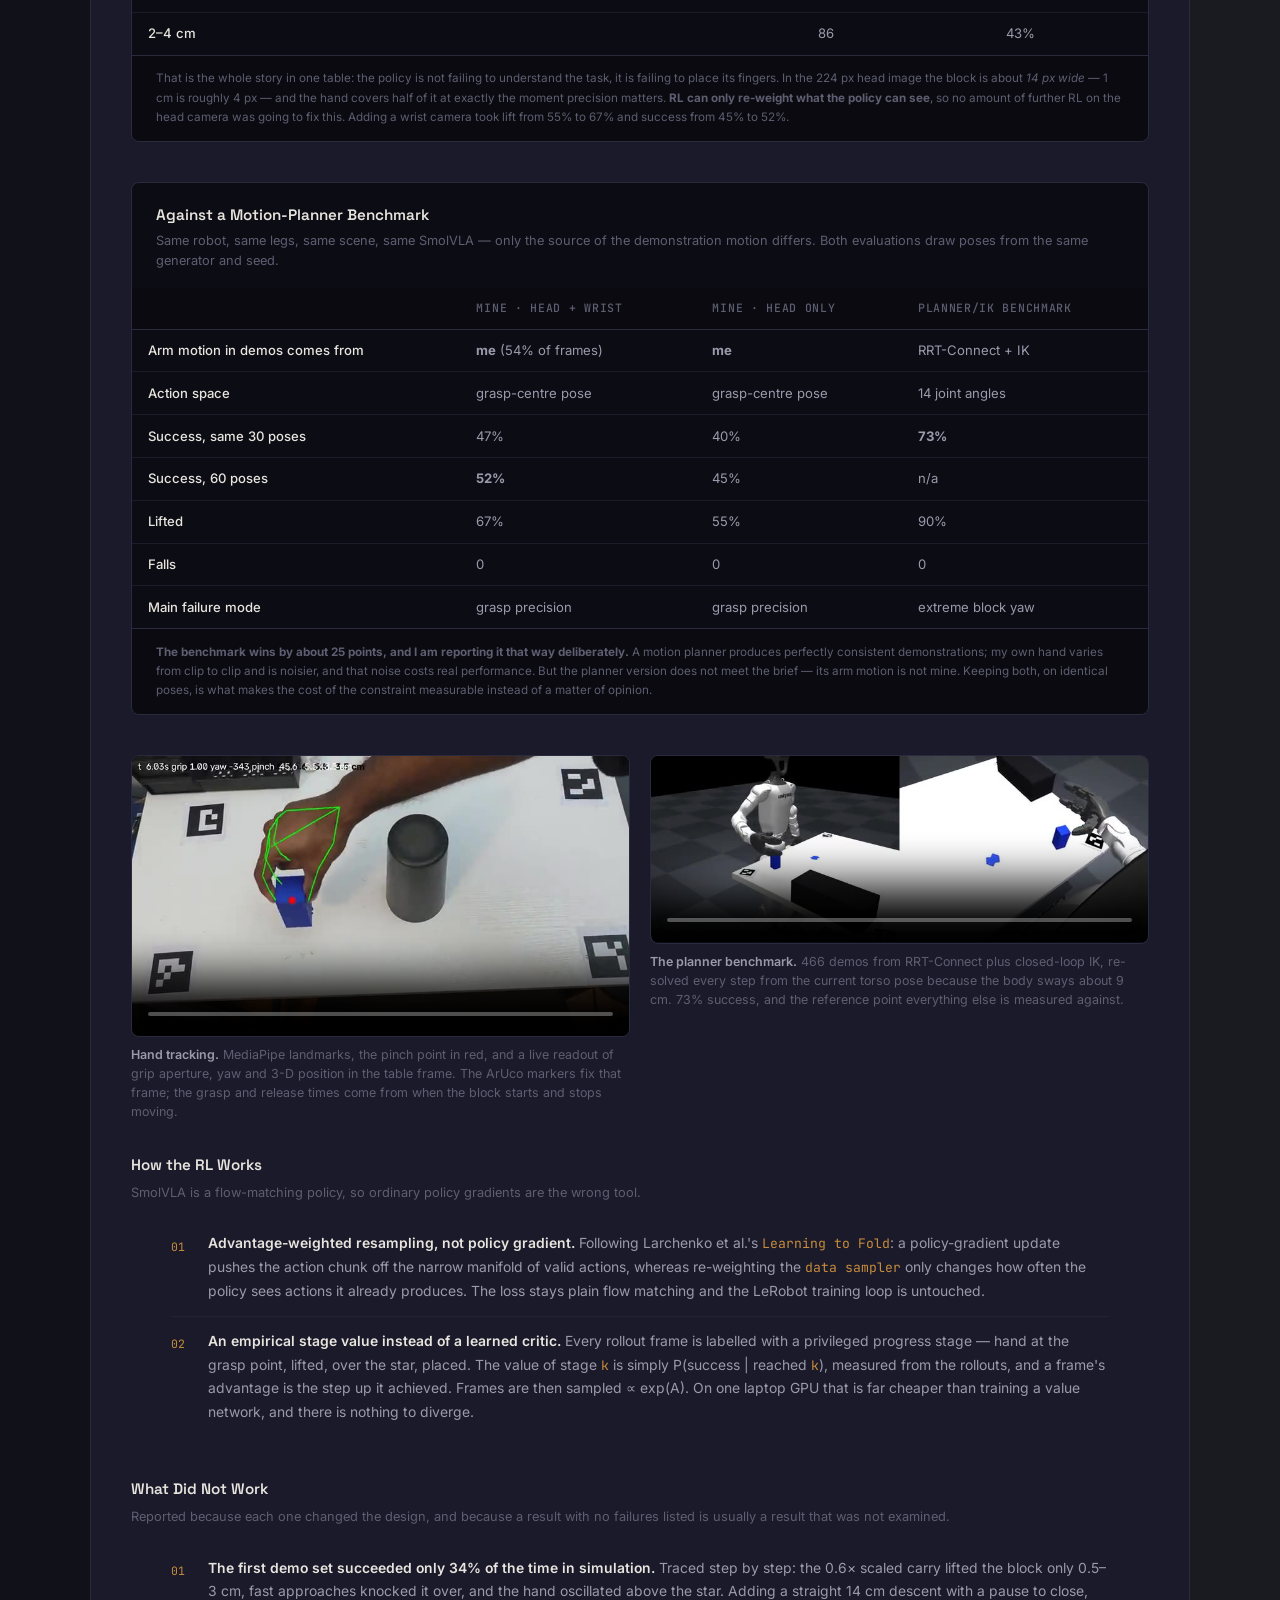
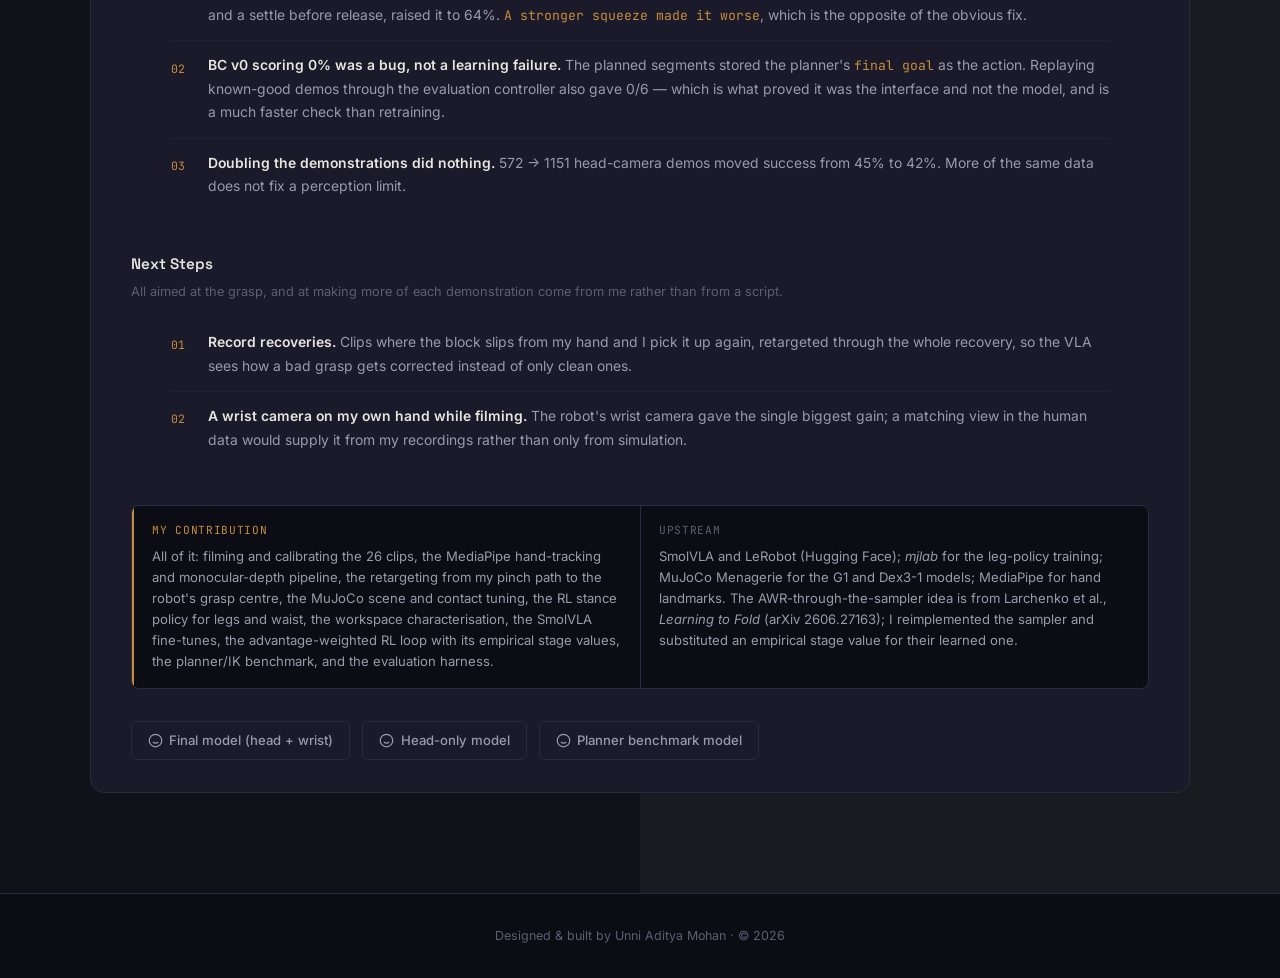
<file: projects/humanoid-vla.html>
<!DOCTYPE html>
<!-- GENERATED FILE: do not edit directly.
     Source: content/humanoid-vla.frag   Rebuild: python tools/build_project_pages.py -->
<html lang="en">
<head>
  <meta charset="UTF-8">
  <meta name="viewport" content="width=device-width, initial-scale=1.0">
  <title>An RL-Fine-Tuned VLA for Humanoid Manipulation, From My Own Phone Videos · Unni Aditya Mohan</title>
  <meta name="description" content="A Unitree G1 with a Dex3-1 hand learning pick-and-place from 26 egocentric phone clips: MediaPipe hand tracking retargeted into MuJoCo demonstrations, a SmolVLA fine-tune improved by advantage-weighted RL on its own rollouts, reaching 52% on 60 unseen poses from cameras alone with zero falls.">
  <link rel="preconnect" href="https://fonts.googleapis.com">
  <link rel="preconnect" href="https://fonts.gstatic.com" crossorigin>
  <link href="https://fonts.googleapis.com/css2?family=Space+Grotesk:wght@400;500;600;700&family=Inter:wght@300;400;500;600&family=JetBrains+Mono:wght@400;500&display=swap" rel="stylesheet">
  <link rel="stylesheet" href="../assets/css/main.css?v=7">
</head>
<body>

<!-- ════════════════════════════════════════════ NAV ════════════════════════════════════════════ -->
<nav>
  <div class="nav-inner">
    <a class="nav-logo" href="../index.html">ADITYA<span>.</span></a>
    <button class="hamburger" onclick="document.querySelector('.nav-links').classList.toggle('open')" aria-label="Menu">
      <span></span><span></span><span></span>
    </button>
    <ul class="nav-links">
      <li><a href="../index.html#about">About</a></li>
      <li><a href="../index.html#experience">Experience</a></li>
      <li><a href="../index.html#projects">Projects</a></li>
      <li><a href="../index.html#skills">Skills</a></li>
      <li><a href="../index.html#contact">Contact</a></li>
    </ul>
  </div>
</nav>

<!-- ════════════════════════════════════════════ BACK BAR ════════════════════════════════════════════ -->
<div class="backbar">
  <div class="backbar-inner">
    <a class="back-link" href="../index.html#p-humanoid-vla"><span>←</span> All projects</a>
    <span class="backbar-title">An RL-Fine-Tuned VLA for Humanoid Manipulation, From My Own Phone Videos</span>
  </div>
</div>

<!-- ════════════════════════════════════════════ PROJECT ════════════════════════════════════════════ -->
<section id="projects" class="project-detail">
  <div class="section-inner">

    <!-- ──── FEATURED: RL-Fine-Tuned VLA for Humanoid Manipulation ──── -->
    <div class="featured-project reveal">
      <div class="featured-header">
        <div>
          <div class="featured-label">In Progress · Vision-Language-Action &amp; Imitation Learning</div>
          <div class="featured-title">An RL-Fine-Tuned VLA for Humanoid Manipulation, From My Own Phone Videos</div>
          <div class="featured-subtitle">Open challenge submission · Unitree G1 + Dex3-1 in MuJoCo · SmolVLA · MediaPipe · models published on Hugging Face</div>
        </div>
        <div class="featured-date">Oct 2026</div>
      </div>

      <div class="wip-banner">
        <span class="wip-tag">In progress</span>
        <div class="wip-text">
          <b>Done:</b> 26 phone clips of my own hand retargeted onto a G1 with a three-fingered hand, 584 demos,
          a SmolVLA fine-tune improved by RL on its own rollouts, and an evaluation at <b>52% on 60 unseen
          block poses from cameras alone, with 0 falls</b> — benchmarked against a motion-planner pipeline at
          73%. <b>Next:</b> correction data at the grasp, which is where the remaining failures are.
        </div>
      </div>

      <div class="intro-split">
        <div class="featured-desc">
          The brief was that <strong>my own data has to drive the robot</strong>. So I filmed myself 26 times
          picking up a block and standing it on a star, tracked my hand with MediaPipe, and turned
          <em>my hand's path</em> — where it goes, how it turns, when it closes and opens, and how fast — into
          motion for a Unitree G1 with a Dex3-1 hand in MuJoCo. Those replays become demonstrations, the
          demonstrations fine-tune SmolVLA, and the VLA is then improved with reinforcement learning on its own
          rollouts.
          <br><br>
          Two choices shaped everything. First, <strong>the VLA outputs a hand pose in the table frame, not
          joint angles.</strong> The robot stands on its own legs and its pelvis sways several centimetres
          whenever the arm moves, so a joint-space action means something different depending on how the body
          has drifted; a grasp-centre pose means the same thing always, and IK from the current torso pose turns
          it into joints. Second, <strong>the block is held by contact and friction only</strong> — no welds, no
          attachment constraints. That makes the grasp a real physical event that can fail, and most of the
          remaining failures are exactly that.
          <br><br>
          <strong>The VLA is never told where the block is.</strong> It has to find it in the camera images.
        </div>

        <figure class="intro-aside">
          <video src="../assets/videos/humanoid-vla/intro-clip.mp4" poster="../assets/images/humanoid-vla/poster-intro-clip.jpg"
                 autoplay loop muted playsinline aria-label="The final RL-tuned VLA picking up the block and placing it on the star"></video>
          <figcaption><b>The final model.</b> After RL, driving the arm and hand on its own. Head and wrist
            views are further down.</figcaption>
        </figure>
      </div>

      <div class="featured-tech">
        <span class="skill-tag">SmolVLA / LeRobot</span>
        <span class="skill-tag">Vision-Language-Action</span>
        <span class="skill-tag">Imitation Learning</span>
        <span class="skill-tag">Advantage-Weighted RL</span>
        <span class="skill-tag">MediaPipe Hand Tracking</span>
        <span class="skill-tag">MuJoCo</span>
        <span class="skill-tag">Dexterous Grasping</span>
        <span class="skill-tag">Camera Calibration</span>
        <span class="skill-tag">PyTorch</span>
      </div>

      <div class="metric-row">
        <div class="metric">
          <div class="metric-num">52<small>%</small></div>
          <div class="metric-label">success on 60 unseen block poses, from cameras only, up from 37% at BC</div>
        </div>
        <div class="metric">
          <div class="metric-num">54<small>%</small></div>
          <div class="metric-label">of training frames are my own recorded hand motion, not a planner's</div>
        </div>
        <div class="metric">
          <div class="metric-num">0<small> falls</small></div>
          <div class="metric-label">across 3 × 60 evaluation episodes — the legs are an RL policy of mine too</div>
        </div>
        <div class="metric">
          <div class="metric-num">1.1<small> cm</small></div>
          <div class="metric-label">feet never moved more than this across 66 workspace probe points</div>
        </div>
      </div>

      <!-- THE SYSTEM RUNNING -->
      <div class="video-grid">
        <figure>
          <video src="../assets/videos/humanoid-vla/hand-to-robot.mp4" poster="../assets/images/humanoid-vla/poster-hand-to-robot.jpg"
                 autoplay loop muted playsinline controls preload="metadata"></video>
          <figcaption><b>My clip, then the robot.</b> Left: one of my phone videos with the tracked hand, the
            pinch point in red and the grip/yaw readout. Right: the G1 and Dex3 replaying that same clip in
            physics. The panels run at different speeds because the robot plays my motion roughly 2× slower
            and pauses to close its fingers.</figcaption>
        </figure>
        <figure>
          <video src="../assets/videos/humanoid-vla/final-demo.mp4" poster="../assets/images/humanoid-vla/poster-final-demo.jpg"
                 autoplay loop muted playsinline controls preload="metadata"></video>
          <figcaption><b>The final model, after RL.</b> Front view, head camera and wrist camera. The VLA alone
            drives the arm and hand, my RL leg policy keeps the robot standing, and the block is held by finger
            contact and friction — nothing is welded to the hand.</figcaption>
        </figure>
      </div>

      <!-- SETUP -->
      <div class="spec-block">
        <div class="block-title">Setup</div>
        <div class="block-sub">A humanoid at a table is not a fixed-base arm. Every arm motion pushes the body, so the legs are part of the manipulation problem.</div>
        <div class="spec-grid">
          <div class="spec-item">
            <div class="spec-key">Robot</div>
            <div class="spec-val">Unitree G1, 29 DoF with a full floating base, in MuJoCo 3.15. Unitree Dex3-1 three-fingered hand (7 DoF) on the right arm; the left arm holds its rest pose.</div>
          </div>
          <div class="spec-item">
            <div class="spec-key">Task &amp; Success</div>
            <div class="spec-val">Pick up a 3.5 × 3.5 × 8 cm, 80 g standing block and stand it upright on a star. Success requires the block upright within 3 cm, the robot still standing, and no part of the robot except the hand touching the table.</div>
          </div>
          <div class="spec-item">
            <div class="spec-key">My Data</div>
            <div class="spec-val">26 phone clips at 4K/60 fps, filmed at eye level, plus ChArUco calibration video. ArUco markers give the table frame. Camera calibration came out at 1.31 px RMS. <em>18 of the 26 clips</em> yield a usable hand track.</div>
          </div>
          <div class="spec-item">
            <div class="spec-key">Policy</div>
            <div class="spec-val">SmolVLA 450M fine-tuned from <em>lerobot/smolvla_base</em> on one 8 GB laptop GPU. In: head and wrist cameras, the hand state, the text instruction. Out: chunks of 5-D hand-pose actions, re-planned every 0.2 s.</div>
          </div>
          <div class="spec-item">
            <div class="spec-key">Perception</div>
            <div class="spec-val">MediaPipe's 21 hand landmarks → the pinch point (thumb-tip / index-tip midpoint) in 3-D, hand yaw, grip aperture, and the grasp / release moments detected from when the block starts and stops moving. Monocular depth from MediaPipe's metric hand model plus PnP, one scale per clip.</div>
          </div>
        </div>
      </div>

      <!-- LEGS -->
      <div class="spec-block">
        <div class="block-title">The Legs Are Their Own RL Problem</div>
        <div class="block-sub">Before any manipulation can be learned, the robot has to hold still while something else moves its arms.</div>
        <div class="findings">
          <div class="finding"><span class="finding-n">01</span><span>
            <b>A stance policy trained to be disturbed by its own arms.</b> PPO in mjlab across 4096 parallel
            environments, with stand-only commands, table-work postures, and <em>random arm motions</em>
            injected during training — 70% of the right arm's reach goals being palm-in grasp poses like the
            ones the task actually needs. Rewards weight standing-still terms heavily. The leg policy also
            <em>sees the arm targets</em>, so it can anticipate the push rather than only react to it.
          </span></div>
          <div class="finding"><span class="finding-n">02</span><span>
            <b>Measured, not assumed: the workspace is limited by the arm, not by balance.</b> I moved the
            grasp centre to every point of a 5 cm grid on the table and held it for 3 s.
            Across all 66 points the <em>feet never moved more than 1.1 cm and the robot never fell</em>.
            What changes across the grid is how much the pelvis sways to counterbalance — which is precisely
            why the actions are hand poses in the table frame rather than joint angles.
          </span></div>
          <div class="finding"><span class="finding-n">03</span><span>
            <b>A physics bug found by measuring a grip that should have held.</b> With MuJoCo's default
            pyramidal friction cone a block slowly crept out of a 76 N grip. Switching to the elliptic cone
            with impratio 10 and a 5 ms step fixed it. Had I not checked, every grasp failure afterwards would
            have been blamed on the policy.
          </span></div>
        </div>
      </div>

      <!-- ITERATIONS -->
      <div class="results-section">
        <div class="results-title">Every Iteration, on the Same 60 Unseen Block Poses</div>
        <div class="results-subtitle">Seed 123 throughout. A model is kept only if it beats its parent on the full 60-pose evaluation, otherwise it is rolled back.</div>
        <table class="results-table">
          <thead>
            <tr><th>#</th><th>Model</th><th>Cameras</th><th>Success</th><th>Lifted</th><th>Kept?</th></tr>
          </thead>
          <tbody>
            <tr><td>1</td><td>BC v0 · 302 demos</td><td>head</td><td>0%</td><td>6%</td><td>no — action-interface bug</td></tr>
            <tr><td>2</td><td>BC v1 · 572 demos</td><td>head</td><td>37%</td><td>52%</td><td>yes, baseline</td></tr>
            <tr><td>3</td><td>RL it1 · +120 rollouts</td><td>head</td><td>tie</td><td>50%</td><td>rolled back</td></tr>
            <tr class="chosen"><td>4</td><td>RL it2 · +240 rollouts</td><td>head</td><td><span class="sel">◆ 45%</span></td><td>55%</td><td>yes — final head-only</td></tr>
            <tr><td>5</td><td>RL it3 · +240 more</td><td>head</td><td>38%</td><td>58%</td><td>rolled back</td></tr>
            <tr><td>6</td><td>AWR on all 1151 demos</td><td>head</td><td>42%</td><td>53%</td><td>no</td></tr>
            <tr><td>7</td><td>Wrist BC · 584 demos</td><td>head + wrist</td><td>43%</td><td>58%</td><td>yes, new branch</td></tr>
            <tr class="chosen"><td>8</td><td>Wrist RL it11 · +60 rollouts</td><td>head + wrist</td><td><span class="sel">◆ 52%</span></td><td>67%</td><td>yes — final</td></tr>
          </tbody>
        </table>
        <div class="results-note">
          n = 60 gives roughly ±6% at one standard deviation, so each ~8-point gain is about 1.3 SD — real,
          but not large. Being explicit about that is the point of re-running all 60 poses every time rather
          than reporting the best few. <strong>Three of five RL rounds were rolled back</strong>, which is
          what the keep-only-if-it-beats-its-parent rule is for.
        </div>
      </div>

      <!-- WRIST CAMERA -->
      <div class="results-section">
        <div class="results-title">Why a Wrist Camera · Measuring <em>Where</em> the Policy Fails</div>
        <div class="results-subtitle">After three RL rounds plateaued, I stopped tuning and measured the error at the moment the fingers close. 198 rollouts.</div>
        <table class="results-table">
          <thead>
            <tr><th>Grasp-centre error when the grip closes</th><th>Rollouts</th><th>Lifted</th></tr>
          </thead>
          <tbody>
            <tr class="chosen"><td>&lt; 1 cm</td><td>26</td><td><span class="sel">◆ 81%</span></td></tr>
            <tr><td>1–2 cm</td><td>44</td><td>66%</td></tr>
            <tr><td>2–4 cm</td><td>86</td><td>43%</td></tr>
          </tbody>
        </table>
        <div class="results-note">
          That is the whole story in one table: the policy is not failing to understand the task, it is failing
          to place its fingers. In the 224 px head image the block is about <em>14 px wide</em> — 1 cm is
          roughly 4 px — and the hand covers half of it at exactly the moment precision matters.
          <strong>RL can only re-weight what the policy can see</strong>, so no amount of further RL on the
          head camera was going to fix this. Adding a wrist camera took lift from 55% to 67% and success from
          45% to 52%.
        </div>
      </div>

      <!-- COMPARISON -->
      <div class="results-section">
        <div class="results-title">Against a Motion-Planner Benchmark</div>
        <div class="results-subtitle">Same robot, same legs, same scene, same SmolVLA — only the source of the demonstration motion differs. Both evaluations draw poses from the same generator and seed.</div>
        <table class="results-table">
          <thead>
            <tr><th></th><th>Mine · head + wrist</th><th>Mine · head only</th><th>Planner/IK benchmark</th></tr>
          </thead>
          <tbody>
            <tr><td>Arm motion in demos comes from</td><td><strong>me</strong> (54% of frames)</td><td><strong>me</strong></td><td>RRT-Connect + IK</td></tr>
            <tr><td>Action space</td><td>grasp-centre pose</td><td>grasp-centre pose</td><td>14 joint angles</td></tr>
            <tr><td>Success, same 30 poses</td><td>47%</td><td>40%</td><td><strong>73%</strong></td></tr>
            <tr><td>Success, 60 poses</td><td><strong>52%</strong></td><td>45%</td><td>n/a</td></tr>
            <tr><td>Lifted</td><td>67%</td><td>55%</td><td>90%</td></tr>
            <tr><td>Falls</td><td>0</td><td>0</td><td>0</td></tr>
            <tr><td>Main failure mode</td><td>grasp precision</td><td>grasp precision</td><td>extreme block yaw</td></tr>
          </tbody>
        </table>
        <div class="results-note">
          <strong>The benchmark wins by about 25 points, and I am reporting it that way deliberately.</strong>
          A motion planner produces perfectly consistent demonstrations; my own hand varies from clip to clip
          and is noisier, and that noise costs real performance. But the planner version does not meet the
          brief — its arm motion is not mine. Keeping both, on identical poses, is what makes the cost of the
          constraint measurable instead of a matter of opinion.
        </div>
      </div>

      <div class="video-grid">
        <figure>
          <video src="../assets/videos/humanoid-vla/hand-track.mp4" poster="../assets/images/humanoid-vla/poster-hand-track.jpg"
                 loop muted playsinline controls preload="none"></video>
          <figcaption><b>Hand tracking.</b> MediaPipe landmarks, the pinch point in red, and a live readout of
            grip aperture, yaw and 3-D position in the table frame. The ArUco markers fix that frame; the
            grasp and release times come from when the block starts and stops moving.</figcaption>
        </figure>
        <figure>
          <video src="../assets/videos/humanoid-vla/benchmark-eval.mp4" poster="../assets/images/humanoid-vla/poster-benchmark-eval.jpg"
                 loop muted playsinline controls preload="none"></video>
          <figcaption><b>The planner benchmark.</b> 466 demos from RRT-Connect plus closed-loop IK, re-solved
            every step from the current torso pose because the body sways about 9 cm. 73% success, and the
            reference point everything else is measured against.</figcaption>
        </figure>
      </div>

      <!-- RL METHOD -->
      <div class="spec-block">
        <div class="block-title">How the RL Works</div>
        <div class="block-sub">SmolVLA is a flow-matching policy, so ordinary policy gradients are the wrong tool.</div>
        <div class="findings">
          <div class="finding"><span class="finding-n">01</span><span>
            <b>Advantage-weighted resampling, not policy gradient.</b> Following Larchenko et al.'s
            <em>Learning to Fold</em>: a policy-gradient update pushes the action chunk off the narrow
            manifold of valid actions, whereas re-weighting the <em>data sampler</em> only changes how often
            the policy sees actions it already produces. The loss stays plain flow matching and the LeRobot
            training loop is untouched.
          </span></div>
          <div class="finding"><span class="finding-n">02</span><span>
            <b>An empirical stage value instead of a learned critic.</b> Every rollout frame is labelled with
            a privileged progress stage — hand at the grasp point, lifted, over the star, placed. The value of
            stage <em>k</em> is simply P(success | reached <em>k</em>), measured from the rollouts, and a
            frame's advantage is the step up it achieved. Frames are then sampled ∝ exp(A). On one laptop GPU
            that is far cheaper than training a value network, and there is nothing to diverge.
          </span></div>
        </div>
      </div>

      <!-- WHAT FAILED -->
      <div class="spec-block">
        <div class="block-title">What Did Not Work</div>
        <div class="block-sub">Reported because each one changed the design, and because a result with no failures listed is usually a result that was not examined.</div>
        <div class="findings">
          <div class="finding"><span class="finding-n">01</span><span>
            <b>The first demo set succeeded only 34% of the time in simulation.</b> Traced step by step: the
            0.6× scaled carry lifted the block only 0.5–3 cm, fast approaches knocked it over, and the hand
            oscillated above the star. Adding a straight 14 cm descent with a pause to close, and a settle
            before release, raised it to 64%. <em>A stronger squeeze made it worse</em>, which is the opposite
            of the obvious fix.
          </span></div>
          <div class="finding"><span class="finding-n">02</span><span>
            <b>BC v0 scoring 0% was a bug, not a learning failure.</b> The planned segments stored the
            planner's <em>final goal</em> as the action. Replaying known-good demos through the evaluation
            controller also gave 0/6 — which is what proved it was the interface and not the model, and is a
            much faster check than retraining.
          </span></div>
          <div class="finding"><span class="finding-n">03</span><span>
            <b>Doubling the demonstrations did nothing.</b> 572 → 1151 head-camera demos moved success from
            45% to 42%. More of the same data does not fix a perception limit.
          </span></div>
        </div>
      </div>

      <!-- NEXT -->
      <div class="spec-block">
        <div class="block-title">Next Steps</div>
        <div class="block-sub">All aimed at the grasp, and at making more of each demonstration come from me rather than from a script.</div>
        <div class="findings">
          <div class="finding"><span class="finding-n">01</span><span>
            <b>Record recoveries.</b> Clips where the block slips from my hand and I pick it up again,
            retargeted through the whole recovery, so the VLA sees how a bad grasp gets corrected instead of
            only clean ones.
          </span></div>
          <div class="finding"><span class="finding-n">02</span><span>
            <b>A wrist camera on my own hand while filming.</b> The robot's wrist camera gave the single
            biggest gain; a matching view in the human data would supply it from my recordings rather than
            only from simulation.
          </span></div>
        </div>
      </div>

      <!-- ATTRIBUTION -->
      <div class="credit-bar">
        <div class="credit mine">
          <div class="credit-who">My contribution</div>
          <div class="credit-what">
            All of it: filming and calibrating the 26 clips, the MediaPipe hand-tracking and monocular-depth
            pipeline, the retargeting from my pinch path to the robot's grasp centre, the MuJoCo scene and
            contact tuning, the RL stance policy for legs and waist, the workspace characterisation, the
            SmolVLA fine-tunes, the advantage-weighted RL loop with its empirical stage values, the planner/IK
            benchmark, and the evaluation harness.
          </div>
        </div>
        <div class="credit">
          <div class="credit-who">Upstream</div>
          <div class="credit-what">
            SmolVLA and LeRobot (Hugging Face); <em>mjlab</em> for the leg-policy training; MuJoCo Menagerie
            for the G1 and Dex3-1 models; MediaPipe for hand landmarks. The AWR-through-the-sampler idea is
            from Larchenko et al., <em>Learning to Fold</em> (arXiv 2606.27163); I reimplemented the sampler
            and substituted an empirical stage value for their learned one.
          </div>
        </div>
      </div>

      <div class="project-actions">
        <a href="https://huggingface.co/adityamohan2604/g1-smolvla-attempt1-wrist" class="project-link" target="_blank">
          <svg viewBox="0 0 24 24"><path d="M12 2a10 10 0 1 0 0 20 10 10 0 0 0 0-20z"/><path d="M8 14s1.5 2 4 2 4-2 4-2"/><path d="M9 9h.01M15 9h.01"/></svg>
          Final model (head + wrist)
        </a>
        <a href="https://huggingface.co/adityamohan2604/g1-smolvla-attempt1-head" class="project-link" target="_blank">
          <svg viewBox="0 0 24 24"><path d="M12 2a10 10 0 1 0 0 20 10 10 0 0 0 0-20z"/><path d="M8 14s1.5 2 4 2 4-2 4-2"/><path d="M9 9h.01M15 9h.01"/></svg>
          Head-only model
        </a>
        <a href="https://huggingface.co/adityamohan2604/g1-smolvla-attempt2-ik-demos" class="project-link" target="_blank">
          <svg viewBox="0 0 24 24"><path d="M12 2a10 10 0 1 0 0 20 10 10 0 0 0 0-20z"/><path d="M8 14s1.5 2 4 2 4-2 4-2"/><path d="M9 9h.01M15 9h.01"/></svg>
          Planner benchmark model
        </a>
      </div>
    </div>

    <nav class="page-nav" aria-label="Project navigation">
      <a href="../index.html#projects">← All projects</a>
      <a href="g1-locomotion.html">Unitree G1 · RL Locomotion from Simulation onto the Real Robot →</a>
    </nav>

  </div>
</section>

<footer>
  <p>Designed &amp; built by Unni Aditya Mohan · © 2026</p>
</footer>

<script src="../assets/js/main.js?v=7"></script>
</body>
</html>
</file>
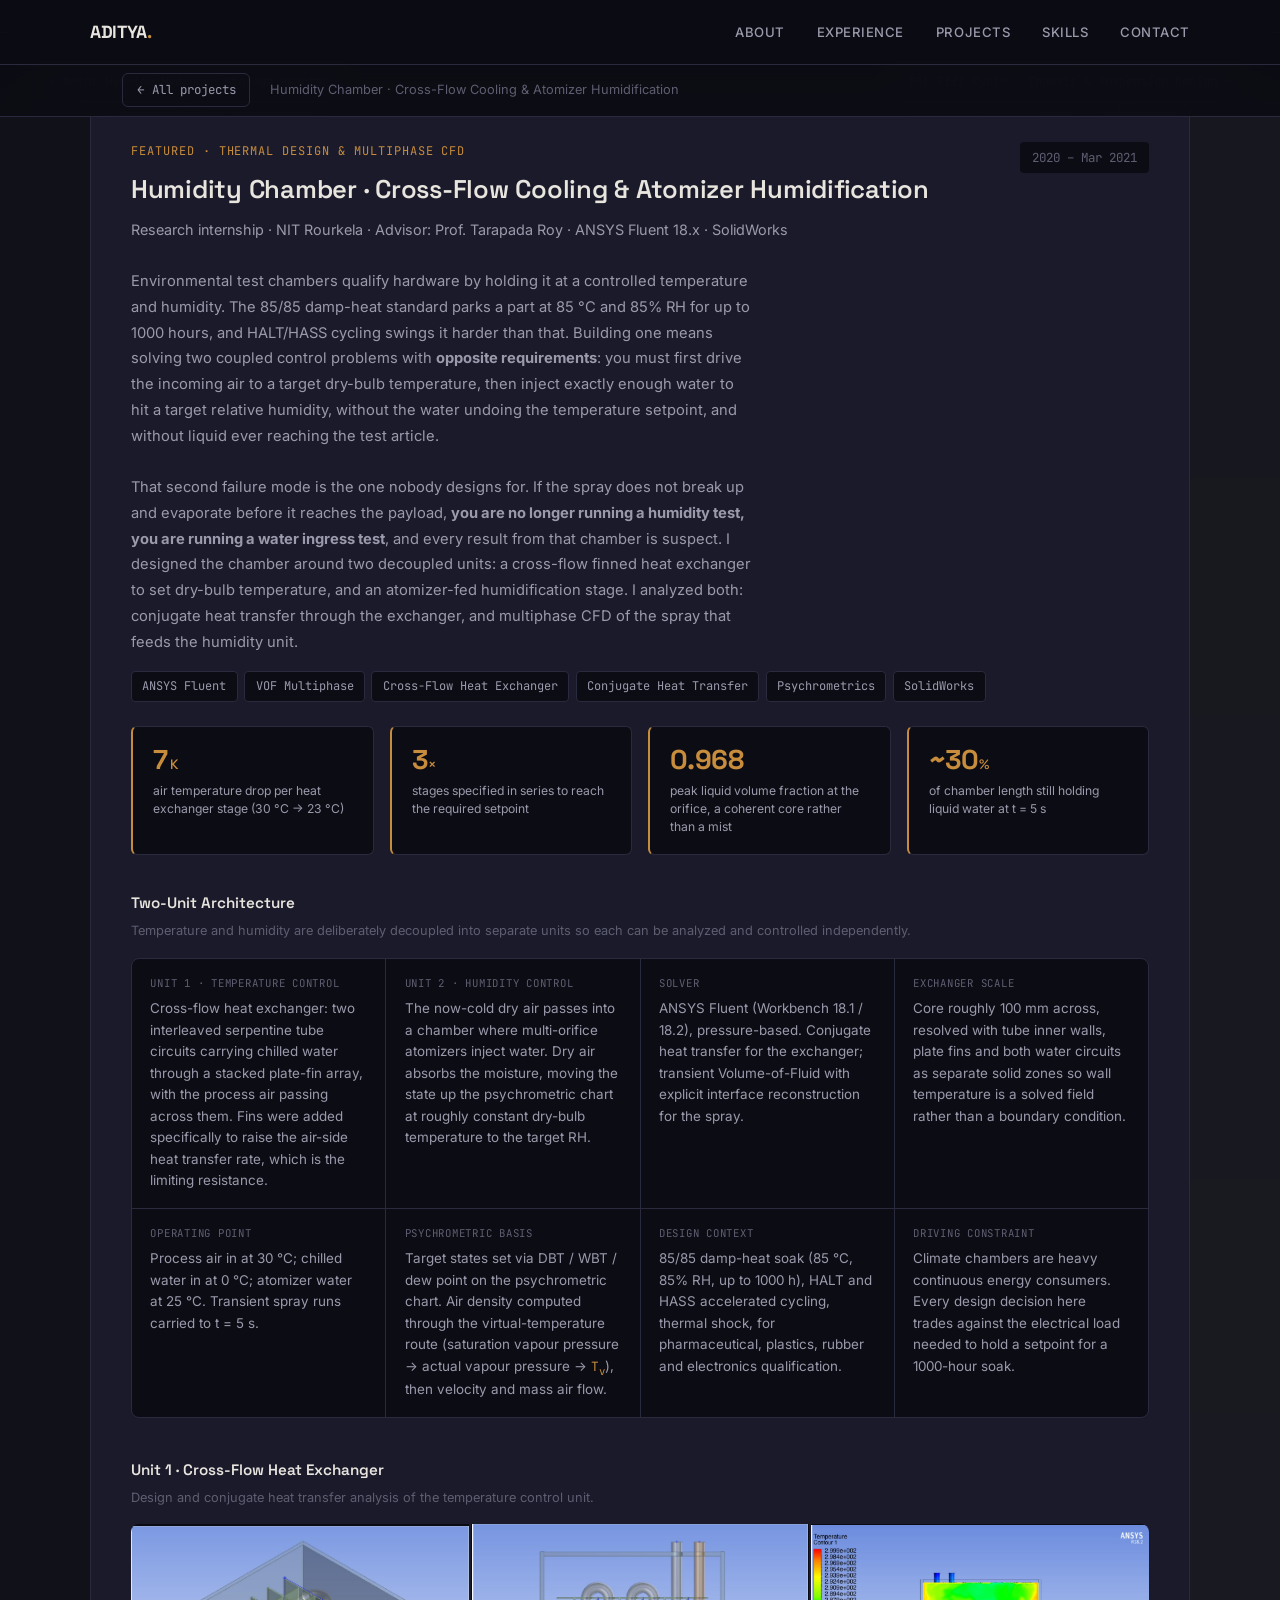
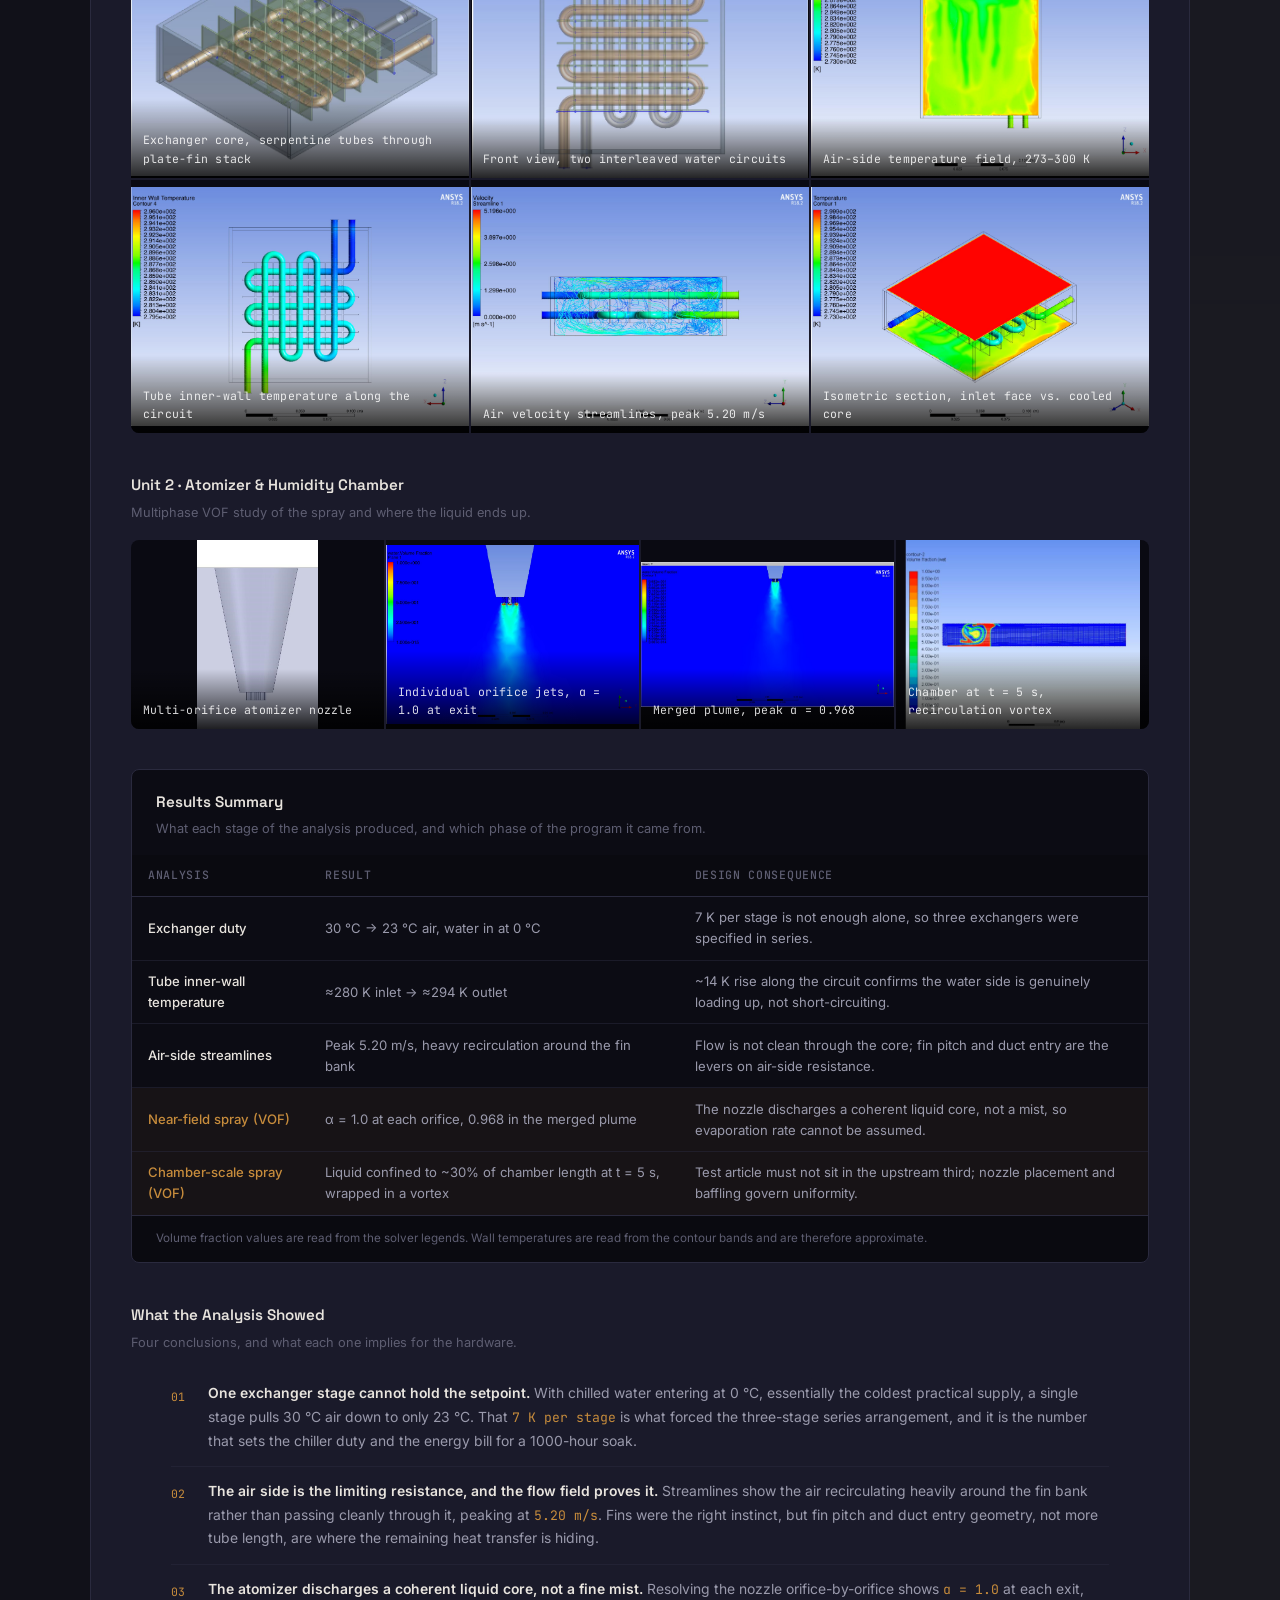
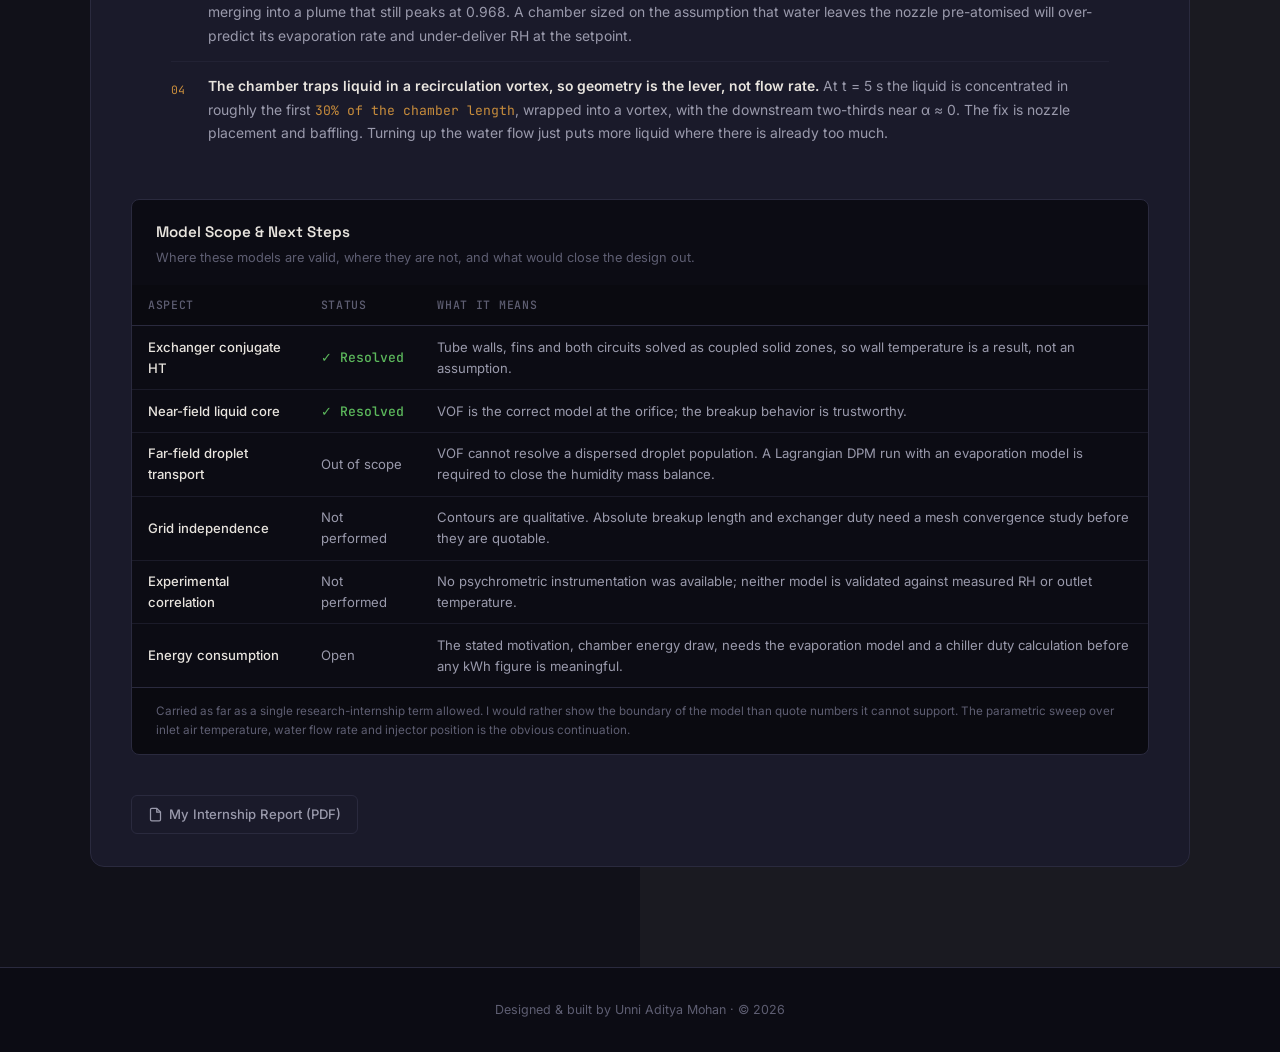
<file: projects/humidity-chamber.html>
<!DOCTYPE html>
<!-- GENERATED FILE: do not edit directly.
     Source: content/humidity-chamber.frag   Rebuild: python tools/build_project_pages.py -->
<html lang="en">
<head>
  <meta charset="UTF-8">
  <meta name="viewport" content="width=device-width, initial-scale=1.0">
  <title>Humidity Chamber · Cross-Flow Cooling & Atomizer Humidification · Unni Aditya Mohan</title>
  <meta name="description" content="Design and multiphase CFD of a two-unit environmental test chamber: cross-flow finned heat exchanger and atomizer-fed humidification, analyzed in ANSYS Fluent.">
  <link rel="preconnect" href="https://fonts.googleapis.com">
  <link rel="preconnect" href="https://fonts.gstatic.com" crossorigin>
  <link href="https://fonts.googleapis.com/css2?family=Space+Grotesk:wght@400;500;600;700&family=Inter:wght@300;400;500;600&family=JetBrains+Mono:wght@400;500&display=swap" rel="stylesheet">
  <link rel="stylesheet" href="../assets/css/main.css?v=7">
</head>
<body>

<!-- ════════════════════════════════════════════ NAV ════════════════════════════════════════════ -->
<nav>
  <div class="nav-inner">
    <a class="nav-logo" href="../index.html">ADITYA<span>.</span></a>
    <button class="hamburger" onclick="document.querySelector('.nav-links').classList.toggle('open')" aria-label="Menu">
      <span></span><span></span><span></span>
    </button>
    <ul class="nav-links">
      <li><a href="../index.html#about">About</a></li>
      <li><a href="../index.html#experience">Experience</a></li>
      <li><a href="../index.html#projects">Projects</a></li>
      <li><a href="../index.html#skills">Skills</a></li>
      <li><a href="../index.html#contact">Contact</a></li>
    </ul>
  </div>
</nav>

<!-- ════════════════════════════════════════════ BACK BAR ════════════════════════════════════════════ -->
<div class="backbar">
  <div class="backbar-inner">
    <a class="back-link" href="../index.html#p-humidity-chamber"><span>←</span> All projects</a>
    <span class="backbar-title">Humidity Chamber · Cross-Flow Cooling & Atomizer Humidification</span>
  </div>
</div>

<!-- ════════════════════════════════════════════ PROJECT ════════════════════════════════════════════ -->
<section id="projects" class="project-detail">
  <div class="section-inner">

    <!-- ──── FEATURED: Humidity / Climate Test Chamber ──── -->
    <div class="featured-project reveal">
      <div class="featured-header">
        <div>
          <div class="featured-label">Featured · Thermal Design &amp; Multiphase CFD</div>
          <div class="featured-title">Humidity Chamber · Cross-Flow Cooling &amp; Atomizer Humidification</div>
          <div class="featured-subtitle">Research internship · NIT Rourkela · Advisor: Prof. Tarapada Roy · ANSYS Fluent 18.x · SolidWorks</div>
        </div>
        <div class="featured-date">2020 – Mar 2021</div>
      </div>
      <div class="featured-desc">
        Environmental test chambers qualify hardware by holding it at a controlled temperature and humidity. The 85/85 damp-heat standard parks a part at 85&nbsp;°C and 85% RH for up to 1000 hours, and HALT/HASS
        cycling swings it harder than that. Building one means solving two coupled control problems with
        <strong>opposite requirements</strong>: you must first drive the incoming air to a target dry-bulb
        temperature, then inject exactly enough water to hit a target relative humidity, without the water
        undoing the temperature setpoint, and without liquid ever reaching the test article.
        <br><br>
        That second failure mode is the one nobody designs for. If the spray does not break up and evaporate
        before it reaches the payload, <strong>you are no longer running a humidity test, you are running a water
        ingress test</strong>, and every result from that chamber is suspect. I designed the chamber around two decoupled
        units: a cross-flow finned heat exchanger to set dry-bulb temperature, and an atomizer-fed
        humidification stage. I analyzed both: conjugate heat transfer through the exchanger, and
        multiphase CFD of the spray that feeds the humidity unit.
      </div>
      <div class="featured-tech">
        <span class="skill-tag">ANSYS Fluent</span>
        <span class="skill-tag">VOF Multiphase</span>
        <span class="skill-tag">Cross-Flow Heat Exchanger</span>
        <span class="skill-tag">Conjugate Heat Transfer</span>
        <span class="skill-tag">Psychrometrics</span>
        <span class="skill-tag">SolidWorks</span>
      </div>

      <div class="metric-row">
        <div class="metric">
          <div class="metric-num">7<small> K</small></div>
          <div class="metric-label">air temperature drop per heat exchanger stage (30 °C → 23 °C)</div>
        </div>
        <div class="metric">
          <div class="metric-num">3<small>×</small></div>
          <div class="metric-label">stages specified in series to reach the required setpoint</div>
        </div>
        <div class="metric">
          <div class="metric-num">0.968</div>
          <div class="metric-label">peak liquid volume fraction at the orifice, a coherent core rather than a mist</div>
        </div>
        <div class="metric">
          <div class="metric-num">~30<small>%</small></div>
          <div class="metric-label">of chamber length still holding liquid water at t = 5 s</div>
        </div>
      </div>

      <!-- ARCHITECTURE -->
      <div class="spec-block">
        <div class="block-title">Two-Unit Architecture</div>
        <div class="block-sub">Temperature and humidity are deliberately decoupled into separate units so each can be analyzed and controlled independently.</div>
        <div class="spec-grid">
          <div class="spec-item">
            <div class="spec-key">Unit 1 · Temperature Control</div>
            <div class="spec-val">Cross-flow heat exchanger: two interleaved serpentine tube circuits carrying chilled water through a stacked plate-fin array, with the process air passing across them. Fins were added specifically to raise the air-side heat transfer rate, which is the limiting resistance.</div>
          </div>
          <div class="spec-item">
            <div class="spec-key">Unit 2 · Humidity Control</div>
            <div class="spec-val">The now-cold dry air passes into a chamber where multi-orifice atomizers inject water. Dry air absorbs the moisture, moving the state up the psychrometric chart at roughly constant dry-bulb temperature to the target RH.</div>
          </div>
          <div class="spec-item">
            <div class="spec-key">Solver</div>
            <div class="spec-val">ANSYS Fluent (Workbench 18.1 / 18.2), pressure-based. Conjugate heat transfer for the exchanger; transient Volume-of-Fluid with explicit interface reconstruction for the spray.</div>
          </div>
          <div class="spec-item">
            <div class="spec-key">Exchanger Scale</div>
            <div class="spec-val">Core roughly 100 mm across, resolved with tube inner walls, plate fins and both water circuits as separate solid zones so wall temperature is a solved field rather than a boundary condition.</div>
          </div>
          <div class="spec-item">
            <div class="spec-key">Operating Point</div>
            <div class="spec-val">Process air in at 30 °C; chilled water in at 0 °C; atomizer water at 25 °C. Transient spray runs carried to t = 5 s.</div>
          </div>
          <div class="spec-item">
            <div class="spec-key">Psychrometric Basis</div>
            <div class="spec-val">Target states set via DBT / WBT / dew point on the psychrometric chart. Air density computed through the virtual-temperature route (saturation vapour pressure → actual vapour pressure → <em>T<sub>v</sub></em>), then velocity and mass air flow.</div>
          </div>
          <div class="spec-item">
            <div class="spec-key">Design Context</div>
            <div class="spec-val">85/85 damp-heat soak (85 °C, 85% RH, up to 1000 h), HALT and HASS accelerated cycling, thermal shock, for pharmaceutical, plastics, rubber and electronics qualification.</div>
          </div>
          <div class="spec-item">
            <div class="spec-key">Driving Constraint</div>
            <div class="spec-val">Climate chambers are heavy continuous energy consumers. Every design decision here trades against the electrical load needed to hold a setpoint for a 1000-hour soak.</div>
          </div>
        </div>
      </div>

      <!-- GALLERY: HEAT EXCHANGER -->
      <div class="results-title" style="padding:0 2.5rem 0.35rem; font-family:var(--font-display); font-size:0.95rem; font-weight:600;">Unit 1 · Cross-Flow Heat Exchanger</div>
      <div class="results-subtitle" style="padding:0 2.5rem 1rem; font-size:0.8rem; color:var(--text-muted);">Design and conjugate heat transfer analysis of the temperature control unit.</div>
      <div class="project-gallery">
        <div class="gallery-item">
          <img src="../assets/images/humidity-chamber/hx-iso-cad.jpg" alt="Cross-flow finned heat exchanger, isometric CAD" loading="lazy">
          <div class="gallery-caption">Exchanger core, serpentine tubes through plate-fin stack</div>
        </div>
        <div class="gallery-item">
          <img src="../assets/images/humidity-chamber/hx-front-cad.jpg" alt="Heat exchanger front view showing two interleaved circuits" loading="lazy">
          <div class="gallery-caption">Front view, two interleaved water circuits</div>
        </div>
        <div class="gallery-item">
          <img src="../assets/images/humidity-chamber/hx-temp-front.jpg" alt="Temperature contour through the heat exchanger" loading="lazy">
          <div class="gallery-caption">Air-side temperature field, 273–300 K</div>
        </div>
        <div class="gallery-item">
          <img src="../assets/images/humidity-chamber/hx-inner-wall-temp.jpg" alt="Tube inner wall temperature contour" loading="lazy">
          <div class="gallery-caption">Tube inner-wall temperature along the circuit</div>
        </div>
        <div class="gallery-item">
          <img src="../assets/images/humidity-chamber/hx-velocity-streamlines.jpg" alt="Velocity streamlines through the exchanger" loading="lazy">
          <div class="gallery-caption">Air velocity streamlines, peak 5.20 m/s</div>
        </div>
        <div class="gallery-item">
          <img src="../assets/images/humidity-chamber/hx-temp-iso.jpg" alt="Isometric temperature profile of the exchanger" loading="lazy">
          <div class="gallery-caption">Isometric section, inlet face vs. cooled core</div>
        </div>
      </div>

      <!-- GALLERY: ATOMIZER -->
      <div class="results-title" style="padding:0 2.5rem 0.35rem; font-family:var(--font-display); font-size:0.95rem; font-weight:600;">Unit 2 · Atomizer &amp; Humidity Chamber</div>
      <div class="results-subtitle" style="padding:0 2.5rem 1rem; font-size:0.8rem; color:var(--text-muted);">Multiphase VOF study of the spray and where the liquid ends up.</div>
      <div class="project-gallery gallery-4">
        <div class="gallery-item">
          <img src="../assets/images/humidity-chamber/nozzle-cad.jpg" alt="Atomizer nozzle CAD" loading="lazy">
          <div class="gallery-caption">Multi-orifice atomizer nozzle</div>
        </div>
        <div class="gallery-item">
          <img src="../assets/images/humidity-chamber/nozzle-vof-multiorifice.jpg" alt="VOF volume fraction resolving individual orifice jets" loading="lazy">
          <div class="gallery-caption">Individual orifice jets, α = 1.0 at exit</div>
        </div>
        <div class="gallery-item">
          <img src="../assets/images/humidity-chamber/nozzle-spray-vof.jpg" alt="Near-field spray volume fraction" loading="lazy">
          <div class="gallery-caption">Merged plume, peak α = 0.968</div>
        </div>
        <div class="gallery-item">
          <img src="../assets/images/humidity-chamber/chamber-vof-5s.jpg" alt="Chamber-scale water volume fraction at 5 seconds" loading="lazy">
          <div class="gallery-caption">Chamber at t = 5 s, recirculation vortex</div>
        </div>
      </div>

      <!-- RESULTS TABLE -->
      <div class="results-section">
        <div class="results-title">Results Summary</div>
        <div class="results-subtitle">What each stage of the analysis produced, and which phase of the program it came from.</div>
        <table class="results-table">
          <thead>
            <tr><th>Analysis</th><th>Result</th><th>Design Consequence</th></tr>
          </thead>
          <tbody>
            <tr>
              <td>Exchanger duty</td>
              <td>30 °C → 23 °C air, water in at 0 °C</td>
              <td>7 K per stage is not enough alone, so three exchangers were specified in series.</td>
            </tr>
            <tr>
              <td>Tube inner-wall temperature</td>
              <td>≈280 K inlet → ≈294 K outlet</td>
              <td>~14 K rise along the circuit confirms the water side is genuinely loading up, not short-circuiting.</td>
            </tr>
            <tr>
              <td>Air-side streamlines</td>
              <td>Peak 5.20 m/s, heavy recirculation around the fin bank</td>
              <td>Flow is not clean through the core; fin pitch and duct entry are the levers on air-side resistance.</td>
            </tr>
            <tr class="chosen">
              <td>Near-field spray (VOF)</td>
              <td>α = 1.0 at each orifice, 0.968 in the merged plume</td>
              <td>The nozzle discharges a coherent liquid core, not a mist, so evaporation rate cannot be assumed.</td>
            </tr>
            <tr class="chosen">
              <td>Chamber-scale spray (VOF)</td>
              <td>Liquid confined to ~30% of chamber length at t = 5 s, wrapped in a vortex</td>
              <td>Test article must not sit in the upstream third; nozzle placement and baffling govern uniformity.</td>
            </tr>
          </tbody>
        </table>
        <div class="results-note">
          Volume fraction values are read from the solver legends. Wall temperatures are read from the contour
          bands and are therefore approximate.
        </div>
      </div>

      <!-- FINDINGS -->
      <div class="spec-block">
        <div class="block-title">What the Analysis Showed</div>
        <div class="block-sub">Four conclusions, and what each one implies for the hardware.</div>
        <div class="findings">
          <div class="finding"><span class="finding-n">01</span><span>
            <b>One exchanger stage cannot hold the setpoint.</b>
            With chilled water entering at 0 °C, essentially the coldest practical supply, a single stage
            pulls 30 °C air down to only 23 °C. That <em>7 K per stage</em> is what forced the three-stage series
            arrangement, and it is the number that sets the chiller duty and the energy bill for a 1000-hour soak.
          </span></div>
          <div class="finding"><span class="finding-n">02</span><span>
            <b>The air side is the limiting resistance, and the flow field proves it.</b>
            Streamlines show the air recirculating heavily around the fin bank rather than passing cleanly
            through it, peaking at <em>5.20 m/s</em>. Fins were the right instinct, but fin pitch and duct entry
            geometry, not more tube length, are where the remaining heat transfer is hiding.
          </span></div>
          <div class="finding"><span class="finding-n">03</span><span>
            <b>The atomizer discharges a coherent liquid core, not a fine mist.</b>
            Resolving the nozzle orifice-by-orifice shows <em>α = 1.0</em> at each exit, merging into a plume that
            still peaks at 0.968. A chamber sized on the assumption that water leaves the nozzle pre-atomised
            will over-predict its evaporation rate and under-deliver RH at the setpoint.
          </span></div>
          <div class="finding"><span class="finding-n">04</span><span>
            <b>The chamber traps liquid in a recirculation vortex, so geometry is the lever, not flow rate.</b>
            At t = 5 s the liquid is concentrated in roughly the first <em>30% of the chamber length</em>, wrapped
            into a vortex, with the downstream two-thirds near α ≈ 0. The fix is nozzle placement and baffling.
            Turning up the water flow just puts more liquid where there is already too much.
          </span></div>
        </div>
      </div>

      <!-- SCOPE -->
      <div class="results-section">
        <div class="results-title">Model Scope &amp; Next Steps</div>
        <div class="results-subtitle">Where these models are valid, where they are not, and what would close the design out.</div>
        <table class="results-table">
          <thead>
            <tr><th>Aspect</th><th>Status</th><th>What It Means</th></tr>
          </thead>
          <tbody>
            <tr><td>Exchanger conjugate HT</td><td><span class="pass">✓ Resolved</span></td><td>Tube walls, fins and both circuits solved as coupled solid zones, so wall temperature is a result, not an assumption.</td></tr>
            <tr><td>Near-field liquid core</td><td><span class="pass">✓ Resolved</span></td><td>VOF is the correct model at the orifice; the breakup behavior is trustworthy.</td></tr>
            <tr><td>Far-field droplet transport</td><td>Out of scope</td><td>VOF cannot resolve a dispersed droplet population. A Lagrangian DPM run with an evaporation model is required to close the humidity mass balance.</td></tr>
            <tr><td>Grid independence</td><td>Not performed</td><td>Contours are qualitative. Absolute breakup length and exchanger duty need a mesh convergence study before they are quotable.</td></tr>
            <tr><td>Experimental correlation</td><td>Not performed</td><td>No psychrometric instrumentation was available; neither model is validated against measured RH or outlet temperature.</td></tr>
            <tr><td>Energy consumption</td><td>Open</td><td>The stated motivation, chamber energy draw, needs the evaporation model and a chiller duty calculation before any kWh figure is meaningful.</td></tr>
          </tbody>
        </table>
        <div class="results-note">
          Carried as far as a single research-internship term allowed. I would rather show the boundary of the
          model than quote numbers it cannot support. The parametric sweep over inlet air temperature, water
          flow rate and injector position is the obvious continuation.
        </div>
      </div>

      <div class="project-actions">
        <a href="../assets/docs/humidity-chamber-cfd-report.pdf" class="project-link" target="_blank">
          <svg viewBox="0 0 24 24"><path d="M14 2H6a2 2 0 0 0-2 2v16a2 2 0 0 0 2 2h12a2 2 0 0 0 2-2V8z"/><path d="M14 2v6h6"/></svg>
          My Internship Report (PDF)
        </a>
      </div>
    </div>

    <nav class="page-nav" aria-label="Project navigation">
      <a href="metal-hydride-reactor.html">← Metal Hydride Hydrogen Storage Reactor</a>
      <a href="effi-cycle.html">SAE Effi-Cycle · Chassis & Suspension Design →</a>
    </nav>

  </div>
</section>

<footer>
  <p>Designed &amp; built by Unni Aditya Mohan · © 2026</p>
</footer>

<script src="../assets/js/main.js?v=7"></script>
</body>
</html>
</file>
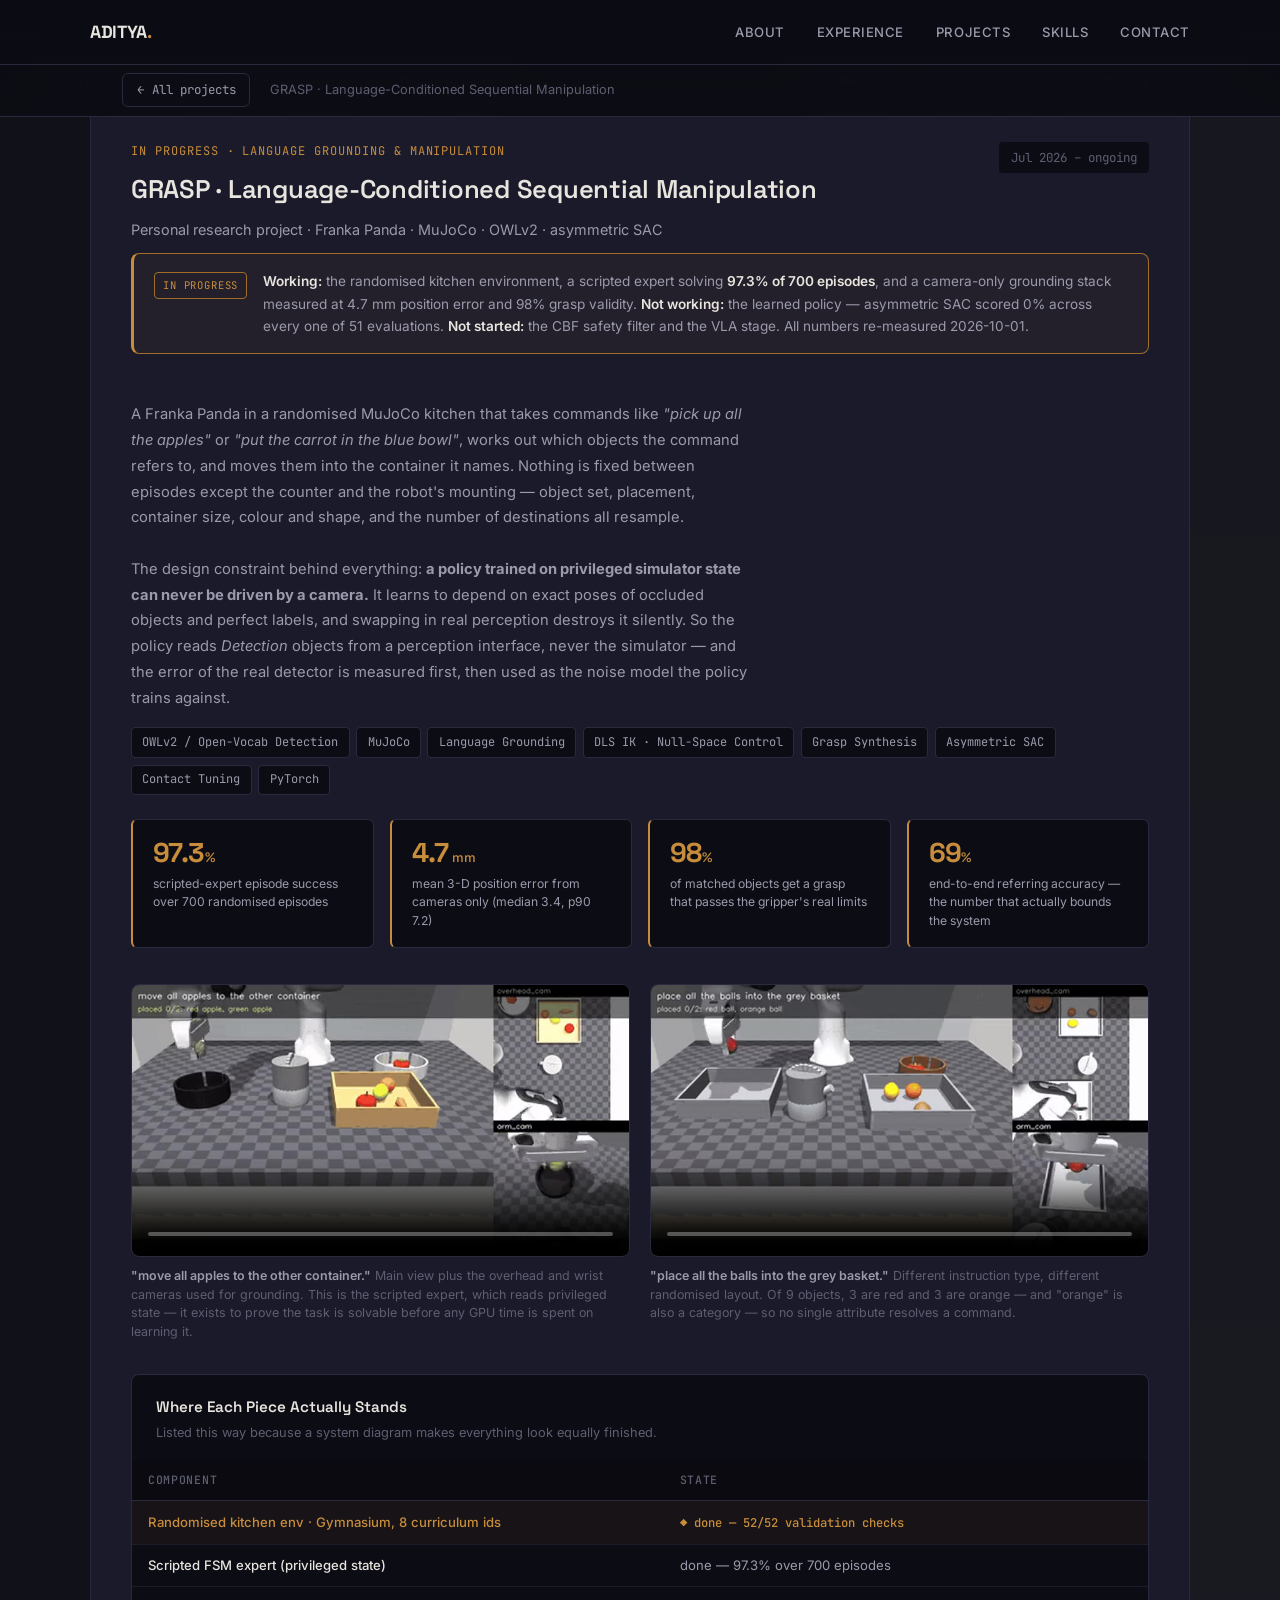
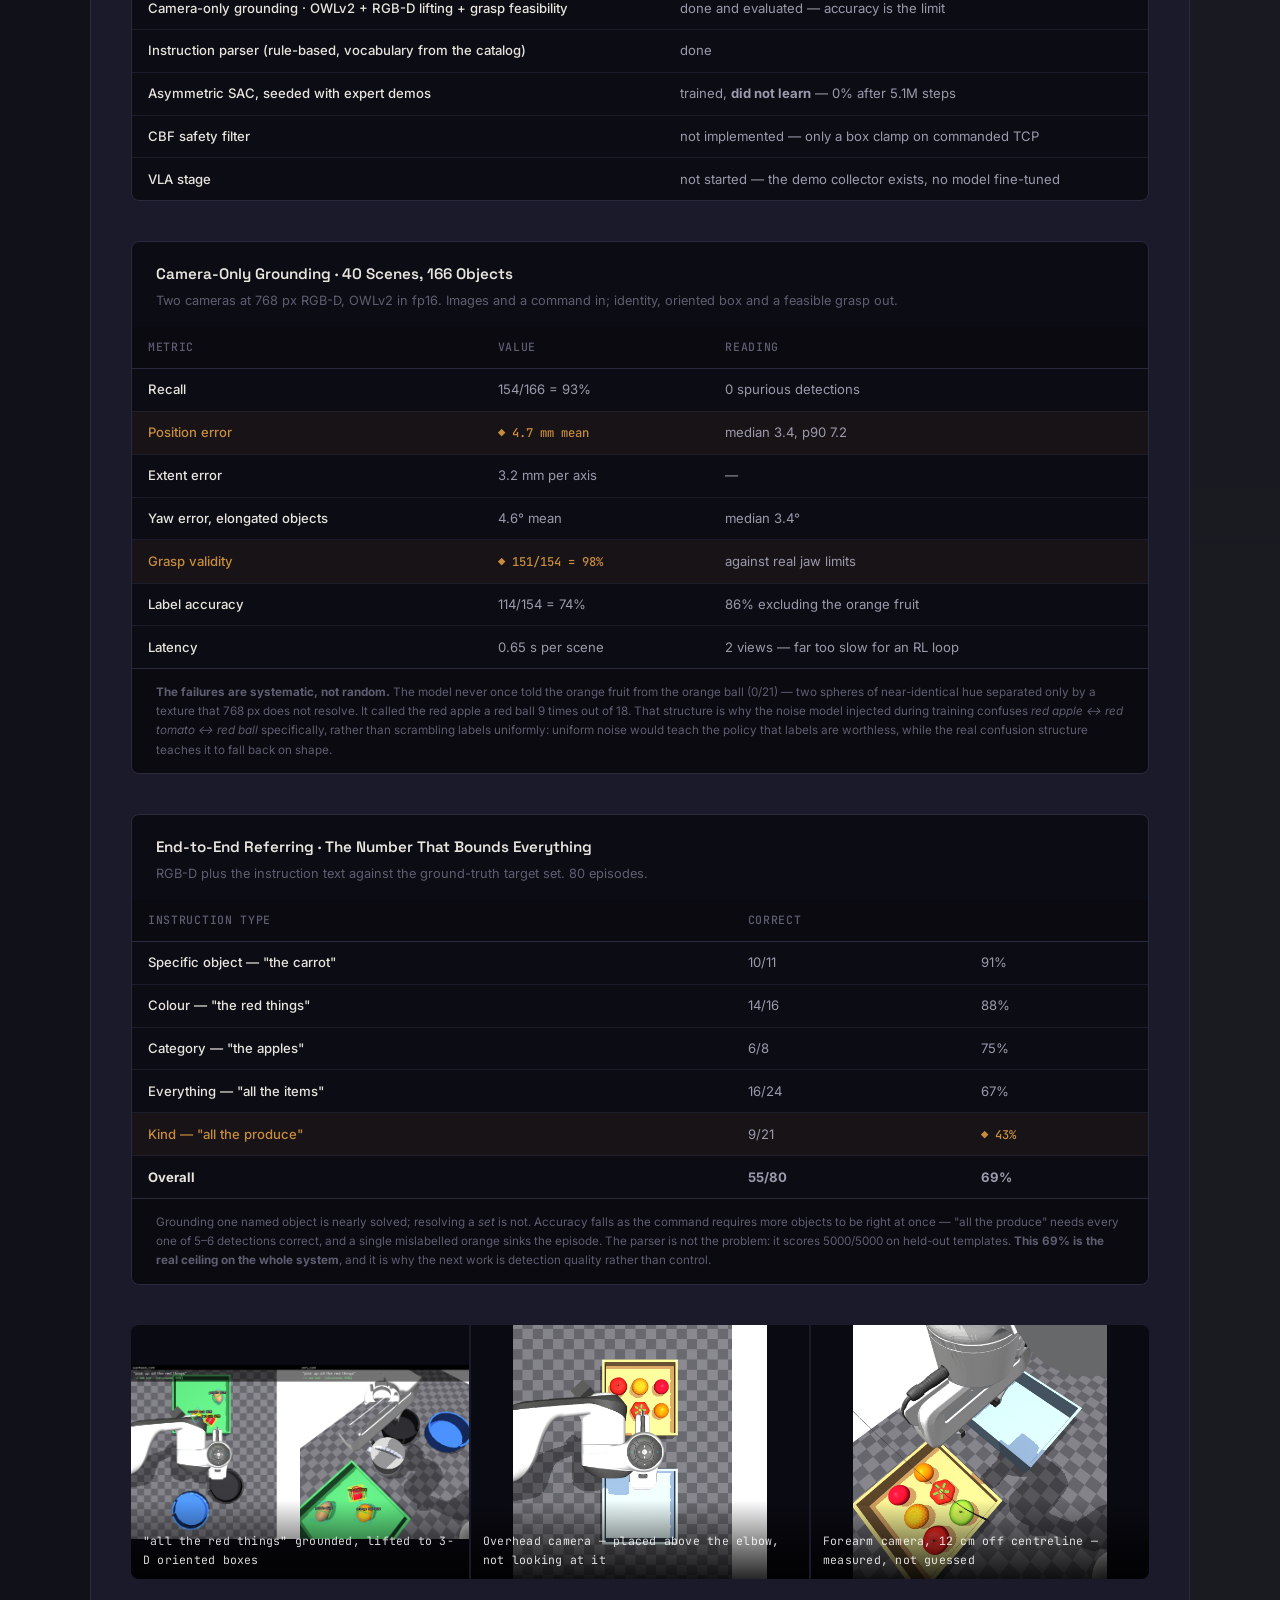
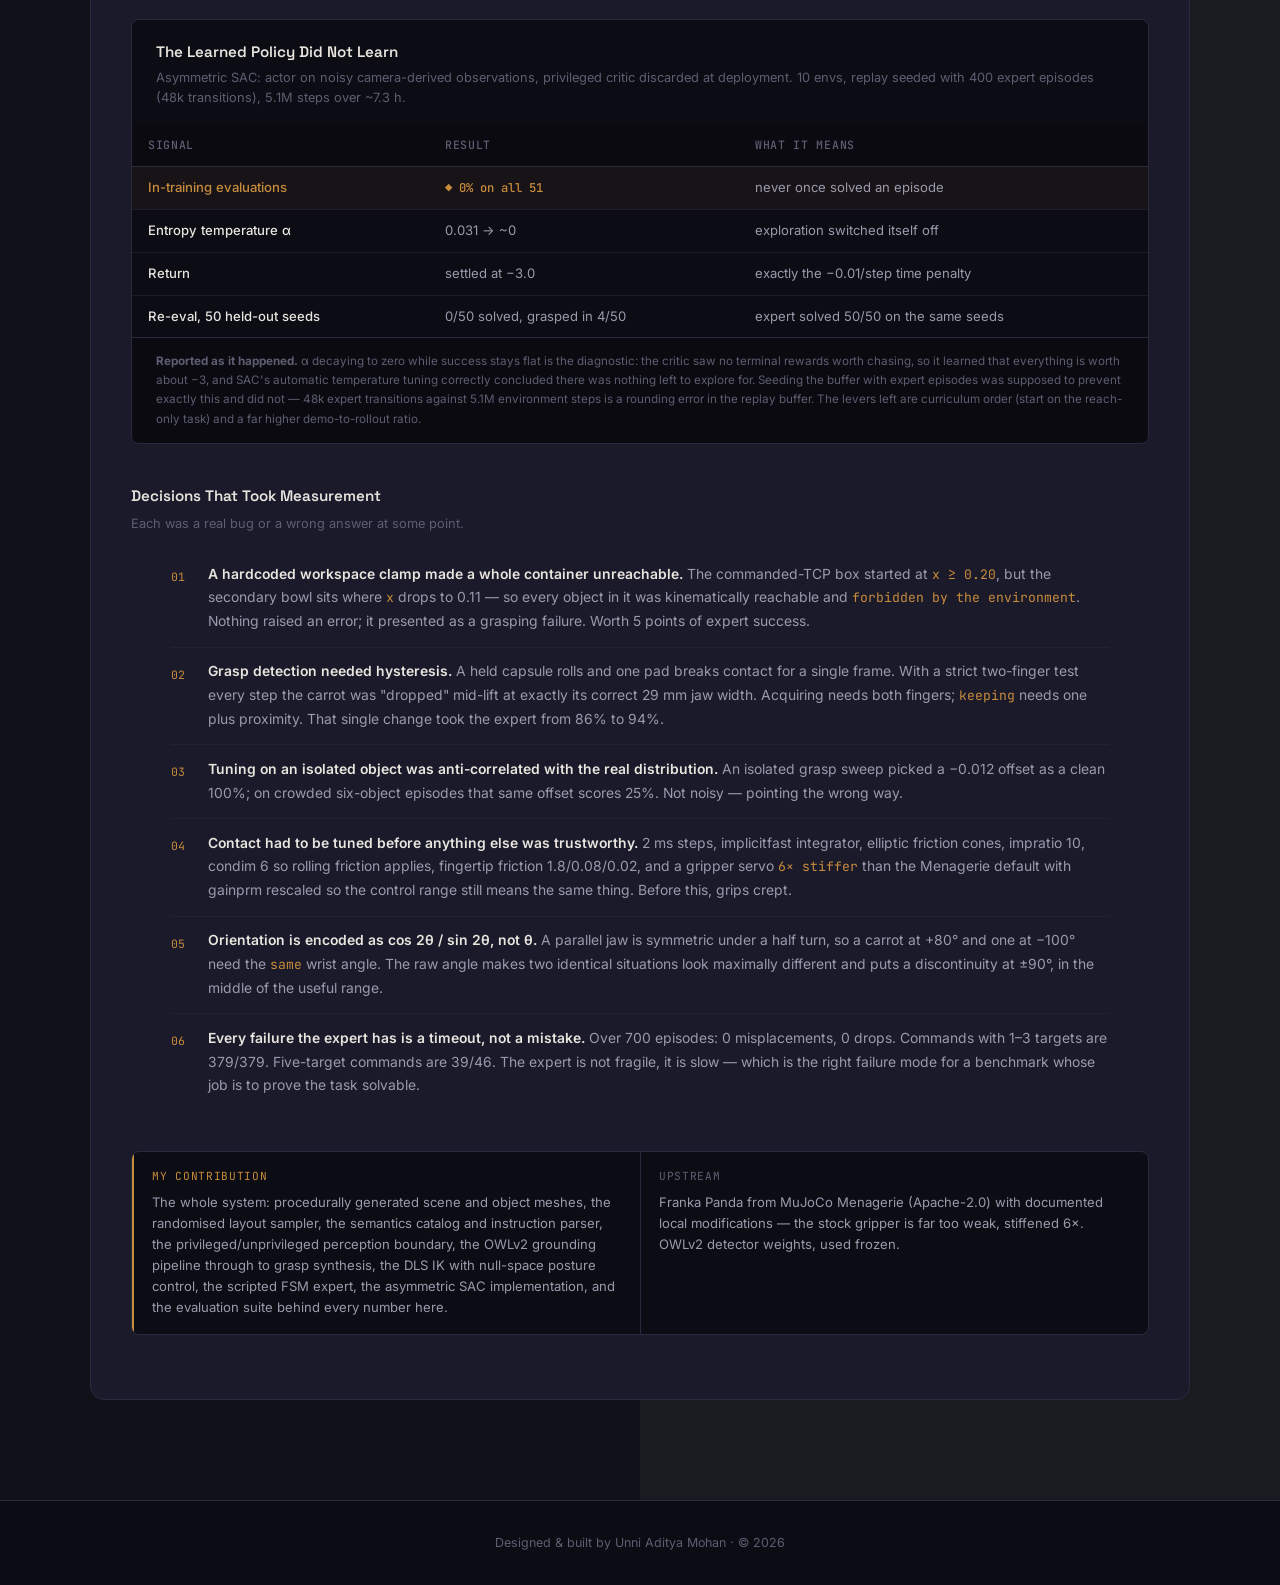
<file: projects/kitchen-pick-place.html>
<!DOCTYPE html>
<!-- GENERATED FILE: do not edit directly.
     Source: content/kitchen-pick-place.frag   Rebuild: python tools/build_project_pages.py -->
<html lang="en">
<head>
  <meta charset="UTF-8">
  <meta name="viewport" content="width=device-width, initial-scale=1.0">
  <title>GRASP · Language-Conditioned Sequential Manipulation · Unni Aditya Mohan</title>
  <meta name="description" content="A Franka Panda in a randomised MuJoCo kitchen that resolves natural-language commands to object sets: an OWLv2 grounding stack measured at 4.7 mm position error and 98% grasp validity, a scripted expert at 97.3% over 700 episodes, and an end-to-end referring accuracy of 69%.">
  <link rel="preconnect" href="https://fonts.googleapis.com">
  <link rel="preconnect" href="https://fonts.gstatic.com" crossorigin>
  <link href="https://fonts.googleapis.com/css2?family=Space+Grotesk:wght@400;500;600;700&family=Inter:wght@300;400;500;600&family=JetBrains+Mono:wght@400;500&display=swap" rel="stylesheet">
  <link rel="stylesheet" href="../assets/css/main.css?v=7">
</head>
<body>

<!-- ════════════════════════════════════════════ NAV ════════════════════════════════════════════ -->
<nav>
  <div class="nav-inner">
    <a class="nav-logo" href="../index.html">ADITYA<span>.</span></a>
    <button class="hamburger" onclick="document.querySelector('.nav-links').classList.toggle('open')" aria-label="Menu">
      <span></span><span></span><span></span>
    </button>
    <ul class="nav-links">
      <li><a href="../index.html#about">About</a></li>
      <li><a href="../index.html#experience">Experience</a></li>
      <li><a href="../index.html#projects">Projects</a></li>
      <li><a href="../index.html#skills">Skills</a></li>
      <li><a href="../index.html#contact">Contact</a></li>
    </ul>
  </div>
</nav>

<!-- ════════════════════════════════════════════ BACK BAR ════════════════════════════════════════════ -->
<div class="backbar">
  <div class="backbar-inner">
    <a class="back-link" href="../index.html#p-kitchen-pick-place"><span>←</span> All projects</a>
    <span class="backbar-title">GRASP · Language-Conditioned Sequential Manipulation</span>
  </div>
</div>

<!-- ════════════════════════════════════════════ PROJECT ════════════════════════════════════════════ -->
<section id="projects" class="project-detail">
  <div class="section-inner">

    <!-- ──── FEATURED: GRASP · Language-Conditioned Sequential Manipulation ──── -->
    <div class="featured-project reveal">
      <div class="featured-header">
        <div>
          <div class="featured-label">In Progress · Language Grounding &amp; Manipulation</div>
          <div class="featured-title">GRASP · Language-Conditioned Sequential Manipulation</div>
          <div class="featured-subtitle">Personal research project · Franka Panda · MuJoCo · OWLv2 · asymmetric SAC</div>
        </div>
        <div class="featured-date">Jul 2026 – ongoing</div>
      </div>

      <div class="wip-banner">
        <span class="wip-tag">In progress</span>
        <div class="wip-text">
          <b>Working:</b> the randomised kitchen environment, a scripted expert solving
          <b>97.3% of 700 episodes</b>, and a camera-only grounding stack measured at 4.7 mm position error
          and 98% grasp validity. <b>Not working:</b> the learned policy — asymmetric SAC scored 0% across
          every one of 51 evaluations. <b>Not started:</b> the CBF safety filter and the VLA stage.
          All numbers re-measured 2026-10-01.
        </div>
      </div>

      <div class="featured-desc">
        A Franka Panda in a randomised MuJoCo kitchen that takes commands like
        <em>"pick up all the apples"</em> or <em>"put the carrot in the blue bowl"</em>, works out which
        objects the command refers to, and moves them into the container it names. Nothing is fixed between
        episodes except the counter and the robot's mounting — object set, placement, container size, colour
        and shape, and the number of destinations all resample.
        <br><br>
        The design constraint behind everything: <strong>a policy trained on privileged simulator state can
        never be driven by a camera.</strong> It learns to depend on exact poses of occluded objects and
        perfect labels, and swapping in real perception destroys it silently. So the policy reads
        <em>Detection</em> objects from a perception interface, never the simulator — and the error of the
        real detector is measured first, then used as the noise model the policy trains against.
      </div>

      <div class="featured-tech">
        <span class="skill-tag">OWLv2 / Open-Vocab Detection</span>
        <span class="skill-tag">MuJoCo</span>
        <span class="skill-tag">Language Grounding</span>
        <span class="skill-tag">DLS IK · Null-Space Control</span>
        <span class="skill-tag">Grasp Synthesis</span>
        <span class="skill-tag">Asymmetric SAC</span>
        <span class="skill-tag">Contact Tuning</span>
        <span class="skill-tag">PyTorch</span>
      </div>

      <div class="metric-row">
        <div class="metric">
          <div class="metric-num">97.3<small>%</small></div>
          <div class="metric-label">scripted-expert episode success over 700 randomised episodes</div>
        </div>
        <div class="metric">
          <div class="metric-num">4.7<small> mm</small></div>
          <div class="metric-label">mean 3-D position error from cameras only (median 3.4, p90 7.2)</div>
        </div>
        <div class="metric">
          <div class="metric-num">98<small>%</small></div>
          <div class="metric-label">of matched objects get a grasp that passes the gripper's real limits</div>
        </div>
        <div class="metric">
          <div class="metric-num">69<small>%</small></div>
          <div class="metric-label">end-to-end referring accuracy — the number that actually bounds the system</div>
        </div>
      </div>

      <div class="video-grid">
        <figure>
          <video src="../assets/videos/kitchen/expert-apples.mp4" poster="../assets/images/kitchen/poster-expert-apples.jpg"
                 autoplay loop muted playsinline controls preload="metadata"></video>
          <figcaption><b>"move all apples to the other container."</b> Main view plus the overhead and wrist
            cameras used for grounding. This is the scripted expert, which reads privileged state — it exists
            to prove the task is solvable before any GPU time is spent on learning it.</figcaption>
        </figure>
        <figure>
          <video src="../assets/videos/kitchen/expert-balls.mp4" poster="../assets/images/kitchen/poster-expert-balls.jpg"
                 autoplay loop muted playsinline controls preload="metadata"></video>
          <figcaption><b>"place all the balls into the grey basket."</b> Different instruction type, different
            randomised layout. Of 9 objects, 3 are red and 3 are orange — and "orange" is also a category —
            so no single attribute resolves a command.</figcaption>
        </figure>
      </div>

      <!-- HONEST STATUS -->
      <div class="results-section">
        <div class="results-title">Where Each Piece Actually Stands</div>
        <div class="results-subtitle">Listed this way because a system diagram makes everything look equally finished.</div>
        <table class="results-table">
          <thead>
            <tr><th>Component</th><th>State</th></tr>
          </thead>
          <tbody>
            <tr class="chosen"><td>Randomised kitchen env · Gymnasium, 8 curriculum ids</td><td><span class="sel">◆ done — 52/52 validation checks</span></td></tr>
            <tr><td>Scripted FSM expert (privileged state)</td><td>done — 97.3% over 700 episodes</td></tr>
            <tr><td>Camera-only grounding · OWLv2 + RGB-D lifting + grasp feasibility</td><td>done and evaluated — accuracy is the limit</td></tr>
            <tr><td>Instruction parser (rule-based, vocabulary from the catalog)</td><td>done</td></tr>
            <tr><td>Asymmetric SAC, seeded with expert demos</td><td>trained, <strong>did not learn</strong> — 0% after 5.1M steps</td></tr>
            <tr><td>CBF safety filter</td><td>not implemented — only a box clamp on commanded TCP</td></tr>
            <tr><td>VLA stage</td><td>not started — the demo collector exists, no model fine-tuned</td></tr>
          </tbody>
        </table>
      </div>

      <!-- GROUNDING -->
      <div class="results-section">
        <div class="results-title">Camera-Only Grounding · 40 Scenes, 166 Objects</div>
        <div class="results-subtitle">Two cameras at 768 px RGB-D, OWLv2 in fp16. Images and a command in; identity, oriented box and a feasible grasp out.</div>
        <table class="results-table">
          <thead>
            <tr><th>Metric</th><th>Value</th><th>Reading</th></tr>
          </thead>
          <tbody>
            <tr><td>Recall</td><td>154/166 = 93%</td><td>0 spurious detections</td></tr>
            <tr class="chosen"><td>Position error</td><td><span class="sel">◆ 4.7 mm mean</span></td><td>median 3.4, p90 7.2</td></tr>
            <tr><td>Extent error</td><td>3.2 mm per axis</td><td>&mdash;</td></tr>
            <tr><td>Yaw error, elongated objects</td><td>4.6° mean</td><td>median 3.4°</td></tr>
            <tr class="chosen"><td>Grasp validity</td><td><span class="sel">◆ 151/154 = 98%</span></td><td>against real jaw limits</td></tr>
            <tr><td>Label accuracy</td><td>114/154 = 74%</td><td>86% excluding the orange fruit</td></tr>
            <tr><td>Latency</td><td>0.65 s per scene</td><td>2 views — far too slow for an RL loop</td></tr>
          </tbody>
        </table>
        <div class="results-note">
          <strong>The failures are systematic, not random.</strong> The model never once told the orange
          fruit from the orange ball (0/21) — two spheres of near-identical hue separated only by a texture
          that 768 px does not resolve. It called the red apple a red ball 9 times out of 18. That structure
          is why the noise model injected during training confuses <em>red apple ↔ red tomato ↔ red ball</em>
          specifically, rather than scrambling labels uniformly: uniform noise would teach the policy that
          labels are worthless, while the real confusion structure teaches it to fall back on shape.
        </div>
      </div>

      <!-- THE REAL BOTTLENECK -->
      <div class="results-section">
        <div class="results-title">End-to-End Referring · The Number That Bounds Everything</div>
        <div class="results-subtitle">RGB-D plus the instruction text against the ground-truth target set. 80 episodes.</div>
        <table class="results-table">
          <thead>
            <tr><th>Instruction type</th><th>Correct</th><th></th></tr>
          </thead>
          <tbody>
            <tr><td>Specific object — "the carrot"</td><td>10/11</td><td>91%</td></tr>
            <tr><td>Colour — "the red things"</td><td>14/16</td><td>88%</td></tr>
            <tr><td>Category — "the apples"</td><td>6/8</td><td>75%</td></tr>
            <tr><td>Everything — "all the items"</td><td>16/24</td><td>67%</td></tr>
            <tr class="chosen"><td>Kind — "all the produce"</td><td>9/21</td><td><span class="sel">◆ 43%</span></td></tr>
            <tr><td><strong>Overall</strong></td><td><strong>55/80</strong></td><td><strong>69%</strong></td></tr>
          </tbody>
        </table>
        <div class="results-note">
          Grounding one named object is nearly solved; resolving a <em>set</em> is not. Accuracy falls as the
          command requires more objects to be right at once — "all the produce" needs every one of 5–6
          detections correct, and a single mislabelled orange sinks the episode. The parser is not the
          problem: it scores 5000/5000 on held-out templates. <strong>This 69% is the real ceiling on the
          whole system</strong>, and it is why the next work is detection quality rather than control.
        </div>
      </div>

      <div class="project-gallery">
        <div class="gallery-item">
          <img src="../assets/images/kitchen/grounding-scene.png" alt="OWLv2 grounding of pick up all the red things across two cameras" loading="lazy">
          <div class="gallery-caption">"all the red things" grounded, lifted to 3-D oriented boxes</div>
        </div>
        <div class="gallery-item">
          <img src="../assets/images/kitchen/cam-overhead.png" alt="Overhead camera view of the kitchen counter" loading="lazy">
          <div class="gallery-caption">Overhead camera — placed above the elbow, not looking at it</div>
        </div>
        <div class="gallery-item">
          <img src="../assets/images/kitchen/cam-arm.png" alt="Forearm-mounted camera view" loading="lazy">
          <div class="gallery-caption">Forearm camera, 12 cm off centreline — measured, not guessed</div>
        </div>
      </div>

      <!-- THE SAC FAILURE -->
      <div class="results-section">
        <div class="results-title">The Learned Policy Did Not Learn</div>
        <div class="results-subtitle">Asymmetric SAC: actor on noisy camera-derived observations, privileged critic discarded at deployment. 10 envs, replay seeded with 400 expert episodes (48k transitions), 5.1M steps over ~7.3 h.</div>
        <table class="results-table">
          <thead>
            <tr><th>Signal</th><th>Result</th><th>What it means</th></tr>
          </thead>
          <tbody>
            <tr class="chosen"><td>In-training evaluations</td><td><span class="sel">◆ 0% on all 51</span></td><td>never once solved an episode</td></tr>
            <tr><td>Entropy temperature α</td><td>0.031 → ~0</td><td>exploration switched itself off</td></tr>
            <tr><td>Return</td><td>settled at &minus;3.0</td><td>exactly the &minus;0.01/step time penalty</td></tr>
            <tr><td>Re-eval, 50 held-out seeds</td><td>0/50 solved, grasped in 4/50</td><td>expert solved 50/50 on the same seeds</td></tr>
          </tbody>
        </table>
        <div class="results-note">
          <strong>Reported as it happened.</strong> α decaying to zero while success stays flat is the
          diagnostic: the critic saw no terminal rewards worth chasing, so it learned that everything is worth
          about &minus;3, and SAC's automatic temperature tuning correctly concluded there was nothing left to
          explore for. Seeding the buffer with expert episodes was supposed to prevent exactly this and did
          not — 48k expert transitions against 5.1M environment steps is a rounding error in the replay
          buffer. The levers left are curriculum order (start on the reach-only task) and a far higher
          demo-to-rollout ratio.
        </div>
      </div>

      <!-- DESIGN DECISIONS -->
      <div class="spec-block">
        <div class="block-title">Decisions That Took Measurement</div>
        <div class="block-sub">Each was a real bug or a wrong answer at some point.</div>
        <div class="findings">
          <div class="finding"><span class="finding-n">01</span><span>
            <b>A hardcoded workspace clamp made a whole container unreachable.</b> The commanded-TCP box
            started at <em>x ≥ 0.20</em>, but the secondary bowl sits where <em>x</em> drops to 0.11 — so
            every object in it was kinematically reachable and <em>forbidden by the environment</em>. Nothing
            raised an error; it presented as a grasping failure. Worth 5 points of expert success.
          </span></div>
          <div class="finding"><span class="finding-n">02</span><span>
            <b>Grasp detection needed hysteresis.</b> A held capsule rolls and one pad breaks contact for a
            single frame. With a strict two-finger test every step the carrot was "dropped" mid-lift at
            exactly its correct 29 mm jaw width. Acquiring needs both fingers; <em>keeping</em> needs one plus
            proximity. That single change took the expert from 86% to 94%.
          </span></div>
          <div class="finding"><span class="finding-n">03</span><span>
            <b>Tuning on an isolated object was anti-correlated with the real distribution.</b> An isolated
            grasp sweep picked a &minus;0.012 offset as a clean 100%; on crowded six-object episodes that same
            offset scores 25%. Not noisy — pointing the wrong way.
          </span></div>
          <div class="finding"><span class="finding-n">04</span><span>
            <b>Contact had to be tuned before anything else was trustworthy.</b> 2 ms steps, implicitfast
            integrator, elliptic friction cones, impratio 10, condim 6 so rolling friction applies, fingertip
            friction 1.8/0.08/0.02, and a gripper servo <em>6× stiffer</em> than the Menagerie default with
            gainprm rescaled so the control range still means the same thing. Before this, grips crept.
          </span></div>
          <div class="finding"><span class="finding-n">05</span><span>
            <b>Orientation is encoded as cos 2θ / sin 2θ, not θ.</b> A parallel jaw is symmetric under a half
            turn, so a carrot at +80° and one at &minus;100° need the <em>same</em> wrist angle. The raw angle
            makes two identical situations look maximally different and puts a discontinuity at ±90°, in the
            middle of the useful range.
          </span></div>
          <div class="finding"><span class="finding-n">06</span><span>
            <b>Every failure the expert has is a timeout, not a mistake.</b> Over 700 episodes: 0
            misplacements, 0 drops. Commands with 1–3 targets are 379/379. Five-target commands are 39/46.
            The expert is not fragile, it is slow — which is the right failure mode for a benchmark whose job
            is to prove the task solvable.
          </span></div>
        </div>
      </div>

      <div class="credit-bar">
        <div class="credit mine">
          <div class="credit-who">My contribution</div>
          <div class="credit-what">
            The whole system: procedurally generated scene and object meshes, the randomised layout sampler,
            the semantics catalog and instruction parser, the privileged/unprivileged perception boundary, the
            OWLv2 grounding pipeline through to grasp synthesis, the DLS IK with null-space posture control,
            the scripted FSM expert, the asymmetric SAC implementation, and the evaluation suite behind every
            number here.
          </div>
        </div>
        <div class="credit">
          <div class="credit-who">Upstream</div>
          <div class="credit-what">
            Franka Panda from MuJoCo Menagerie (Apache-2.0) with documented local modifications — the stock
            gripper is far too weak, stiffened 6×. OWLv2 detector weights, used frozen.
          </div>
        </div>
      </div>

      <div class="project-actions"></div>
    </div>

    <nav class="page-nav" aria-label="Project navigation">
      <a href="g1-locomotion.html">← Unitree G1 · RL Locomotion from Simulation onto the Real Robot</a>
      <a href="faster-dynamic.html">FASTER+Predict · High-Speed Flight Through Moving Obstacles →</a>
    </nav>

  </div>
</section>

<footer>
  <p>Designed &amp; built by Unni Aditya Mohan · © 2026</p>
</footer>

<script src="../assets/js/main.js?v=7"></script>
</body>
</html>
</file>
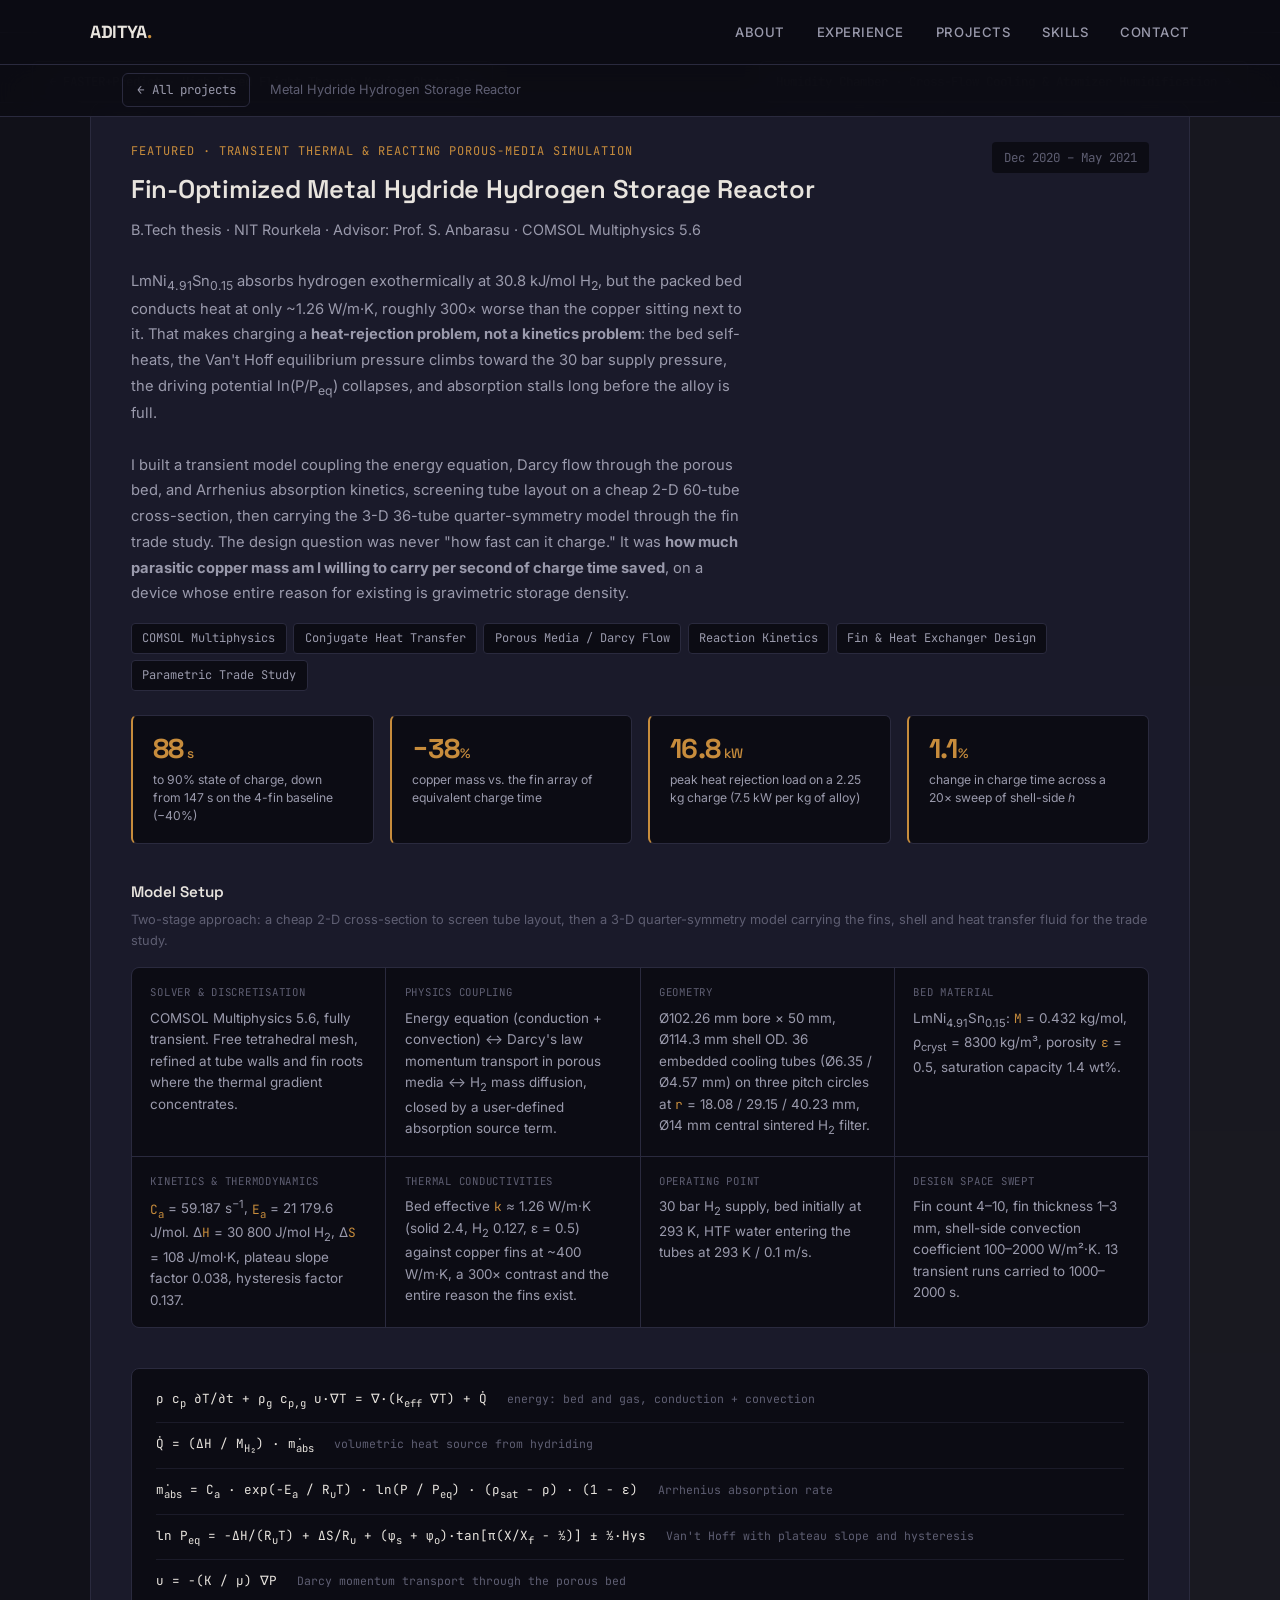
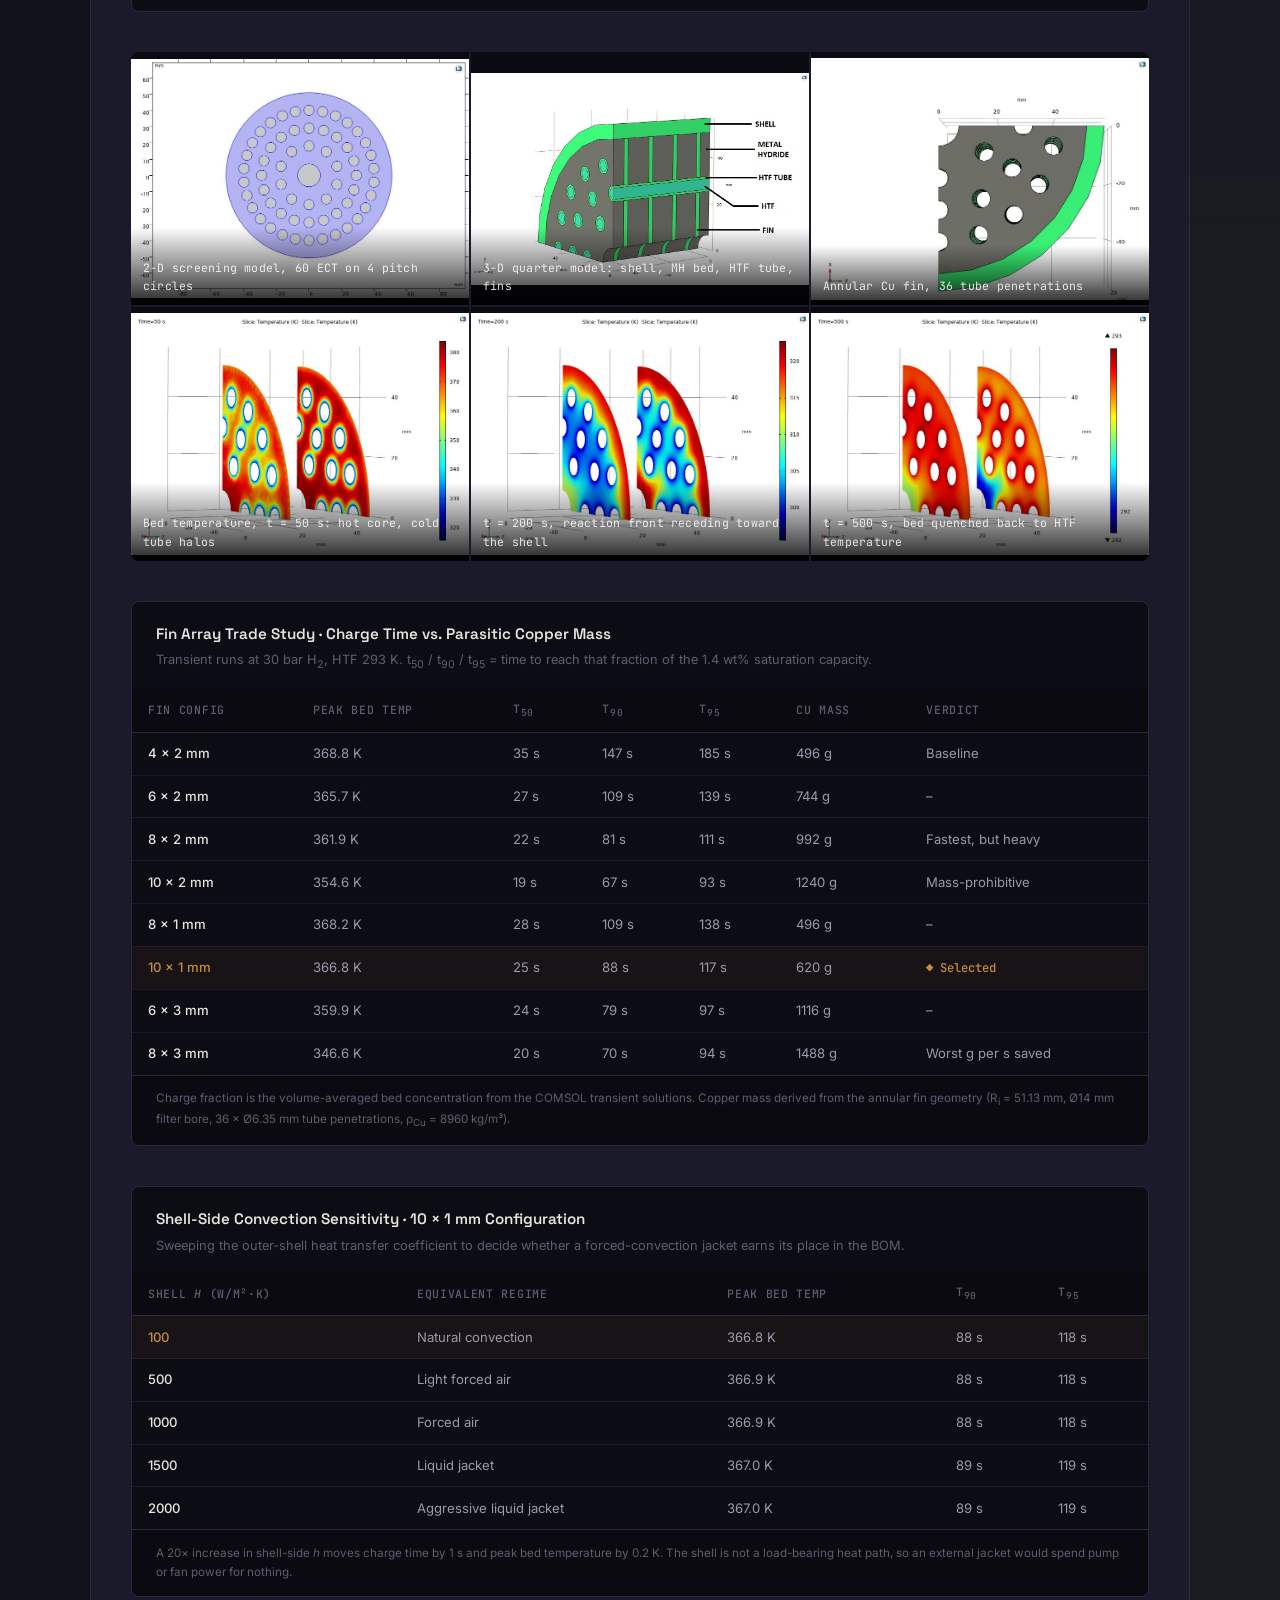
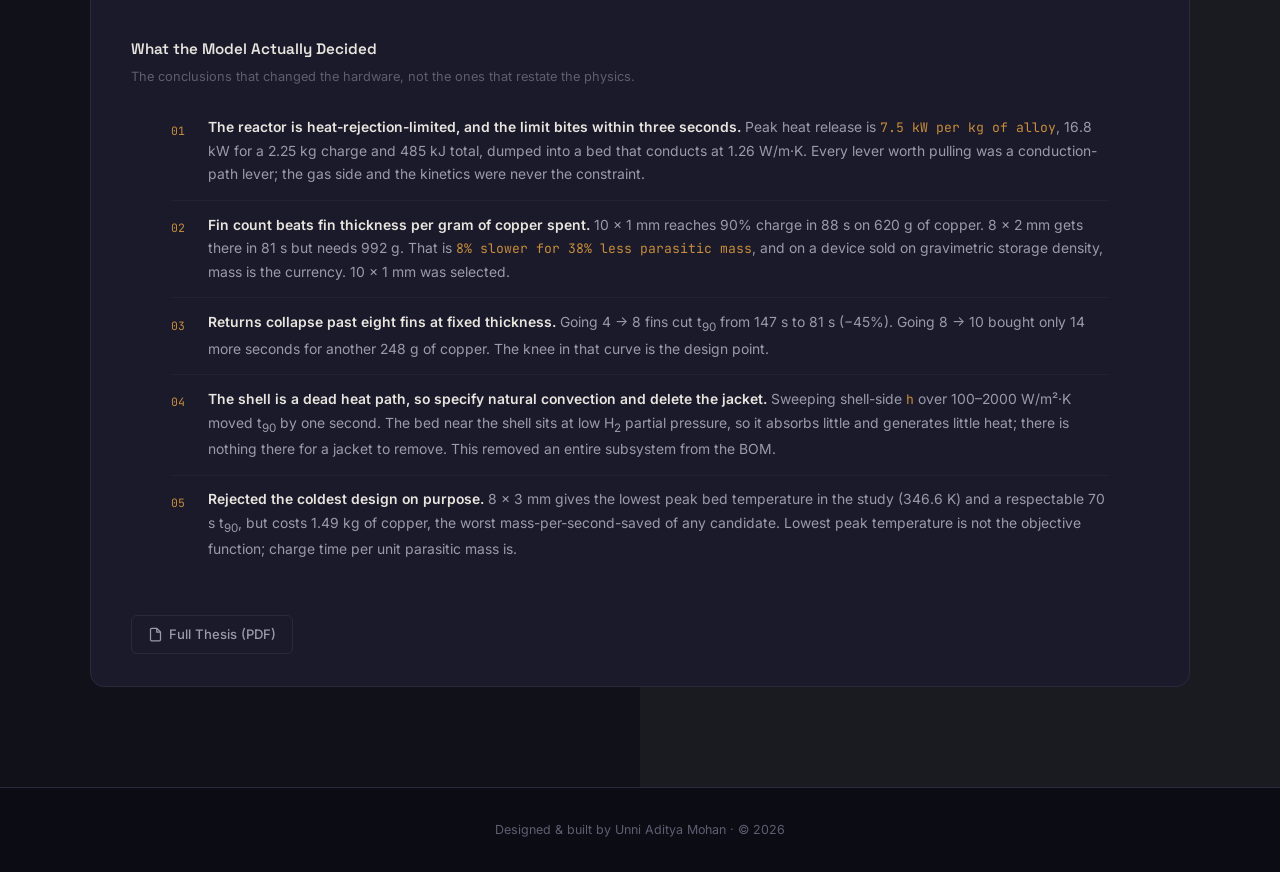
<file: projects/metal-hydride-reactor.html>
<!DOCTYPE html>
<!-- GENERATED FILE: do not edit directly.
     Source: content/metal-hydride-reactor.frag   Rebuild: python tools/build_project_pages.py -->
<html lang="en">
<head>
  <meta charset="UTF-8">
  <meta name="viewport" content="width=device-width, initial-scale=1.0">
  <title>Metal Hydride Hydrogen Storage Reactor · Unni Aditya Mohan</title>
  <meta name="description" content="Transient thermal and reacting porous-media simulation of a 30 bar metal hydride hydrogen storage vessel in COMSOL, with a fin array trade study against a parasitic mass budget.">
  <link rel="preconnect" href="https://fonts.googleapis.com">
  <link rel="preconnect" href="https://fonts.gstatic.com" crossorigin>
  <link href="https://fonts.googleapis.com/css2?family=Space+Grotesk:wght@400;500;600;700&family=Inter:wght@300;400;500;600&family=JetBrains+Mono:wght@400;500&display=swap" rel="stylesheet">
  <link rel="stylesheet" href="../assets/css/main.css?v=7">
</head>
<body>

<!-- ════════════════════════════════════════════ NAV ════════════════════════════════════════════ -->
<nav>
  <div class="nav-inner">
    <a class="nav-logo" href="../index.html">ADITYA<span>.</span></a>
    <button class="hamburger" onclick="document.querySelector('.nav-links').classList.toggle('open')" aria-label="Menu">
      <span></span><span></span><span></span>
    </button>
    <ul class="nav-links">
      <li><a href="../index.html#about">About</a></li>
      <li><a href="../index.html#experience">Experience</a></li>
      <li><a href="../index.html#projects">Projects</a></li>
      <li><a href="../index.html#skills">Skills</a></li>
      <li><a href="../index.html#contact">Contact</a></li>
    </ul>
  </div>
</nav>

<!-- ════════════════════════════════════════════ BACK BAR ════════════════════════════════════════════ -->
<div class="backbar">
  <div class="backbar-inner">
    <a class="back-link" href="../index.html#p-metal-hydride-reactor"><span>←</span> All projects</a>
    <span class="backbar-title">Metal Hydride Hydrogen Storage Reactor</span>
  </div>
</div>

<!-- ════════════════════════════════════════════ PROJECT ════════════════════════════════════════════ -->
<section id="projects" class="project-detail">
  <div class="section-inner">

    <!-- ──── FEATURED: Metal Hydride Hydrogen Storage Reactor ──── -->
    <div class="featured-project reveal">
      <div class="featured-header">
        <div>
          <div class="featured-label">Featured · Transient Thermal &amp; Reacting Porous-Media Simulation</div>
          <div class="featured-title">Fin-Optimized Metal Hydride Hydrogen Storage Reactor</div>
          <div class="featured-subtitle">B.Tech thesis · NIT Rourkela · Advisor: Prof. S. Anbarasu · COMSOL Multiphysics 5.6</div>
        </div>
        <div class="featured-date">Dec 2020 – May 2021</div>
      </div>
      <div class="featured-desc">
        LmNi<sub>4.91</sub>Sn<sub>0.15</sub> absorbs hydrogen exothermically at 30.8 kJ/mol H<sub>2</sub>, but the
        packed bed conducts heat at only ~1.26 W/m·K, roughly 300× worse than the copper sitting next to it.
        That makes charging a <strong>heat-rejection problem, not a kinetics problem</strong>: the bed self-heats,
        the Van't Hoff equilibrium pressure climbs toward the 30 bar supply pressure, the driving potential
        ln(P/P<sub>eq</sub>) collapses, and absorption stalls long before the alloy is full.
        <br><br>
        I built a transient model coupling the energy equation, Darcy flow through the porous bed, and Arrhenius
        absorption kinetics, screening tube layout on a cheap 2-D 60-tube cross-section, then carrying the
        3-D 36-tube quarter-symmetry model through the fin trade study. The design question was never
        "how fast can it charge." It was <strong>how much parasitic copper mass am I willing to carry per second
        of charge time saved</strong>, on a device whose entire reason for existing is gravimetric storage density.
      </div>
      <div class="featured-tech">
        <span class="skill-tag">COMSOL Multiphysics</span>
        <span class="skill-tag">Conjugate Heat Transfer</span>
        <span class="skill-tag">Porous Media / Darcy Flow</span>
        <span class="skill-tag">Reaction Kinetics</span>
        <span class="skill-tag">Fin &amp; Heat Exchanger Design</span>
        <span class="skill-tag">Parametric Trade Study</span>
      </div>

      <div class="metric-row">
        <div class="metric">
          <div class="metric-num">88<small> s</small></div>
          <div class="metric-label">to 90% state of charge, down from 147 s on the 4-fin baseline (&minus;40%)</div>
        </div>
        <div class="metric">
          <div class="metric-num">&minus;38<small>%</small></div>
          <div class="metric-label">copper mass vs. the fin array of equivalent charge time</div>
        </div>
        <div class="metric">
          <div class="metric-num">16.8<small> kW</small></div>
          <div class="metric-label">peak heat rejection load on a 2.25 kg charge (7.5 kW per kg of alloy)</div>
        </div>
        <div class="metric">
          <div class="metric-num">1.1<small>%</small></div>
          <div class="metric-label">change in charge time across a 20× sweep of shell-side <em>h</em></div>
        </div>
      </div>

      <!-- MODEL SETUP -->
      <div class="spec-block">
        <div class="block-title">Model Setup</div>
        <div class="block-sub">Two-stage approach: a cheap 2-D cross-section to screen tube layout, then a 3-D quarter-symmetry model carrying the fins, shell and heat transfer fluid for the trade study.</div>
        <div class="spec-grid">
          <div class="spec-item">
            <div class="spec-key">Solver &amp; Discretisation</div>
            <div class="spec-val">COMSOL Multiphysics 5.6, fully transient. Free tetrahedral mesh, refined at tube walls and fin roots where the thermal gradient concentrates.</div>
          </div>
          <div class="spec-item">
            <div class="spec-key">Physics Coupling</div>
            <div class="spec-val">Energy equation (conduction + convection) ↔ Darcy's law momentum transport in porous media ↔ H<sub>2</sub> mass diffusion, closed by a user-defined absorption source term.</div>
          </div>
          <div class="spec-item">
            <div class="spec-key">Geometry</div>
            <div class="spec-val">Ø102.26 mm bore × 50 mm, Ø114.3 mm shell OD. 36 embedded cooling tubes (Ø6.35 / Ø4.57 mm) on three pitch circles at <em>r</em> = 18.08 / 29.15 / 40.23 mm, Ø14 mm central sintered H<sub>2</sub> filter.</div>
          </div>
          <div class="spec-item">
            <div class="spec-key">Bed Material</div>
            <div class="spec-val">LmNi<sub>4.91</sub>Sn<sub>0.15</sub>: <em>M</em> = 0.432 kg/mol, ρ<sub>cryst</sub> = 8300 kg/m³, porosity <em>ε</em> = 0.5, saturation capacity 1.4 wt%.</div>
          </div>
          <div class="spec-item">
            <div class="spec-key">Kinetics &amp; Thermodynamics</div>
            <div class="spec-val"><em>C<sub>a</sub></em> = 59.187 s<sup>&minus;1</sup>, <em>E<sub>a</sub></em> = 21 179.6 J/mol. Δ<em>H</em> = 30 800 J/mol H<sub>2</sub>, Δ<em>S</em> = 108 J/mol·K, plateau slope factor 0.038, hysteresis factor 0.137.</div>
          </div>
          <div class="spec-item">
            <div class="spec-key">Thermal Conductivities</div>
            <div class="spec-val">Bed effective <em>k</em> ≈ 1.26 W/m·K (solid 2.4, H<sub>2</sub> 0.127, ε = 0.5) against copper fins at ~400 W/m·K, a 300× contrast and the entire reason the fins exist.</div>
          </div>
          <div class="spec-item">
            <div class="spec-key">Operating Point</div>
            <div class="spec-val">30 bar H<sub>2</sub> supply, bed initially at 293 K, HTF water entering the tubes at 293 K / 0.1 m/s.</div>
          </div>
          <div class="spec-item">
            <div class="spec-key">Design Space Swept</div>
            <div class="spec-val">Fin count 4–10, fin thickness 1–3 mm, shell-side convection coefficient 100–2000 W/m²·K. 13 transient runs carried to 1000–2000 s.</div>
          </div>
        </div>
      </div>

      <!-- GOVERNING EQUATIONS -->
      <div class="eqn-list">
        <div class="eqn">ρ c<sub>p</sub> ∂T/∂t + ρ<sub>g</sub> c<sub>p,g</sub> u·∇T = ∇·(k<sub>eff</sub> ∇T) + Q̇<i>energy: bed and gas, conduction + convection</i></div>
        <div class="eqn">Q̇ = (ΔH / M<sub>H₂</sub>) · ṁ<sub>abs</sub><i>volumetric heat source from hydriding</i></div>
        <div class="eqn">ṁ<sub>abs</sub> = C<sub>a</sub> · exp(−E<sub>a</sub> / R<sub>u</sub>T) · ln(P / P<sub>eq</sub>) · (ρ<sub>sat</sub> − ρ) · (1 − ε)<i>Arrhenius absorption rate</i></div>
        <div class="eqn">ln P<sub>eq</sub> = −ΔH/(R<sub>u</sub>T) + ΔS/R<sub>u</sub> + (φ<sub>s</sub> + φ<sub>o</sub>)·tan[π(X/X<sub>f</sub> − ½)] ± ½·Hys<i>Van't Hoff with plateau slope and hysteresis</i></div>
        <div class="eqn">u = −(K / μ) ∇P<i>Darcy momentum transport through the porous bed</i></div>
      </div>

      <!-- IMAGE GALLERY -->
      <div class="project-gallery">
        <div class="gallery-item">
          <img src="../assets/images/hydrogen-storage/2d-model-60ect.jpg" alt="2-D cross-section with 60 embedded cooling tubes" loading="lazy">
          <div class="gallery-caption">2-D screening model, 60 ECT on 4 pitch circles</div>
        </div>
        <div class="gallery-item">
          <img src="../assets/images/hydrogen-storage/3d-model-annotated.jpg" alt="3-D quarter-symmetry model, annotated" loading="lazy">
          <div class="gallery-caption">3-D quarter model: shell, MH bed, HTF tube, fins</div>
        </div>
        <div class="gallery-item">
          <img src="../assets/images/hydrogen-storage/fin-geometry.jpg" alt="Annular copper fin geometry" loading="lazy">
          <div class="gallery-caption">Annular Cu fin, 36 tube penetrations</div>
        </div>
        <div class="gallery-item">
          <img src="../assets/images/hydrogen-storage/bed-temp-50s.jpg" alt="Bed temperature field at 50 s" loading="lazy">
          <div class="gallery-caption">Bed temperature, t = 50 s: hot core, cold tube halos</div>
        </div>
        <div class="gallery-item">
          <img src="../assets/images/hydrogen-storage/bed-temp-200s.jpg" alt="Bed temperature field at 200 s" loading="lazy">
          <div class="gallery-caption">t = 200 s, reaction front receding toward the shell</div>
        </div>
        <div class="gallery-item">
          <img src="../assets/images/hydrogen-storage/bed-temp-500s.jpg" alt="Bed temperature field at 500 s" loading="lazy">
          <div class="gallery-caption">t = 500 s, bed quenched back to HTF temperature</div>
        </div>
      </div>

      <!-- FIN TRADE STUDY -->
      <div class="results-section">
        <div class="results-title">Fin Array Trade Study · Charge Time vs. Parasitic Copper Mass</div>
        <div class="results-subtitle">Transient runs at 30 bar H<sub>2</sub>, HTF 293 K. t<sub>50</sub> / t<sub>90</sub> / t<sub>95</sub> = time to reach that fraction of the 1.4 wt% saturation capacity.</div>
        <table class="results-table">
          <thead>
            <tr><th>Fin Config</th><th>Peak Bed Temp</th><th>t<sub>50</sub></th><th>t<sub>90</sub></th><th>t<sub>95</sub></th><th>Cu Mass</th><th>Verdict</th></tr>
          </thead>
          <tbody>
            <tr><td>4 × 2 mm</td><td>368.8 K</td><td>35 s</td><td>147 s</td><td>185 s</td><td>496 g</td><td>Baseline</td></tr>
            <tr><td>6 × 2 mm</td><td>365.7 K</td><td>27 s</td><td>109 s</td><td>139 s</td><td>744 g</td><td>&ndash;</td></tr>
            <tr><td>8 × 2 mm</td><td>361.9 K</td><td>22 s</td><td>81 s</td><td>111 s</td><td>992 g</td><td>Fastest, but heavy</td></tr>
            <tr><td>10 × 2 mm</td><td>354.6 K</td><td>19 s</td><td>67 s</td><td>93 s</td><td>1240 g</td><td>Mass-prohibitive</td></tr>
            <tr><td>8 × 1 mm</td><td>368.2 K</td><td>28 s</td><td>109 s</td><td>138 s</td><td>496 g</td><td>&ndash;</td></tr>
            <tr class="chosen"><td>10 × 1 mm</td><td>366.8 K</td><td>25 s</td><td>88 s</td><td>117 s</td><td>620 g</td><td><span class="sel">◆ Selected</span></td></tr>
            <tr><td>6 × 3 mm</td><td>359.9 K</td><td>24 s</td><td>79 s</td><td>97 s</td><td>1116 g</td><td>&ndash;</td></tr>
            <tr><td>8 × 3 mm</td><td>346.6 K</td><td>20 s</td><td>70 s</td><td>94 s</td><td>1488 g</td><td>Worst g per s saved</td></tr>
          </tbody>
        </table>
        <div class="results-note">
          Charge fraction is the volume-averaged bed concentration from the COMSOL transient solutions.
          Copper mass derived from the annular fin geometry (R<sub>i</sub> = 51.13 mm, Ø14 mm filter bore,
          36 × Ø6.35 mm tube penetrations, ρ<sub>Cu</sub> = 8960 kg/m³).
        </div>
      </div>

      <!-- SHELL CONVECTION SENSITIVITY -->
      <div class="results-section">
        <div class="results-title">Shell-Side Convection Sensitivity · 10 × 1 mm Configuration</div>
        <div class="results-subtitle">Sweeping the outer-shell heat transfer coefficient to decide whether a forced-convection jacket earns its place in the BOM.</div>
        <table class="results-table">
          <thead>
            <tr><th>Shell <em>h</em> (W/m²·K)</th><th>Equivalent Regime</th><th>Peak Bed Temp</th><th>t<sub>90</sub></th><th>t<sub>95</sub></th></tr>
          </thead>
          <tbody>
            <tr class="chosen"><td>100</td><td>Natural convection</td><td>366.8 K</td><td>88 s</td><td>118 s</td></tr>
            <tr><td>500</td><td>Light forced air</td><td>366.9 K</td><td>88 s</td><td>118 s</td></tr>
            <tr><td>1000</td><td>Forced air</td><td>366.9 K</td><td>88 s</td><td>118 s</td></tr>
            <tr><td>1500</td><td>Liquid jacket</td><td>367.0 K</td><td>89 s</td><td>119 s</td></tr>
            <tr><td>2000</td><td>Aggressive liquid jacket</td><td>367.0 K</td><td>89 s</td><td>119 s</td></tr>
          </tbody>
        </table>
        <div class="results-note">
          A 20× increase in shell-side <em>h</em> moves charge time by 1 s and peak bed temperature by 0.2 K.
          The shell is not a load-bearing heat path, so an external jacket would spend pump or fan power for nothing.
        </div>
      </div>

      <!-- ENGINEERING FINDINGS -->
      <div class="spec-block">
        <div class="block-title">What the Model Actually Decided</div>
        <div class="block-sub">The conclusions that changed the hardware, not the ones that restate the physics.</div>
        <div class="findings">
          <div class="finding"><span class="finding-n">01</span><span>
            <b>The reactor is heat-rejection-limited, and the limit bites within three seconds.</b>
            Peak heat release is <em>7.5 kW per kg of alloy</em>, 16.8 kW for a 2.25 kg charge and 485 kJ total,
            dumped into a bed that conducts at 1.26 W/m·K. Every lever worth pulling was a conduction-path
            lever; the gas side and the kinetics were never the constraint.
          </span></div>
          <div class="finding"><span class="finding-n">02</span><span>
            <b>Fin count beats fin thickness per gram of copper spent.</b>
            10 × 1 mm reaches 90% charge in 88 s on 620 g of copper. 8 × 2 mm gets there in 81 s but needs
            992 g. That is <em>8% slower for 38% less parasitic mass</em>, and on a device sold on gravimetric
            storage density, mass is the currency. 10 × 1 mm was selected.
          </span></div>
          <div class="finding"><span class="finding-n">03</span><span>
            <b>Returns collapse past eight fins at fixed thickness.</b>
            Going 4 → 8 fins cut t<sub>90</sub> from 147 s to 81 s (&minus;45%). Going 8 → 10 bought only
            14 more seconds for another 248 g of copper. The knee in that curve is the design point.
          </span></div>
          <div class="finding"><span class="finding-n">04</span><span>
            <b>The shell is a dead heat path, so specify natural convection and delete the jacket.</b>
            Sweeping shell-side <em>h</em> over 100–2000 W/m²·K moved t<sub>90</sub> by one second. The bed near
            the shell sits at low H<sub>2</sub> partial pressure, so it absorbs little and generates little heat;
            there is nothing there for a jacket to remove. This removed an entire subsystem from the BOM.
          </span></div>
          <div class="finding"><span class="finding-n">05</span><span>
            <b>Rejected the coldest design on purpose.</b>
            8 × 3 mm gives the lowest peak bed temperature in the study (346.6 K) and a respectable 70 s
            t<sub>90</sub>, but costs 1.49 kg of copper, the worst mass-per-second-saved of any candidate.
            Lowest peak temperature is not the objective function; charge time per unit parasitic mass is.
          </span></div>
        </div>
      </div>

      <div class="project-actions">
        <a href="../assets/docs/metal-hydride-thermal-modeling-thesis.pdf" class="project-link" target="_blank">
          <svg viewBox="0 0 24 24"><path d="M14 2H6a2 2 0 0 0-2 2v16a2 2 0 0 0 2 2h12a2 2 0 0 0 2-2V8z"/><path d="M14 2v6h6"/></svg>
          Full Thesis (PDF)
        </a>
      </div>
    </div>

    <nav class="page-nav" aria-label="Project navigation">
      <a href="faster-dynamic.html">← FASTER+Predict · High-Speed Flight Through Moving Obstacles</a>
      <a href="humidity-chamber.html">Humidity Chamber · Cross-Flow Cooling & Atomizer Humidification →</a>
    </nav>

  </div>
</section>

<footer>
  <p>Designed &amp; built by Unni Aditya Mohan · © 2026</p>
</footer>

<script src="../assets/js/main.js?v=7"></script>
</body>
</html>
</file>
<file: assets/css/main.css>
*, *::before, *::after { margin: 0; padding: 0; box-sizing: border-box; }

:root {
  --bg-deep:    #0c0c14;
  --bg-surface: #111119;
  --bg-card:    #1a1a2a;
  --bg-card-hover: #21213a;
  --accent:     #c78c3c;
  --accent-dim: #a06e28;
  --accent-glow: rgba(199, 140, 60, 0.12);
  --accent-soft: rgba(199, 140, 60, 0.06);
  --text-primary: #e8e4de;
  --text-secondary: #9a9aac;
  --text-muted:  #5e5e72;
  --border:      #2a2a3e;
  --font-display: 'Space Grotesk', sans-serif;
  --font-body:    'Inter', sans-serif;
  --font-mono:    'JetBrains Mono', monospace;
}

html { scroll-behavior: smooth; }
body {
  font-family: var(--font-body);
  background: var(--bg-deep);
  color: var(--text-primary);
  line-height: 1.6;
  -webkit-font-smoothing: antialiased;
}

a { color: var(--accent); text-decoration: none; transition: color 0.2s; }
a:hover { color: #dba04e; }
::selection { background: var(--accent); color: var(--bg-deep); }

/* ── Nav ── */
nav {
  position: fixed; top: 0; left: 0; right: 0; z-index: 100;
  background: rgba(12, 12, 20, 0.88);
  backdrop-filter: blur(20px); -webkit-backdrop-filter: blur(20px);
  border-bottom: 1px solid var(--border);
  padding: 0 2rem;
}
.nav-inner {
  max-width: 1100px; margin: 0 auto;
  display: flex; justify-content: space-between; align-items: center;
  height: 64px;
}
.nav-logo {
  font-family: var(--font-display); font-weight: 700; font-size: 1.1rem;
  color: var(--text-primary); letter-spacing: -0.02em;
}
.nav-logo span { color: var(--accent); }
.nav-links { display: flex; gap: 2rem; list-style: none; }
.nav-links a {
  font-size: 0.82rem; font-weight: 500; color: var(--text-secondary);
  letter-spacing: 0.04em; text-transform: uppercase; transition: color 0.2s;
}
.nav-links a:hover { color: var(--accent); }
.hamburger {
  display: none; background: none; border: none; cursor: pointer;
  flex-direction: column; gap: 5px; padding: 4px;
}
.hamburger span {
  display: block; width: 22px; height: 2px; background: var(--text-primary); transition: all 0.3s;
}

/* ── Hero ── */
.hero {
  min-height: 100vh; display: flex; align-items: center;
  padding: 120px 2rem 80px; position: relative; overflow: hidden;
}
/* Blurred background image */
.hero-bg {
  position: absolute; inset: -20px; z-index: 0;
  background: url('../images/background/bg_image.jpg') center / cover no-repeat;
  opacity: 0.5;
  filter: blur(3px) saturate(0.6) brightness(0.8);
  pointer-events: none;
  transform: scale(1.05);
}
/* Dark overlay for text readability */
.hero-overlay {
  position: absolute; inset: 0; z-index: 0;
  background: linear-gradient(135deg, rgba(12,12,20,0.82) 0%, rgba(12,12,20,0.6) 50%, rgba(12,12,20,0.8) 100%);
  pointer-events: none;
}
/* Blueprint grid overlay */
.hero::before {
  content: '';
  position: absolute; inset: 0; z-index: 1;
  background:
    repeating-linear-gradient(0deg, transparent, transparent 59px, rgba(42,42,62,0.15) 59px, rgba(42,42,62,0.15) 60px),
    repeating-linear-gradient(90deg, transparent, transparent 59px, rgba(42,42,62,0.15) 59px, rgba(42,42,62,0.15) 60px);
  pointer-events: none;
}
/* Warm glow top-right */
.hero::after {
  content: '';
  position: absolute; top: -200px; right: -200px; z-index: 1;
  width: 600px; height: 600px;
  background: radial-gradient(circle, var(--accent-glow) 0%, transparent 70%);
  pointer-events: none;
}
/* Second glow bottom-left */
.hero-glow-2 {
  position: absolute; bottom: -150px; left: -150px; z-index: 1;
  width: 500px; height: 500px;
  background: radial-gradient(circle, rgba(60,80,199,0.06) 0%, transparent 70%);
  pointer-events: none;
}
/* Floating particles canvas */
#hero-particles {
  position: absolute; inset: 0; z-index: 1; pointer-events: none;
}
.hero-inner {
  max-width: 1100px; margin: 0 auto; position: relative; z-index: 2;
  display: flex; align-items: center; justify-content: space-between; gap: 4rem;
  width: 100%; flex-direction: row-reverse;
}
.hero-content { flex: 1; }
.hero-pic {
  width:300px; height: 300px; border-radius: 14px; overflow: hidden;
  border: 2px solid rgba(199,140,60,0.3); flex-shrink: 0;
  box-shadow: 0 12px 40px rgba(0,0,0,0.4), 0 0 60px rgba(199,140,60,0.08);
}
.hero-pic img { width: 100%; height: 100%; object-fit: cover; display: block; }
.hero-eyebrow {
  font-family: var(--font-mono); font-size: 0.85rem; color: var(--accent);
  letter-spacing: 0.08em; margin-bottom: 1.25rem;
  display: flex; align-items: center; gap: 0.75rem;
}
.hero-eyebrow::before {
  content: ''; display: block; width: 32px; height: 1px; background: var(--accent);
}
.hero h1 {
  font-family: var(--font-display); font-size: clamp(2.8rem, 6vw, 4.5rem);
  font-weight: 700; line-height: 1.08; letter-spacing: -0.03em; margin-bottom: 1.5rem;
}
.hero h1 .accent { color: var(--accent); }
.hero-desc {
  font-size: 1.05rem; color: var(--text-secondary); max-width: 580px;
  line-height: 1.75; margin-bottom: 2.5rem;
}
.hero-ctas { display: flex; gap: 1rem; flex-wrap: wrap; }
.btn {
  display: inline-flex; align-items: center; gap: 0.5rem;
  padding: 0.75rem 1.75rem; border-radius: 6px;
  font-family: var(--font-body); font-size: 0.9rem; font-weight: 500;
  letter-spacing: 0.02em; cursor: pointer; transition: all 0.25s; border: none;
}
.btn-primary { background: var(--accent); color: var(--bg-deep); }
.btn-primary:hover { background: #dba04e; color: var(--bg-deep); transform: translateY(-1px); }
.btn-outline { background: transparent; color: var(--text-primary); border: 1px solid var(--border); }
.btn-outline:hover { border-color: var(--accent); color: var(--accent); }

/* ── Sections ── */
section { padding: 100px 2rem; }
.section-inner { max-width: 1100px; margin: 0 auto; }
.section-label {
  font-family: var(--font-mono); font-size: 0.78rem; color: var(--accent);
  letter-spacing: 0.1em; text-transform: uppercase; margin-bottom: 0.75rem;
}
.section-title {
  font-family: var(--font-display); font-size: clamp(1.8rem, 4vw, 2.4rem);
  font-weight: 600; letter-spacing: -0.02em; margin-bottom: 1rem;
}
.section-desc { color: var(--text-secondary); max-width: 600px; margin-bottom: 3rem; }

/* ── About ── */
#about { background: var(--bg-surface); }
.about-grid { display: grid; grid-template-columns: 1fr 1fr; gap: 4rem; align-items: start; }
.about-text p { color: var(--text-secondary); margin-bottom: 1.25rem; line-height: 1.8; }
.about-text p strong { color: var(--text-primary); font-weight: 500; }
.edu-cards { display: flex; flex-direction: column; gap: 1.25rem; }
.edu-card {
  background: var(--bg-card); border: 1px solid var(--border);
  border-radius: 10px; padding: 1.5rem; transition: border-color 0.3s;
}
.edu-card:hover { border-color: var(--accent-dim); }
.edu-degree { font-family: var(--font-display); font-weight: 600; font-size: 1.05rem; margin-bottom: 0.25rem; }
.edu-school { color: var(--text-secondary); font-size: 0.9rem; margin-bottom: 0.35rem; }
.edu-meta {
  font-family: var(--font-mono); font-size: 0.75rem; color: var(--text-muted);
  display: flex; gap: 1rem;
}
.edu-meta .gpa { color: var(--accent); }

/* ── Skills ── */
.skills-grid { display: grid; grid-template-columns: repeat(auto-fit, minmax(280px, 1fr)); gap: 1.5rem; }
.skill-category {
  background: var(--bg-card); border: 1px solid var(--border);
  border-radius: 10px; padding: 1.75rem; transition: border-color 0.3s;
}
.skill-category:hover { border-color: var(--accent-dim); }
.skill-icon {
  width: 40px; height: 40px; border-radius: 8px;
  background: var(--accent-glow); border: 1px solid rgba(199,140,60,0.2);
  display: flex; align-items: center; justify-content: center;
  margin-bottom: 1rem; font-size: 1.1rem;
}
.skill-cat-title { font-family: var(--font-display); font-weight: 600; font-size: 1rem; margin-bottom: 0.75rem; }
.skill-tags { display: flex; flex-wrap: wrap; gap: 0.4rem; }
.skill-tag {
  font-size: 0.75rem; padding: 0.3rem 0.65rem; border-radius: 4px;
  background: var(--bg-deep); color: var(--text-secondary);
  border: 1px solid var(--border); font-family: var(--font-mono);
}

/* ── Projects ── */
#projects { background: var(--bg-surface); position: relative; overflow: hidden; }
#projects::before {
  content: '';
  position: absolute; top: 0; right: 0; bottom: 0; left: 50%;
  background: url('../images/effi-cycle/stress.png') right center / cover no-repeat;
  opacity: 0.035; filter: saturate(0) brightness(1.3);
  pointer-events: none;
}
#projects .section-inner { position: relative; z-index: 1; }

.featured-project {
  background: var(--bg-card); border: 1px solid var(--border);
  border-radius: 14px; overflow: hidden; margin-bottom: 2rem;
}
.featured-header {
  padding: 2.5rem 2.5rem 0;
  display: flex; justify-content: space-between; align-items: flex-start; flex-wrap: wrap; gap: 1rem;
}
.featured-label {
  font-family: var(--font-mono); font-size: 0.75rem; color: var(--accent);
  letter-spacing: 0.08em; text-transform: uppercase; margin-bottom: 0.5rem;
}
.featured-title {
  font-family: var(--font-display); font-size: 1.6rem; font-weight: 600;
  letter-spacing: -0.01em; margin-bottom: 0.5rem;
}
.featured-subtitle { color: var(--text-secondary); font-size: 0.9rem; margin-bottom: 0.75rem; }
.featured-date {
  font-family: var(--font-mono); font-size: 0.78rem; color: var(--text-muted);
  background: var(--bg-deep); padding: 0.35rem 0.75rem; border-radius: 4px;
  white-space: nowrap; height: fit-content;
}
.featured-desc {
  padding: 1rem 2.5rem; color: var(--text-secondary); font-size: 0.92rem; line-height: 1.75;
  max-width: 700px;
}
/* Intro with a small clip in the space beside the text. .featured-desc caps at
   700px, so on a wide card the right-hand column would otherwise sit empty. */
.intro-split {
  display: grid; grid-template-columns: minmax(0, 1fr) 320px;
  gap: 2rem; align-items: start; padding-right: 2.5rem;
}
.intro-split .featured-desc { max-width: none; padding-right: 0; }
.intro-aside { margin: 1rem 0 0; }
.intro-aside video {
  width: 100%; display: block; border-radius: 8px;
  border: 1px solid var(--border); background: #0a0a12;
}
.intro-aside figcaption {
  margin-top: 0.55rem; font-size: 0.74rem; line-height: 1.55; color: var(--text-muted);
}
.intro-aside figcaption b { color: var(--text-secondary); font-weight: 600; }

.featured-tech { padding: 0 2.5rem 1.5rem; display: flex; flex-wrap: wrap; gap: 0.4rem; }

.project-gallery {
  display: grid; grid-template-columns: repeat(3, 1fr); gap: 2px;
  margin: 0 2.5rem 2.5rem; border-radius: 8px; overflow: hidden;
}
.gallery-item {
  position: relative; overflow: hidden; aspect-ratio: 4/3;
  cursor: pointer; background: #0a0a12;
}
.gallery-item img {
  width: 100%; height: 100%; object-fit: contain; background: #0a0a12;
  transition: transform 0.3s;
}
.gallery-item:hover img { transform: scale(1.03); }
.gallery-caption {
  position: absolute; bottom: 0; left: 0; right: 0;
  background: linear-gradient(transparent, rgba(0,0,0,0.85));
  padding: 2rem 0.75rem 0.6rem;
  font-size: 0.72rem; color: rgba(255,255,255,0.85);
  font-family: var(--font-mono); letter-spacing: 0.02em;
}

.results-section {
  margin: 0 2.5rem 2.5rem;
  background: var(--bg-deep); border-radius: 8px; overflow: hidden;
  border: 1px solid var(--border);
}
.results-title { padding: 1.25rem 1.5rem 0; font-family: var(--font-display); font-size: 0.95rem; font-weight: 600; }
.results-subtitle { padding: 0.25rem 1.5rem 1rem; font-size: 0.8rem; color: var(--text-muted); }
.results-table { width: 100%; border-collapse: collapse; font-size: 0.82rem; }
.results-table th {
  text-align: left; padding: 0.7rem 1rem;
  font-family: var(--font-mono); font-weight: 500; font-size: 0.72rem;
  color: var(--text-muted); text-transform: uppercase; letter-spacing: 0.06em;
  border-bottom: 1px solid var(--border); background: rgba(0,0,0,0.2);
}
.results-table td { padding: 0.65rem 1rem; border-bottom: 1px solid rgba(42,42,62,0.5); color: var(--text-secondary); }
.results-table tr:last-child td { border-bottom: none; }
.results-table td:first-child { color: var(--text-primary); font-weight: 500; }
.pass { color: #5cb85c; font-family: var(--font-mono); font-weight: 500; }

/* Video embed */
.project-video {
  margin: 0 2.5rem 1.5rem; border-radius: 8px; overflow: hidden;
  background: #0a0a12; border: 1px solid var(--border);
}
.project-video video,
.project-video iframe {
  width: 100%; display: block; aspect-ratio: 16/9; border: none;
}

/* In-progress banner for live projects — states what is done vs still open,
   so a reader is never guessing how finished the work is. */
.wip-banner {
  margin: 0 2.5rem 2rem; padding: 1rem 1.25rem;
  border: 1px solid var(--accent-dim); border-left: 3px solid var(--accent);
  border-radius: 8px; background: var(--accent-soft);
  display: flex; gap: 1rem; align-items: flex-start;
}
.wip-tag {
  font-family: var(--font-mono); font-size: 0.66rem; letter-spacing: 0.08em;
  text-transform: uppercase; color: var(--accent); white-space: nowrap;
  border: 1px solid var(--accent-dim); border-radius: 4px;
  padding: 0.25rem 0.5rem; margin-top: 0.1rem;
}
.wip-text { font-size: 0.85rem; line-height: 1.65; color: var(--text-secondary); }
.wip-text b { color: var(--text-primary); font-weight: 600; }

/* Side-by-side clips (simulation runs). Falls back to one column on mobile. */
.video-grid {
  display: grid; grid-template-columns: repeat(2, 1fr); gap: 1.25rem;
  margin: 0 2.5rem 2rem;
}
.video-grid figure { margin: 0; }
.video-grid video {
  width: 100%; display: block; border-radius: 8px;
  background: #0a0a12; border: 1px solid var(--border);
}
.video-grid figcaption {
  margin-top: 0.6rem; font-size: 0.78rem; line-height: 1.5;
  color: var(--text-muted);
}
.video-grid figcaption b { color: var(--text-secondary); font-weight: 600; }

/* Project links bar */
.project-actions {
  padding: 0 2.5rem 2rem; display: flex; gap: 0.75rem; flex-wrap: wrap;
}
.project-link {
  font-size: 0.82rem; font-weight: 500; color: var(--text-secondary);
  display: inline-flex; align-items: center; gap: 0.4rem;
  padding: 0.5rem 1rem; border-radius: 6px;
  border: 1px solid var(--border); transition: all 0.2s;
}
.project-link:hover { border-color: var(--accent); color: var(--accent); }
.project-link svg { width: 15px; height: 15px; stroke: currentColor; fill: none; stroke-width: 2; }

/* ── Technical detail blocks (thermal projects) ── */
.spec-block { margin: 0 2.5rem 2.5rem; }
.block-title {
  font-family: var(--font-display); font-size: 0.95rem; font-weight: 600;
  margin-bottom: 0.35rem;
}
.block-sub { font-size: 0.8rem; color: var(--text-muted); margin-bottom: 1rem; line-height: 1.6; }
.spec-grid {
  display: grid; grid-template-columns: repeat(auto-fit, minmax(250px, 1fr));
  gap: 1px; background: var(--border);
  border: 1px solid var(--border); border-radius: 8px; overflow: hidden;
}
.spec-item { background: var(--bg-deep); padding: 1rem 1.15rem; }
.spec-key {
  font-family: var(--font-mono); font-size: 0.67rem; color: var(--text-muted);
  text-transform: uppercase; letter-spacing: 0.07em; margin-bottom: 0.4rem;
}
.spec-val { font-size: 0.84rem; color: var(--text-secondary); line-height: 1.6; }
.spec-val em { color: var(--accent); font-family: var(--font-mono); font-style: normal; font-size: 0.8rem; }

/* Headline metric callouts */
.metric-row {
  display: grid; grid-template-columns: repeat(auto-fit, minmax(170px, 1fr));
  gap: 1rem; margin: 0 2.5rem 2.25rem;
}
.metric {
  background: var(--bg-deep); border: 1px solid var(--border);
  border-left: 2px solid var(--accent); border-radius: 6px; padding: 1.1rem 1.25rem;
}
.metric-num {
  font-family: var(--font-display); font-size: 1.7rem; font-weight: 700;
  color: var(--accent); letter-spacing: -0.02em; line-height: 1.1;
}
.metric-num small { font-size: 0.85rem; font-weight: 500; letter-spacing: 0; }
.metric-label { font-size: 0.76rem; color: var(--text-secondary); margin-top: 0.45rem; line-height: 1.5; }

/* Governing equations */
.eqn-list {
  margin: 0 2.5rem 2.5rem; background: var(--bg-deep);
  border: 1px solid var(--border); border-radius: 8px; padding: 0.5rem 1.5rem;
}
.eqn {
  font-family: var(--font-mono); font-size: 0.79rem; color: var(--text-primary);
  padding: 0.7rem 0; border-bottom: 1px solid rgba(42,42,62,0.5);
  overflow-x: auto; white-space: nowrap;
}
.eqn:last-child { border-bottom: none; }
.eqn i { color: var(--text-muted); font-style: normal; font-size: 0.72rem; padding-left: 1.25rem; }

/* Numbered engineering findings */
.findings { margin: 0 2.5rem 2.5rem; }
.finding {
  display: flex; gap: 0.9rem; padding: 0.8rem 0;
  border-bottom: 1px solid rgba(42,42,62,0.5);
  font-size: 0.87rem; color: var(--text-secondary); line-height: 1.7;
}
.finding:last-child { border-bottom: none; }
.finding-n {
  font-family: var(--font-mono); font-size: 0.72rem; color: var(--accent);
  flex-shrink: 0; padding-top: 0.28rem; min-width: 1.4rem;
}
.finding b { color: var(--text-primary); font-weight: 600; }
.finding em { color: var(--accent); font-style: normal; font-family: var(--font-mono); font-size: 0.82rem; }

.results-note {
  padding: 0.85rem 1.5rem; font-size: 0.73rem; color: var(--text-muted);
  line-height: 1.65; border-top: 1px solid var(--border); background: rgba(0,0,0,0.18);
}
.results-table tr.chosen td { background: var(--accent-soft); }
.results-table tr.chosen td:first-child { color: var(--accent); }
.sel { color: var(--accent); font-family: var(--font-mono); font-weight: 500; font-size: 0.76rem; }
.gallery-4 { grid-template-columns: repeat(4, 1fr); }

/* Architecture diagram + code blocks */
.arch-block {
  margin: 0 2.5rem 2.5rem; background: var(--bg-deep);
  border: 1px solid var(--border); border-radius: 8px; padding: 1.5rem;
}
.arch-block svg { width: 100%; height: auto; display: block; }
.code-block {
  margin: 0 2.5rem 2.5rem; background: var(--bg-deep);
  border: 1px solid var(--border); border-radius: 8px; overflow: hidden;
}
.code-head {
  font-family: var(--font-mono); font-size: 0.7rem; color: var(--text-muted);
  padding: 0.7rem 1.25rem; border-bottom: 1px solid var(--border);
  background: rgba(0,0,0,0.2); text-transform: uppercase; letter-spacing: 0.07em;
}
.code-block pre {
  margin: 0; padding: 1.1rem 1.25rem; overflow-x: auto;
  font-family: var(--font-mono); font-size: 0.76rem; line-height: 1.75;
  color: var(--text-secondary);
}
.code-block pre b { color: var(--accent); font-weight: 500; }
.code-block pre i { color: var(--text-muted); font-style: normal; }

/* Contribution attribution banner */
.credit-bar {
  margin: 0 2.5rem 2rem; display: flex; flex-wrap: wrap; gap: 1px;
  background: var(--border); border: 1px solid var(--border);
  border-radius: 8px; overflow: hidden;
}
.credit { flex: 1 1 260px; background: var(--bg-deep); padding: 1rem 1.15rem; }
.credit-who {
  font-family: var(--font-mono); font-size: 0.7rem; letter-spacing: 0.06em;
  text-transform: uppercase; margin-bottom: 0.4rem; color: var(--text-muted);
}
.credit.mine .credit-who { color: var(--accent); }
.credit.mine { border-left: 2px solid var(--accent); }
.credit-what { font-size: 0.82rem; color: var(--text-secondary); line-height: 1.6; }

/* Upcoming */
.upcoming-grid { display: grid; grid-template-columns: repeat(auto-fill, minmax(320px, 1fr)); gap: 1.25rem; }
.upcoming-card {
  background: var(--bg-card); border: 1px solid var(--border);
  border-radius: 10px; padding: 1.75rem; transition: border-color 0.3s;
}
.upcoming-card:hover { border-color: var(--accent-dim); }
.upcoming-type {
  font-family: var(--font-mono); font-size: 0.7rem; color: var(--accent);
  text-transform: uppercase; letter-spacing: 0.08em; margin-bottom: 0.6rem;
}
.upcoming-title { font-family: var(--font-display); font-weight: 600; font-size: 1rem; margin-bottom: 0.5rem; }
.upcoming-desc { font-size: 0.85rem; color: var(--text-muted); line-height: 1.6; }
.upcoming-status {
  display: inline-block; margin-top: 0.75rem;
  font-family: var(--font-mono); font-size: 0.7rem;
  padding: 0.25rem 0.6rem; border-radius: 3px;
  border: 1px dashed var(--border); color: var(--text-muted);
}

/* ── Experience ── */
.timeline { position: relative; padding-left: 2rem; }
.timeline::before {
  content: ''; position: absolute; left: 0; top: 8px; bottom: 8px;
  width: 1px; background: var(--border);
}
.timeline-item { margin-bottom: 2.5rem; position: relative; }
.timeline-item::before {
  content: ''; position: absolute; left: -2rem; top: 8px;
  width: 9px; height: 9px; border-radius: 50%;
  background: var(--accent); border: 2px solid var(--bg-deep);
  transform: translateX(-4px);
}
.timeline-date { font-family: var(--font-mono); font-size: 0.78rem; color: var(--accent); margin-bottom: 0.4rem; }
.timeline-role { font-family: var(--font-display); font-weight: 600; font-size: 1.15rem; margin-bottom: 0.15rem; }
.timeline-company { color: var(--text-secondary); font-size: 0.92rem; margin-bottom: 0.6rem; }
.timeline-desc { color: var(--text-secondary); font-size: 0.88rem; line-height: 1.7; max-width: 620px; }
.timeline-highlight {
  display: inline-block; margin-top: 0.5rem;
  font-family: var(--font-mono); font-size: 0.78rem; color: var(--accent);
  background: var(--accent-glow); padding: 0.3rem 0.7rem; border-radius: 4px;
}

/* ── Achievements ── */
#achievements { background: var(--bg-surface); }
.achieve-grid { display: grid; grid-template-columns: repeat(auto-fit, minmax(280px, 1fr)); gap: 1.25rem; }
.achieve-card {
  background: var(--bg-card); border: 1px solid var(--border);
  border-radius: 10px; padding: 1.75rem; transition: border-color 0.3s;
}
.achieve-card:hover { border-color: var(--accent-dim); }
.achieve-icon { font-size: 1.5rem; margin-bottom: 0.75rem; }
.achieve-title { font-family: var(--font-display); font-weight: 600; font-size: 1rem; margin-bottom: 0.4rem; }
.achieve-desc { font-size: 0.85rem; color: var(--text-secondary); line-height: 1.6; }

/* ── Contact ── */
#contact { background: var(--bg-deep); }
.contact-grid { display: grid; grid-template-columns: 1fr 1fr; gap: 3rem; }
.contact-text p { color: var(--text-secondary); margin-bottom: 1.5rem; line-height: 1.8; }
.contact-links { display: flex; flex-direction: column; gap: 1rem; }
.contact-item {
  display: flex; align-items: center; gap: 1rem;
  padding: 1.25rem 1.5rem; border-radius: 10px;
  background: var(--bg-card); border: 1px solid var(--border); transition: border-color 0.3s;
}
.contact-item:hover { border-color: var(--accent-dim); }
.contact-icon {
  width: 40px; height: 40px; border-radius: 8px;
  background: var(--accent-glow); display: flex; align-items: center;
  justify-content: center; flex-shrink: 0;
}
.contact-icon svg { width: 18px; height: 18px; stroke: var(--accent); fill: none; stroke-width: 2; }
.contact-item-label { font-size: 0.75rem; color: var(--text-muted); margin-bottom: 0.15rem; }
.contact-item-value { font-size: 0.9rem; color: var(--text-primary); }

footer {
  padding: 2rem; text-align: center; border-top: 1px solid var(--border);
  font-size: 0.78rem; color: var(--text-muted);
}

/* ── Responsive ── */
@media (max-width: 768px) {
  .nav-links { display: none; }
  .hamburger { display: flex; }
  .nav-links.open {
    display: flex; flex-direction: column;
    position: absolute; top: 64px; left: 0; right: 0;
    background: rgba(12, 12, 20, 0.97); padding: 1.5rem 2rem;
    border-bottom: 1px solid var(--border); gap: 1.25rem;
  }
  .hero-inner { flex-direction: column; text-align: center; gap: 2rem; }
  .hero-pic { width: 180px; height: 180px; }
  .hero-eyebrow { justify-content: center; }
  .hero-ctas { justify-content: center; }
  .about-grid { grid-template-columns: 1fr; gap: 2.5rem; }
  .contact-grid { grid-template-columns: 1fr; }
  .project-gallery { grid-template-columns: 1fr 1fr; margin: 0 1.25rem 1.25rem; }
  .featured-header { padding: 1.5rem 1.5rem 0; }
  .featured-desc { padding: 1rem 1.5rem; }
  .featured-tech { padding: 0 1.5rem 1.25rem; }
  .results-section { margin: 0 1.25rem 1.25rem; }
  .project-video { margin: 0 1.25rem 1.25rem; }
  .video-grid { grid-template-columns: 1fr; gap: 1rem; margin: 0 1.25rem 1.25rem; }
  .wip-banner { margin: 0 1.25rem 1.25rem; flex-direction: column; gap: 0.6rem; }
  .project-actions { padding: 0 1.25rem 1.5rem; }
  section { padding: 60px 1.25rem; }
  .hero { padding: 100px 1.25rem 60px; }
  .results-table { font-size: 0.75rem; }
  .results-table th, .results-table td { padding: 0.5rem 0.6rem; }
  .metric-row { grid-template-columns: 1fr 1fr; gap: 0.75rem; margin: 0 1.25rem 1.5rem; }
  .metric { padding: 0.85rem 0.9rem; }
  .metric-num { font-size: 1.3rem; }
  .spec-block { margin: 0 1.25rem 1.5rem; }
  .spec-grid { grid-template-columns: 1fr; }
  .spec-item { padding: 0.85rem 1rem; }
  .eqn-list { margin: 0 1.25rem 1.5rem; padding: 0.4rem 1rem; }
  .eqn { font-size: 0.7rem; }
  .eqn i { display: block; padding-left: 0; margin-top: 0.2rem; }
  .findings { margin: 0; }
  .project-gallery.gallery-4 { grid-template-columns: 1fr 1fr; }
  .results-note { padding: 0.7rem 1rem; }
  .arch-block { margin: 0 1.25rem 1.5rem; padding: 1rem; }
  .code-block { margin: 0 1.25rem 1.5rem; }
  .code-block pre { font-size: 0.66rem; padding: 0.9rem 1rem; }
  .credit-bar { margin: 0 1.25rem 1.5rem; }
}

.reveal {
  opacity: 0; transform: translateY(20px);
  transition: opacity 0.5s ease, transform 0.5s ease;
}
.reveal.visible { opacity: 1; transform: translateY(0); }

/* ══════════════ Project index cards (main page) ══════════════ */
.project-index {
  display: grid; grid-template-columns: repeat(auto-fill, minmax(340px, 1fr)); gap: 1.25rem;
}
.project-card {
  display: block; position: relative;
  background: var(--bg-card); border: 1px solid var(--border);
  border-left: 2px solid var(--border);
  border-radius: 10px; padding: 0; overflow: hidden;
  color: inherit; text-decoration: none;
  transition: border-color 0.25s, background 0.25s, transform 0.25s;
  scroll-margin-top: 96px;
}
.project-card:hover {
  border-color: var(--accent-dim); border-left-color: var(--accent);
  background: var(--bg-card-hover); transform: translateY(-2px);
  color: inherit;
}
.project-card:focus-visible { outline: 2px solid var(--accent); outline-offset: 3px; }
.pc-type {
  font-family: var(--font-mono); font-size: 0.7rem; color: var(--accent);
  text-transform: uppercase; letter-spacing: 0.08em; margin-bottom: 0.6rem;
}
.pc-title {
  font-family: var(--font-display); font-weight: 600; font-size: 1.08rem;
  line-height: 1.35; margin-bottom: 0.55rem; color: var(--text-primary);
}
.pc-desc { font-size: 0.87rem; color: var(--text-secondary); line-height: 1.65; }
.pc-go {
  margin-top: 1rem; font-family: var(--font-mono); font-size: 0.75rem;
  color: var(--text-muted); display: flex; align-items: center; gap: 0.45rem;
  transition: color 0.25s;
}
.project-card:hover .pc-go { color: var(--accent); }
.pc-go span { transition: transform 0.25s; display: inline-block; }
.project-card:hover .pc-go span { transform: translateX(4px); }

/* ══════════════ Project detail pages ══════════════ */
.backbar {
  position: sticky; top: 64px; z-index: 90;
  background: rgba(12, 12, 20, 0.92);
  backdrop-filter: blur(16px); -webkit-backdrop-filter: blur(16px);
  border-bottom: 1px solid var(--border);
}
.backbar-inner {
  max-width: 1100px; margin: 0 auto; padding: 0 2rem;
  height: 52px; display: flex; align-items: center; gap: 1.25rem;
}
.back-link {
  font-family: var(--font-mono); font-size: 0.78rem; color: var(--text-secondary);
  display: inline-flex; align-items: center; gap: 0.5rem;
  padding: 0.4rem 0.85rem; border: 1px solid var(--border); border-radius: 6px;
  transition: all 0.2s; white-space: nowrap; flex-shrink: 0;
}
.back-link:hover { border-color: var(--accent); color: var(--accent); background: var(--accent-soft); }
.back-link span { transition: transform 0.2s; display: inline-block; }
.back-link:hover span { transform: translateX(-3px); }
.backbar-title {
  font-size: 0.8rem; color: var(--text-muted);
  overflow: hidden; text-overflow: ellipsis; white-space: nowrap;
}
.project-detail { padding-top: 48px; }
.project-detail .featured-project { margin-bottom: 0; }

/* prev / next footer nav on detail pages */
.page-nav {
  display: flex; justify-content: space-between; gap: 1rem; flex-wrap: wrap;
  margin-top: 2rem; padding-top: 1.75rem; border-top: 1px solid var(--border);
}
.page-nav a {
  font-family: var(--font-mono); font-size: 0.78rem; color: var(--text-secondary);
  padding: 0.6rem 1rem; border: 1px solid var(--border); border-radius: 6px;
  transition: all 0.2s; max-width: 46%;
  overflow: hidden; text-overflow: ellipsis; white-space: nowrap;
}
.page-nav a:hover { border-color: var(--accent); color: var(--accent); }

@media (max-width: 768px) {
  .project-index { grid-template-columns: 1fr; }
  .project-card { scroll-margin-top: 80px; }
  .backbar-inner { padding: 0 1.25rem; height: 46px; gap: 0.75rem; }
  .backbar-title { display: none; }
  .project-detail { padding-top: 36px; }
  .page-nav a { max-width: 100%; }
}

/* ── Hover preview: cycling result thumbnails on the project cards ── */
.pc-body { padding: 1.6rem 1.75rem; }

.pc-preview {
  position: relative; height: 158px; background: #0a0a12;
  border-bottom: 1px solid var(--border); overflow: hidden;
}
.pc-preview img {
  position: absolute; inset: 0; width: 100%; height: 100%;
  object-fit: cover; opacity: 0;
  filter: grayscale(0.6) brightness(0.6);
  transition: opacity 0.45s ease, filter 0.4s ease, transform 5s ease-out;
}
.pc-preview img.active { opacity: 1; }
.project-card:hover .pc-preview img,
.project-card:focus-visible .pc-preview img { filter: none; }
.project-card:hover .pc-preview img.active { transform: scale(1.05); }

/* bottom fade so the band melts into the card body */
.pc-preview::after {
  content: ''; position: absolute; inset: 0; pointer-events: none; z-index: 1;
  background: linear-gradient(to bottom, rgba(10,10,18,0.15) 0%, rgba(10,10,18,0) 45%, rgba(10,10,18,0.7) 100%);
}

.pc-dots {
  position: absolute; right: 10px; bottom: 9px; z-index: 2;
  display: flex; gap: 4px; opacity: 0; transition: opacity 0.3s;
}
.project-card:hover .pc-dots, .project-card:focus-visible .pc-dots { opacity: 1; }
.pc-dots i {
  width: 5px; height: 5px; border-radius: 50%;
  background: rgba(232, 228, 222, 0.4);
  transition: background 0.3s, width 0.3s;
}
.pc-dots i.on { background: var(--accent); width: 15px; border-radius: 3px; }

.pc-hint {
  position: absolute; left: 12px; bottom: 9px; z-index: 2;
  font-family: var(--font-mono); font-size: 0.65rem; letter-spacing: 0.06em;
  color: var(--text-muted); text-transform: uppercase;
  opacity: 1; transition: opacity 0.3s;
}
.project-card:hover .pc-hint { opacity: 0; }

/* Video hover preview — sits on top of the still-frame cycle. The stills stay
   in the markup as the no-JS / reduced-motion fallback; main.js only reveals
   and plays the video on hover, and preload="none" keeps it off the initial load. */
.pc-preview video {
  position: absolute; inset: 0; width: 100%; height: 100%;
  object-fit: cover; opacity: 0; z-index: 1;
  transition: opacity 0.4s ease;
  pointer-events: none;
}
.pc-preview video.playing { opacity: 1; }

/* "In progress" pip on a project card's preview band. */
.pc-wip {
  position: absolute; left: 12px; top: 11px; z-index: 3;
  font-family: var(--font-mono); font-size: 0.62rem; letter-spacing: 0.08em;
  text-transform: uppercase; color: var(--accent);
  background: rgba(10, 10, 18, 0.82); border: 1px solid var(--accent-dim);
  border-radius: 4px; padding: 0.22rem 0.45rem;
  display: inline-flex; align-items: center; gap: 0.4rem;
}
.pc-wip::before {
  content: ''; width: 5px; height: 5px; border-radius: 50%;
  background: var(--accent); flex: none;
}

/* fallback band for projects with no captured imagery yet — shows a headline number */
.pc-preview.pc-stat {
  display: flex; flex-direction: column; align-items: center; justify-content: center;
  background:
    radial-gradient(circle at 30% 20%, rgba(199,140,60,0.10) 0%, transparent 60%),
    repeating-linear-gradient(90deg, transparent, transparent 39px, rgba(42,42,62,0.5) 39px, rgba(42,42,62,0.5) 40px),
    repeating-linear-gradient(0deg, transparent, transparent 39px, rgba(42,42,62,0.5) 39px, rgba(42,42,62,0.5) 40px),
    #0a0a12;
}
.pc-preview.pc-stat::after { display: none; }
.pc-stat-num {
  font-family: var(--font-display); font-size: 2.4rem; font-weight: 700;
  color: var(--accent); letter-spacing: -0.03em; line-height: 1;
  transition: transform 0.35s ease;
}
.pc-stat-num small { font-size: 1.1rem; font-weight: 500; letter-spacing: 0; }
.project-card:hover .pc-stat-num { transform: scale(1.06); }
.pc-stat-label {
  font-family: var(--font-mono); font-size: 0.68rem; color: var(--text-secondary);
  text-transform: uppercase; letter-spacing: 0.09em; margin-top: 0.6rem;
}

@media (prefers-reduced-motion: reduce) {
  .pc-preview img { transition: opacity 0.2s ease; }
  .project-card:hover .pc-preview img.active { transform: none; }
  .pc-preview video { display: none; }   /* stills only; main.js also skips playback */
}

@media (max-width: 768px) {
  .pc-body { padding: 1.25rem 1.35rem; }
  .pc-preview { height: 132px; }
  .pc-stat-num { font-size: 2rem; }
  .pc-hint { display: none; }
}

/* ══════════════ Experience — expanded role with photo ══════════════ */
.exp-split { display: grid; grid-template-columns: 1fr 230px; gap: 2rem; align-items: start; }
.exp-main { min-width: 0; }

.exp-photo { margin: 0; }
.exp-photo img {
  width: 100%; border-radius: 10px; display: block;
  border: 1px solid var(--border); filter: saturate(0.92);
}
.exp-photo figcaption {
  font-family: var(--font-mono); font-size: 0.68rem; color: var(--text-muted);
  line-height: 1.5; margin-top: 0.6rem;
}

.exp-groups { margin-top: 1.1rem; display: flex; flex-direction: column; gap: 1rem; }
.exp-group-title {
  font-family: var(--font-mono); font-size: 0.7rem; color: var(--accent);
  text-transform: uppercase; letter-spacing: 0.09em; margin-bottom: 0.5rem;
}
.exp-group ul { list-style: none; margin: 0; padding: 0; }
.exp-group li {
  position: relative; padding-left: 0.95rem; margin-bottom: 0.5rem;
  font-size: 0.87rem; color: var(--text-secondary); line-height: 1.7;
}
.exp-group li::before {
  content: ''; position: absolute; left: 0; top: 0.62em;
  width: 4px; height: 4px; border-radius: 50%; background: var(--border);
}
.exp-group li b { color: var(--text-primary); font-weight: 600; }
.exp-group li em { color: var(--accent); font-style: normal; }

.nda-note {
  margin-top: 1.25rem; padding: 0.9rem 1.1rem;
  background: var(--bg-deep); border: 1px dashed var(--border);
  border-left: 2px solid var(--accent-dim); border-radius: 6px;
  font-size: 0.82rem; color: var(--text-muted); line-height: 1.7;
}
.nda-note b { color: var(--text-secondary); font-weight: 600; }


@media (max-width: 900px) {
  .exp-split { grid-template-columns: 1fr; gap: 1.5rem; }
  .exp-photo { max-width: 260px; }
  .intro-split { grid-template-columns: 1fr; gap: 0; padding-right: 0; }
  .intro-aside { margin: 0 2.5rem 1.5rem; max-width: 320px; }
}

/* ══════════════ Projects + sticky skills rail ══════════════ */
.projects-split {
  display: grid; grid-template-columns: 248px 1fr;
  gap: 2.75rem; align-items: start; margin-top: 2.25rem;
}
.projects-main { min-width: 0; }

.skills-rail {
  position: sticky; top: 92px;
  max-height: calc(100vh - 120px); overflow-y: auto;
  padding: 1.4rem 1.25rem;
  background: var(--bg-card); border: 1px solid var(--border);
  border-top: 2px solid var(--accent); border-radius: 10px;
  scrollbar-width: thin; scrollbar-color: var(--border) transparent;
}
.skills-rail::-webkit-scrollbar { width: 6px; }
.skills-rail::-webkit-scrollbar-thumb { background: var(--border); border-radius: 3px; }
.skills-rail::-webkit-scrollbar-track { background: transparent; }

.rail-head { padding-bottom: 0.9rem; margin-bottom: 1rem; border-bottom: 1px solid var(--border); }
.rail-eyebrow {
  font-family: var(--font-mono); font-size: 0.66rem; color: var(--accent);
  letter-spacing: 0.11em; text-transform: uppercase; margin-bottom: 0.35rem;
}
.rail-title {
  font-family: var(--font-display); font-size: 1.02rem; font-weight: 600;
  color: var(--text-primary); letter-spacing: -0.01em;
}

.rail-group + .rail-group { margin-top: 1.05rem; }
.rail-cat {
  display: flex; align-items: center; gap: 0.45rem;
  font-family: var(--font-mono); font-size: 0.68rem; letter-spacing: 0.07em;
  text-transform: uppercase; color: var(--text-secondary); margin-bottom: 0.5rem;
}
.rail-ico { font-size: 0.85rem; line-height: 1; filter: saturate(0.85); }
.rail-tags { display: flex; flex-wrap: wrap; gap: 0.3rem; }
.rail-tags .skill-tag {
  font-size: 0.68rem; padding: 0.22rem 0.45rem; line-height: 1.35;
  transition: border-color 0.2s, color 0.2s;
}
.rail-tags .skill-tag:hover { border-color: var(--accent-dim); color: var(--text-primary); }

@media (max-width: 980px) {
  .projects-split { grid-template-columns: 1fr; gap: 2rem; }
  .skills-rail {
    position: static; order: 2; max-height: none; overflow: visible;
  }
  .projects-main { order: 1; }
  .rail-tags .skill-tag { font-size: 0.72rem; padding: 0.28rem 0.55rem; }
}
</file>
